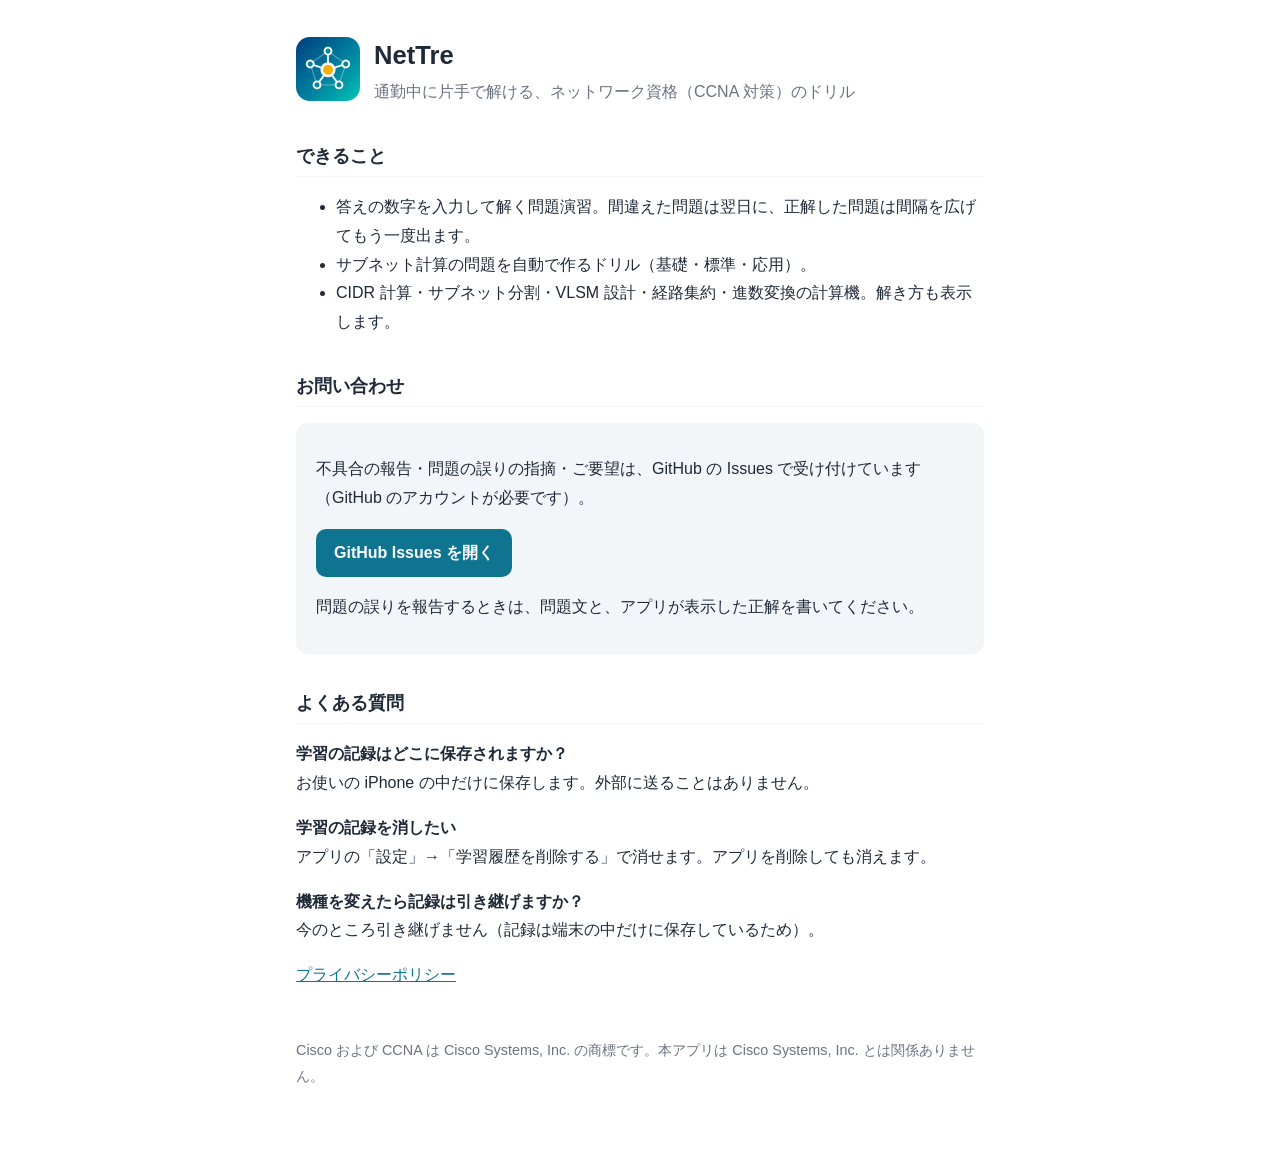
<file: index.html>
<!doctype html>
<html lang="ja">
<head>
<meta charset="utf-8">
<meta name="viewport" content="width=device-width, initial-scale=1">
<title>NetTre サポート</title>
<link rel="stylesheet" href="style.css">
</head>
<body>
<main>
  <header>
    <img src="icon.png" alt="">
    <div>
      <h1>NetTre</h1>
      <p class="lead">通勤中に片手で解ける、ネットワーク資格（CCNA 対策）のドリル</p>
    </div>
  </header>

  <h2>できること</h2>
  <ul>
    <li>答えの数字を入力して解く問題演習。間違えた問題は翌日に、正解した問題は間隔を広げてもう一度出ます。</li>
    <li>サブネット計算の問題を自動で作るドリル（基礎・標準・応用）。</li>
    <li>CIDR 計算・サブネット分割・VLSM 設計・経路集約・進数変換の計算機。解き方も表示します。</li>
  </ul>

  <h2>お問い合わせ</h2>
  <div class="card">
    <p>不具合の報告・問題の誤りの指摘・ご要望は、GitHub の Issues で受け付けています（GitHub のアカウントが必要です）。</p>
    <p><a class="button" href="https://github.com/vfgnp/NetTre/issues">GitHub Issues を開く</a></p>
    <p>問題の誤りを報告するときは、問題文と、アプリが表示した正解を書いてください。</p>
  </div>

  <h2>よくある質問</h2>
  <p><strong>学習の記録はどこに保存されますか？</strong><br>
  お使いの iPhone の中だけに保存します。外部に送ることはありません。</p>
  <p><strong>学習の記録を消したい</strong><br>
  アプリの「設定」→「学習履歴を削除する」で消せます。アプリを削除しても消えます。</p>
  <p><strong>機種を変えたら記録は引き継げますか？</strong><br>
  今のところ引き継げません（記録は端末の中だけに保存しているため）。</p>

  <p><a href="privacy.html">プライバシーポリシー</a></p>
  <footer>Cisco および CCNA は Cisco Systems, Inc. の商標です。本アプリは Cisco Systems, Inc. とは関係ありません。</footer>
</main>
</body>
</html>
</file>
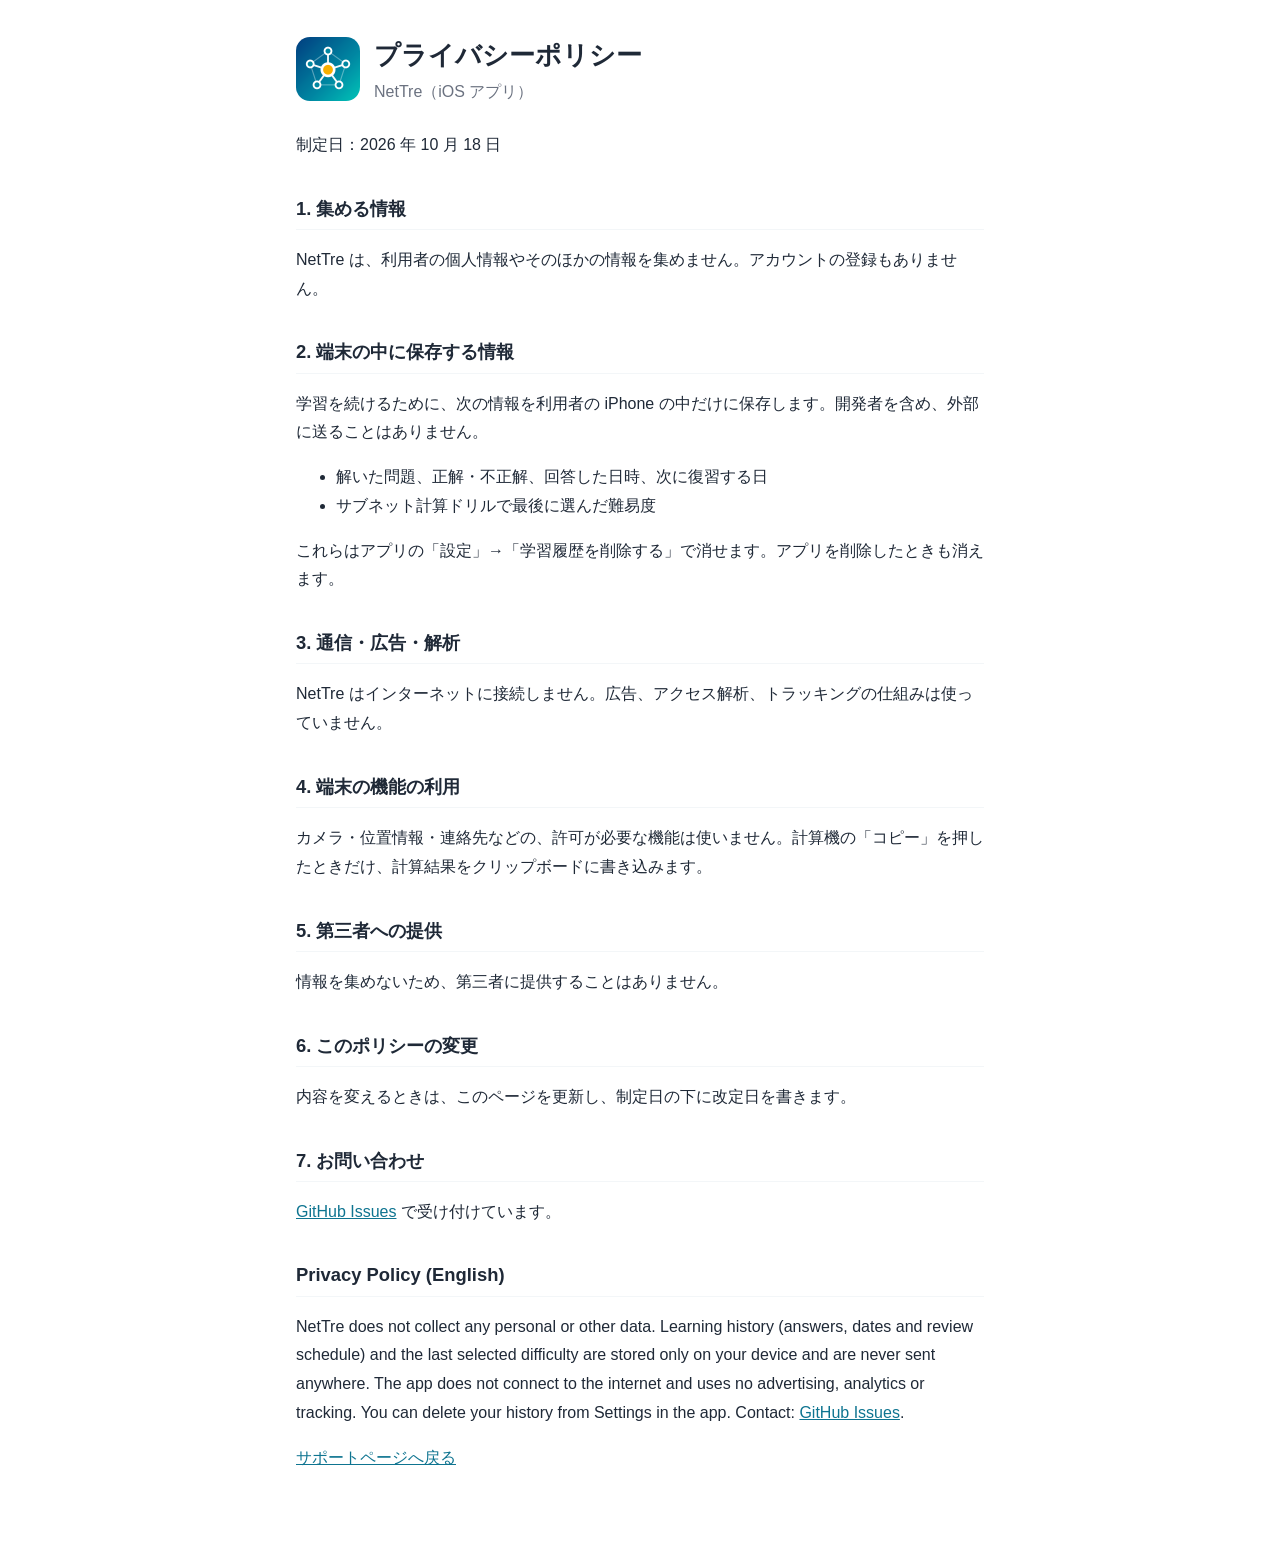
<file: privacy.html>
<!doctype html>
<html lang="ja">
<head>
<meta charset="utf-8">
<meta name="viewport" content="width=device-width, initial-scale=1">
<title>NetTre プライバシーポリシー</title>
<link rel="stylesheet" href="style.css">
</head>
<body>
<main>
  <header>
    <img src="icon.png" alt="">
    <div>
      <h1>プライバシーポリシー</h1>
      <p class="lead">NetTre（iOS アプリ）</p>
    </div>
  </header>

  <p>制定日：2026 年 10 月 18 日</p>

  <h2>1. 集める情報</h2>
  <p>NetTre は、利用者の個人情報やそのほかの情報を集めません。アカウントの登録もありません。</p>

  <h2>2. 端末の中に保存する情報</h2>
  <p>学習を続けるために、次の情報を利用者の iPhone の中だけに保存します。開発者を含め、外部に送ることはありません。</p>
  <ul>
    <li>解いた問題、正解・不正解、回答した日時、次に復習する日</li>
    <li>サブネット計算ドリルで最後に選んだ難易度</li>
  </ul>
  <p>これらはアプリの「設定」→「学習履歴を削除する」で消せます。アプリを削除したときも消えます。</p>

  <h2>3. 通信・広告・解析</h2>
  <p>NetTre はインターネットに接続しません。広告、アクセス解析、トラッキングの仕組みは使っていません。</p>

  <h2>4. 端末の機能の利用</h2>
  <p>カメラ・位置情報・連絡先などの、許可が必要な機能は使いません。計算機の「コピー」を押したときだけ、計算結果をクリップボードに書き込みます。</p>

  <h2>5. 第三者への提供</h2>
  <p>情報を集めないため、第三者に提供することはありません。</p>

  <h2>6. このポリシーの変更</h2>
  <p>内容を変えるときは、このページを更新し、制定日の下に改定日を書きます。</p>

  <h2>7. お問い合わせ</h2>
  <p><a href="https://github.com/vfgnp/NetTre/issues">GitHub Issues</a> で受け付けています。</p>

  <h2>Privacy Policy (English)</h2>
  <p>NetTre does not collect any personal or other data. Learning history (answers, dates and review schedule) and the last selected difficulty are stored only on your device and are never sent anywhere. The app does not connect to the internet and uses no advertising, analytics or tracking. You can delete your history from Settings in the app. Contact: <a href="https://github.com/vfgnp/NetTre/issues">GitHub Issues</a>.</p>

  <p><a href="index.html">サポートページへ戻る</a></p>
</main>
</body>
</html>
</file>
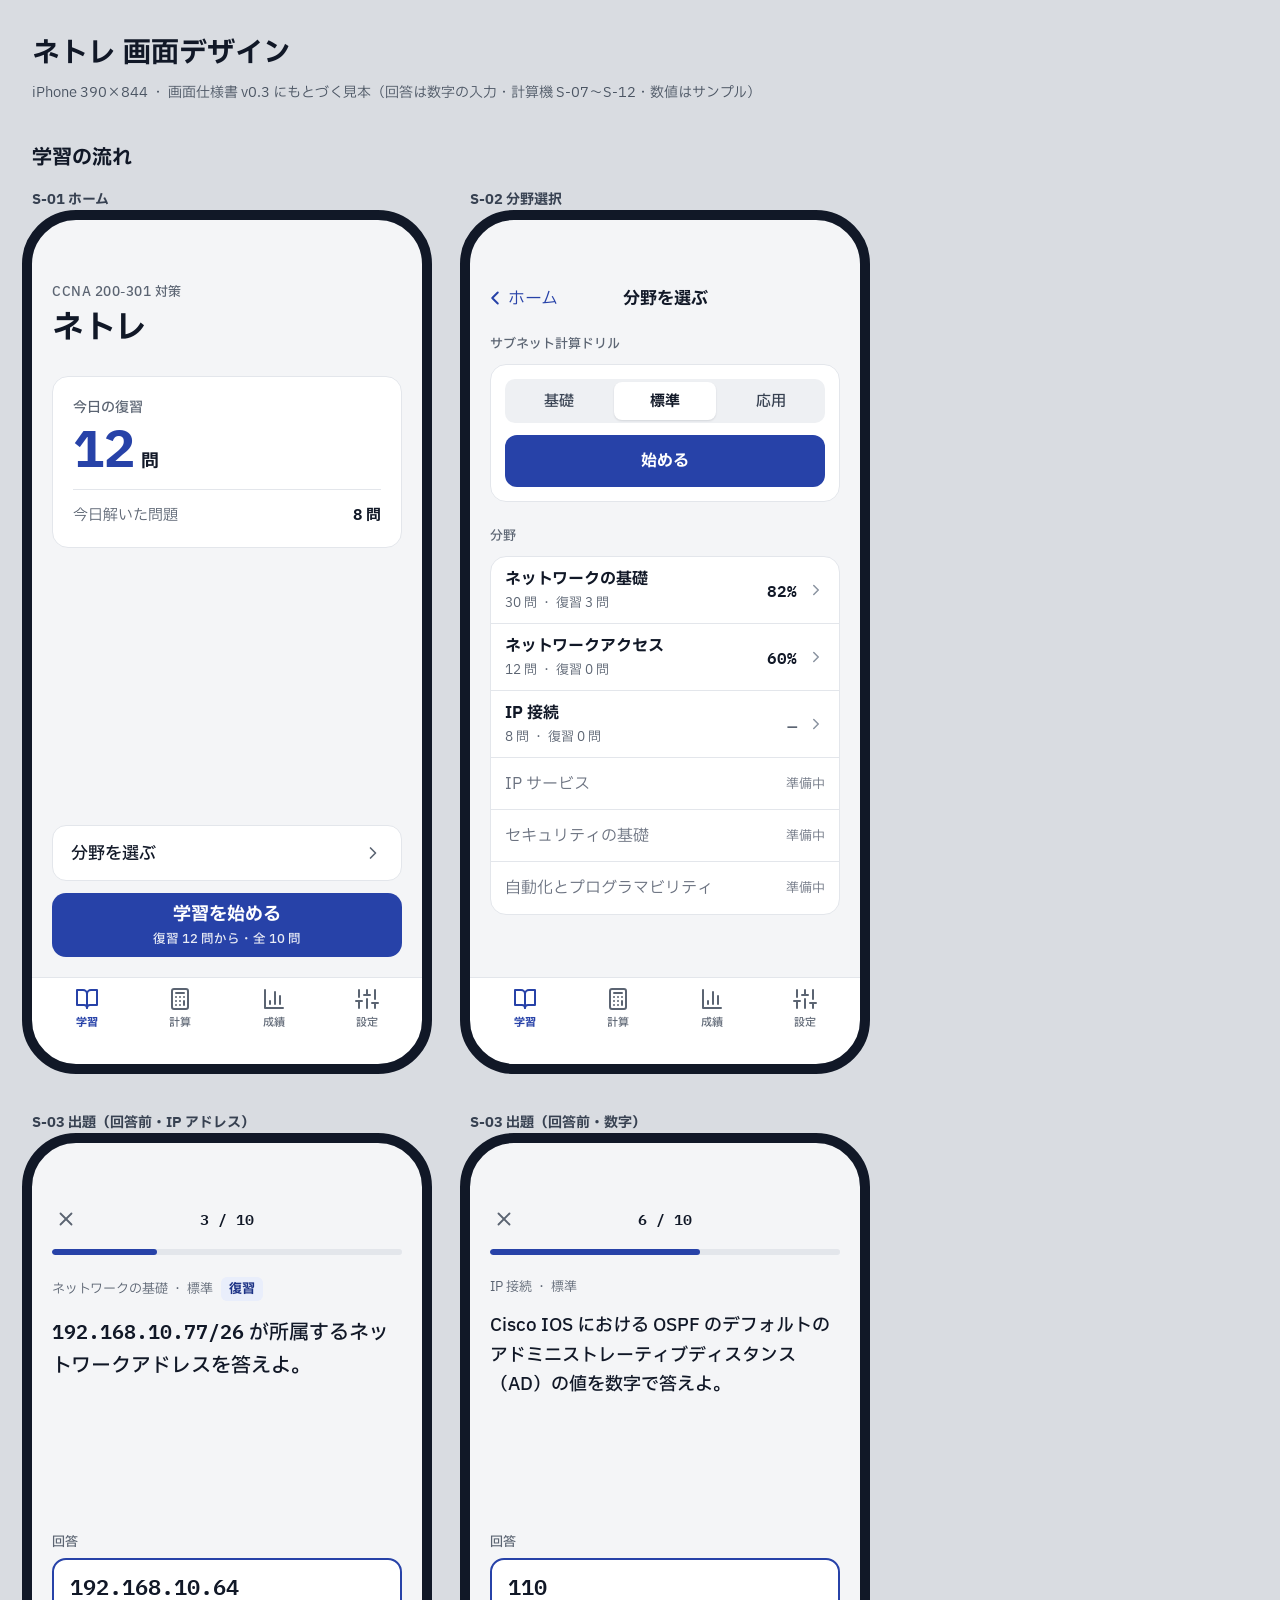
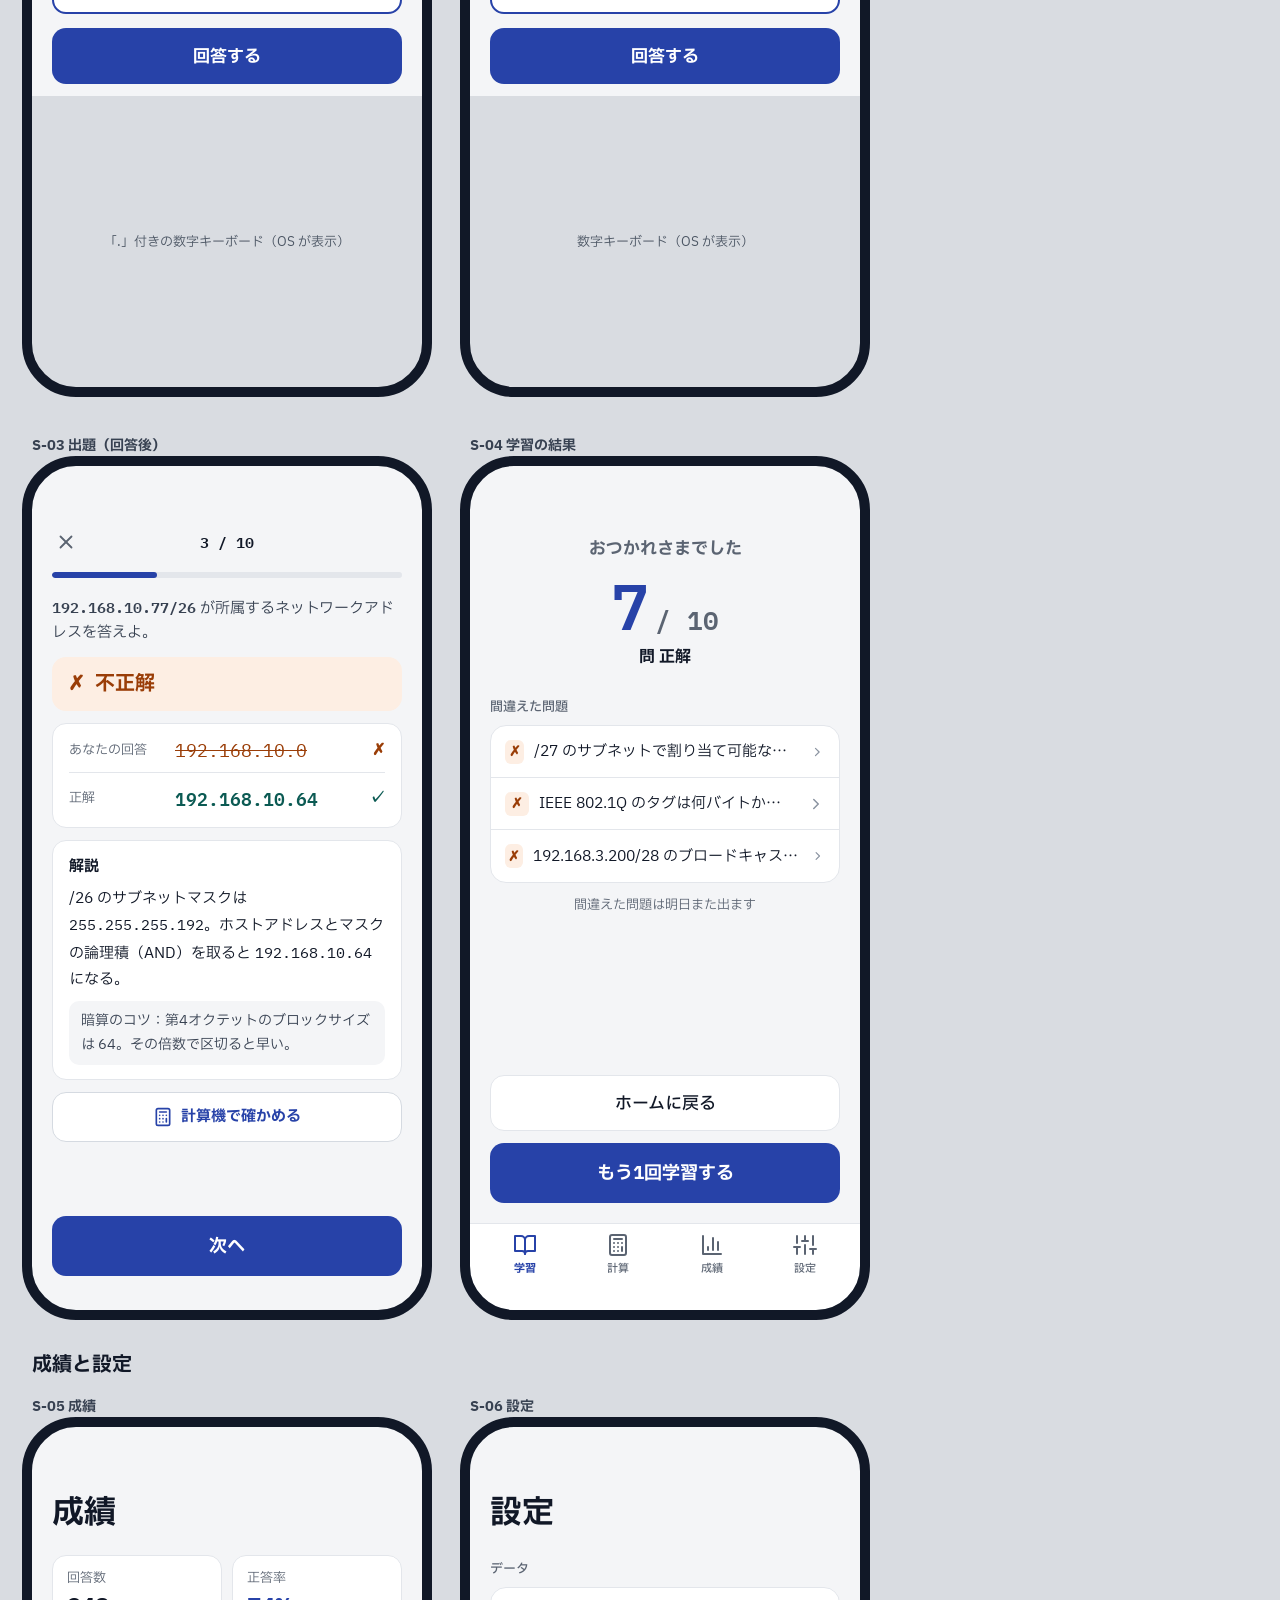
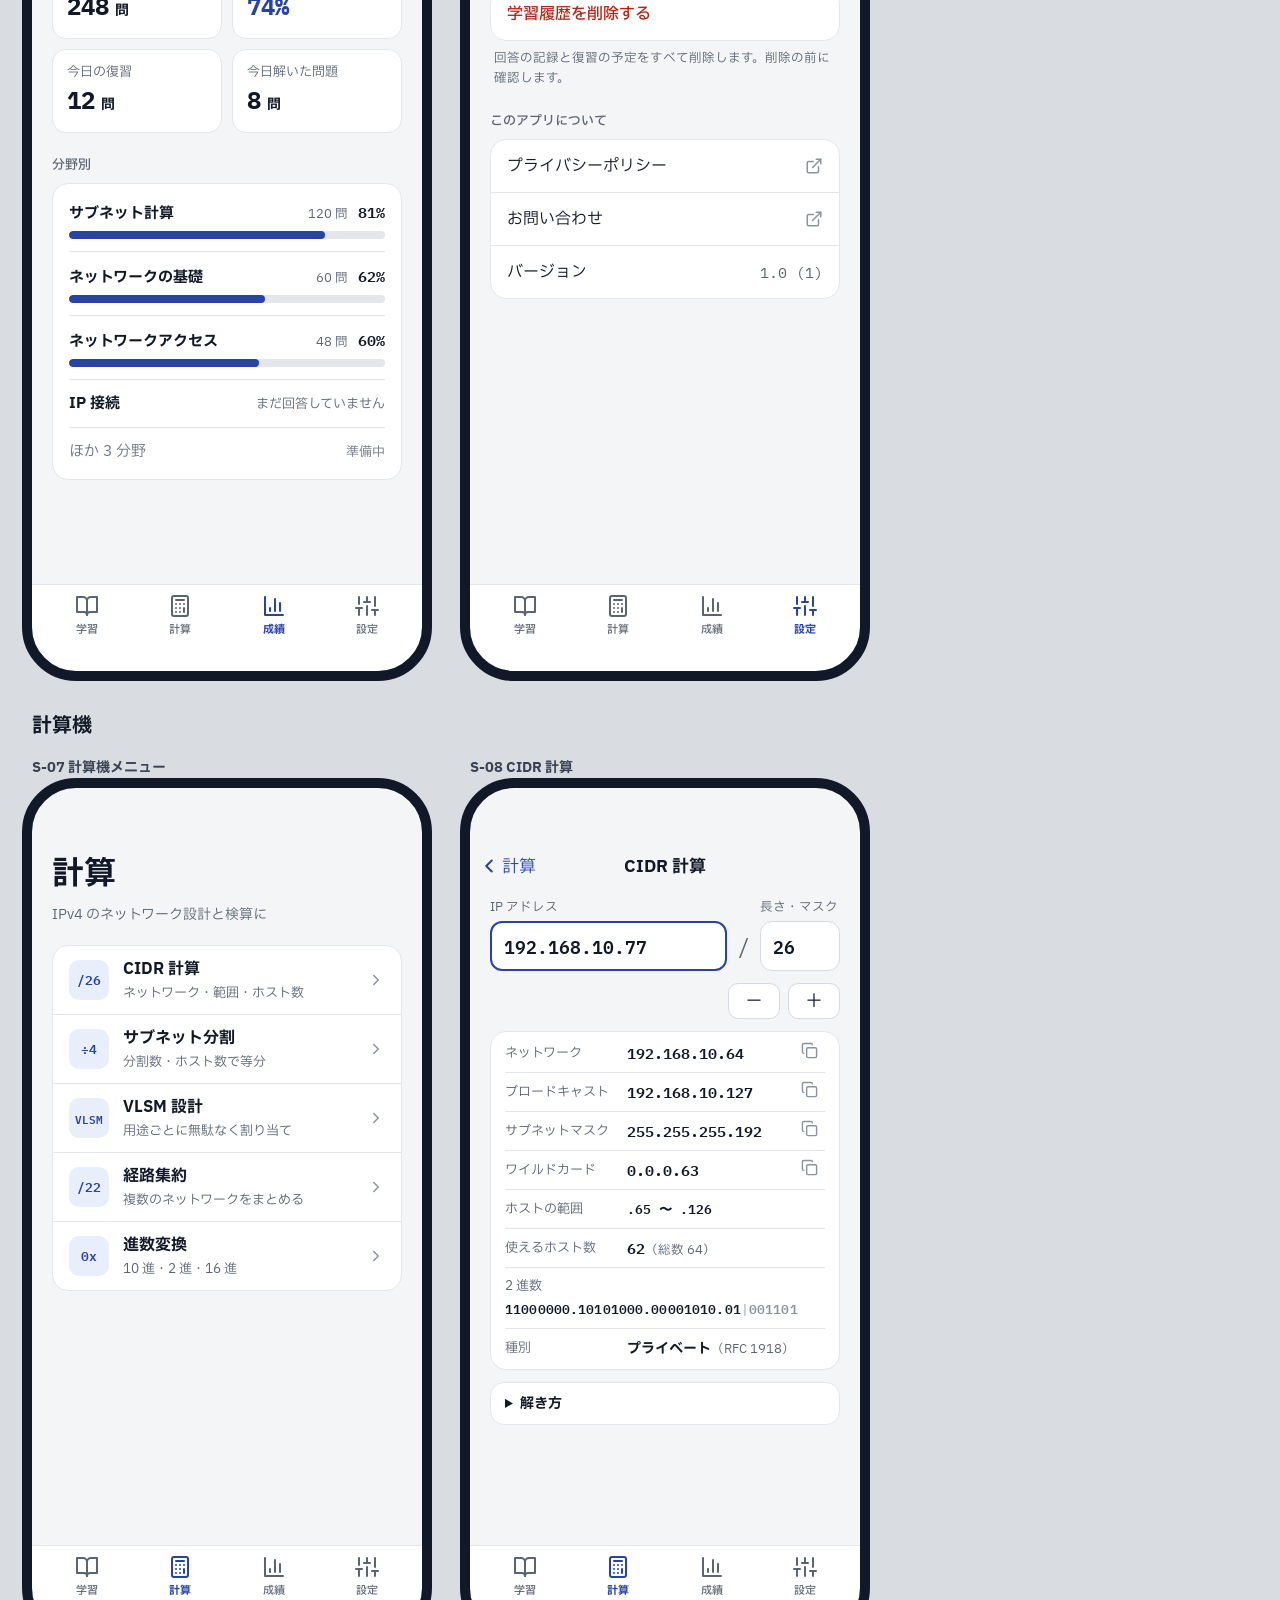
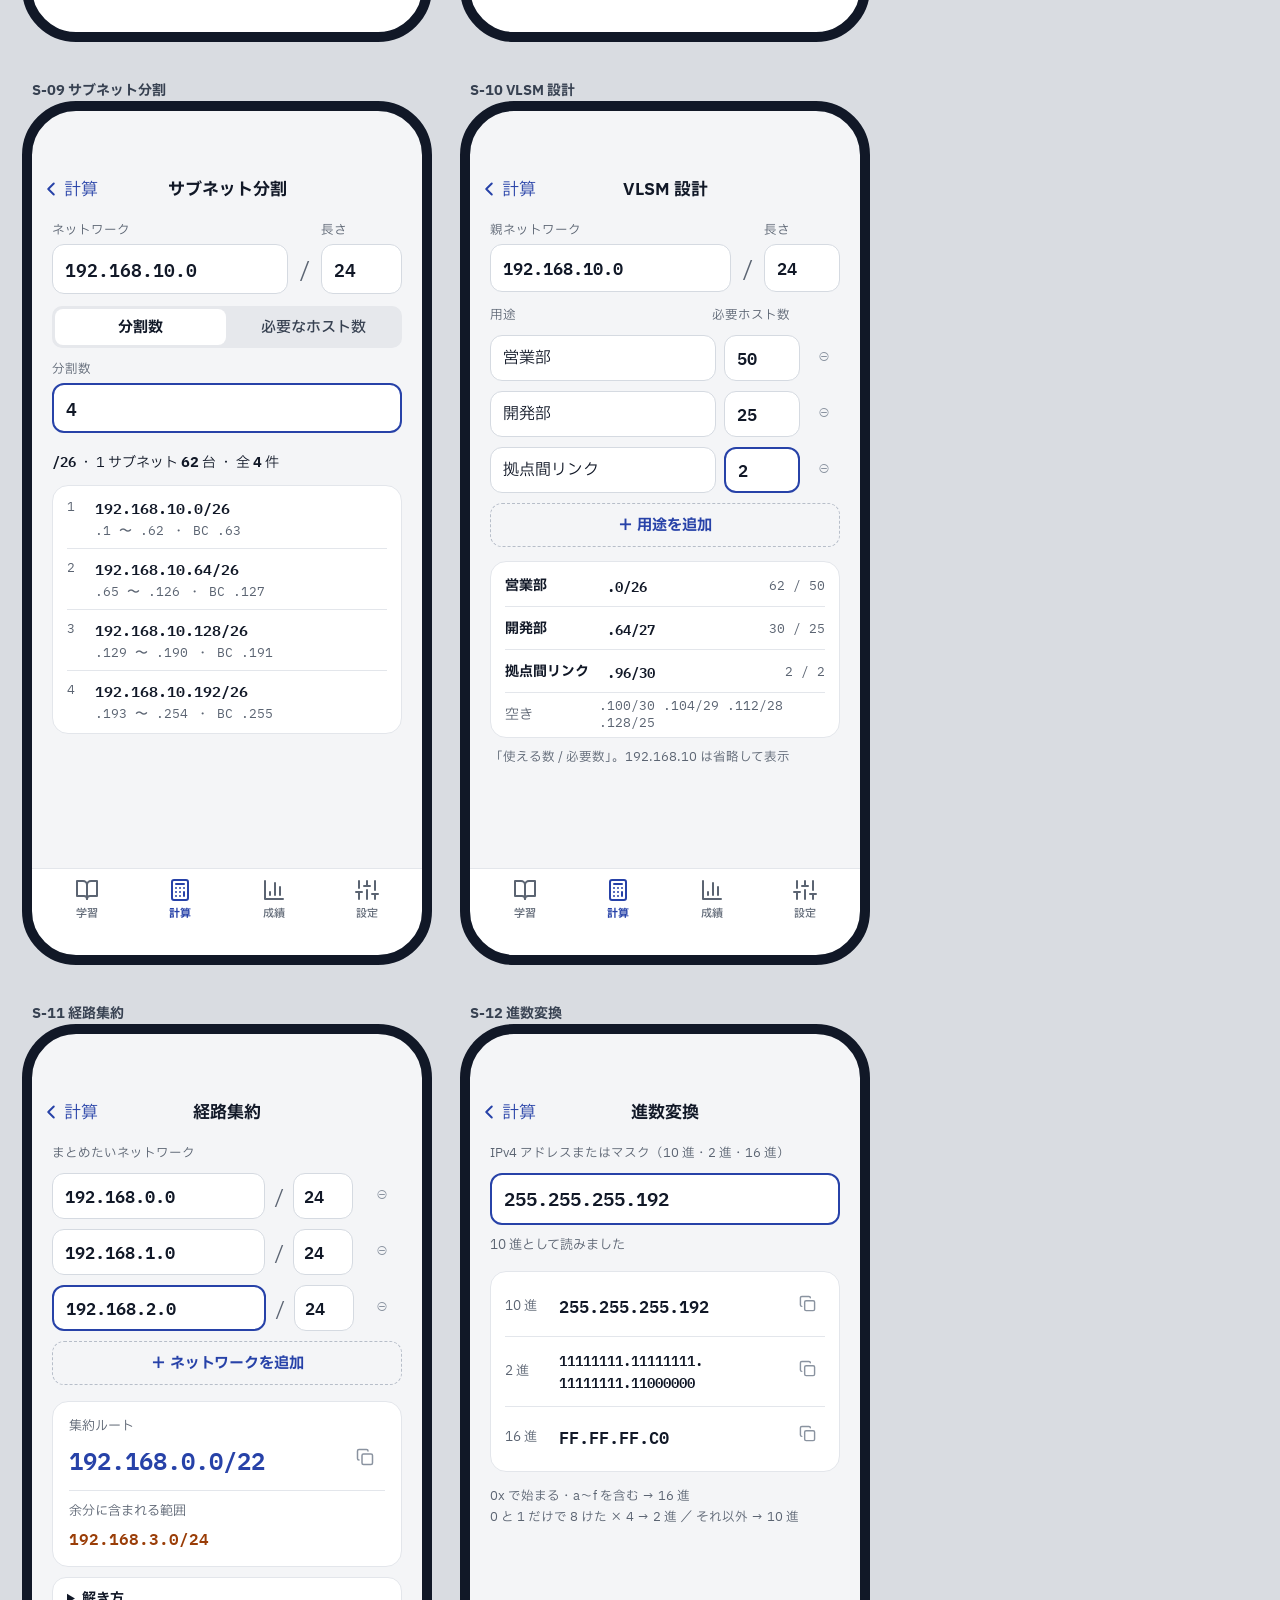
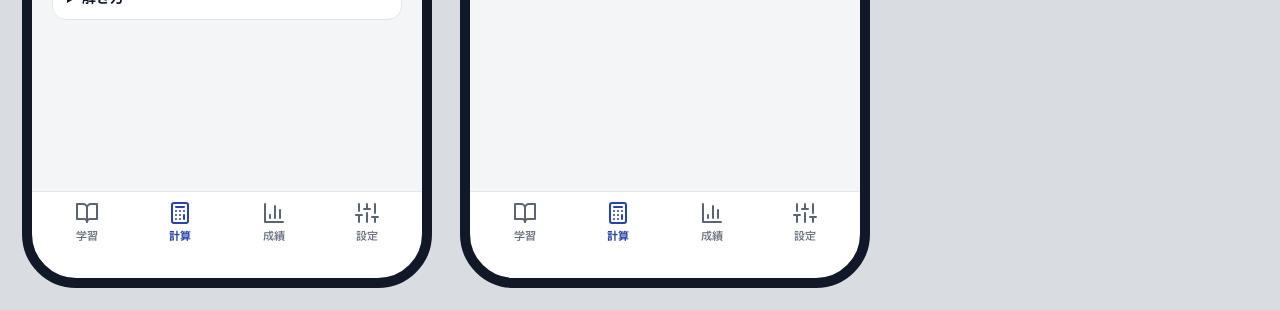
<file: design/nettre-screens.html>
<!doctype html>
<html lang="ja"><head><meta charset="utf-8"><title>ネトレ 画面デザイン</title>
<meta name="viewport" content="width=device-width, initial-scale=1">
<link rel="preconnect" href="https://fonts.googleapis.com">
<link href="https://fonts.googleapis.com/css2?family=IBM+Plex+Sans+JP:wght@400;500;700&family=IBM+Plex+Mono:wght@500;600&display=swap" rel="stylesheet">
<style>
body{margin:0;background:#D9DCE1;font-family:'IBM Plex Sans JP','Hiragino Sans',sans-serif;color:#111827;padding:32px}
h1{margin:0 0 8px;font-size:28px} h2{margin:40px 0 16px;font-size:20px}
.row{display:flex;gap:48px;flex-wrap:wrap}
figure{margin:0} figcaption{font-size:14px;font-weight:700;margin-bottom:10px;color:#374151}
.ph{width:390px;height:844px;border-radius:44px;overflow:hidden;background:#F4F5F7;outline:10px solid #111827}
button,input{font-family:inherit}
</style></head><body>
<h1>ネトレ 画面デザイン</h1>
<p style="margin:0;color:#4B5563;font-size:14px">iPhone 390×844 ・ 画面仕様書 v0.3 にもとづく見本（回答は数字の入力・計算機 S-07〜S-12・数値はサンプル）</p>
<h2>学習の流れ</h2><div class="row"><figure><figcaption>S-01 ホーム</figcaption><div class="ph">

<div style="width: 390px; height: 844px; box-sizing: border-box; background: #F4F5F7; color: #111827; font-family: 'IBM Plex Sans JP', 'Hiragino Sans', sans-serif; display: flex; flex-direction: column; padding-top: 62px">
  <header style="padding: 0 20px; display: flex; flex-direction: column; gap: 2px">
    <span style="font-size: 13px; font-weight: 500; color: #5B6472; letter-spacing: 0.04em">CCNA 200-301 対策</span>
    <h1 style="margin: 0; font-size: 32px; font-weight: 700; letter-spacing: -0.01em">ネトレ</h1>
  </header>
  <section aria-label="今日の学習" style="margin: 24px 20px 0; background: #FFFFFF; border: 1px solid #E3E6EB; border-radius: 16px; padding: 20px; display: flex; flex-direction: column; gap: 14px">
    <div style="display: flex; flex-direction: column; gap: 4px">
      <span style="font-size: 14px; font-weight: 500; color: #5B6472">今日の復習</span>
      <div style="display: flex; align-items: baseline; gap: 6px">
        <span style="font-size: 52px; font-weight: 700; line-height: 1; color: #2742A8; font-family: 'IBM Plex Mono', monospace">12</span>
        <span style="font-size: 18px; font-weight: 700">問</span>
      </div>
    </div>
    <div style="height: 1px; background: #E3E6EB"></div>
    <div style="display: flex; justify-content: space-between; align-items: center; font-size: 15px">
      <span style="color: #5B6472">今日解いた問題</span>
      <span style="font-weight: 700">8 問</span>
    </div>
  </section>
  <div style="flex-grow: 1"></div>
  <div style="padding: 0 20px 20px; display: flex; flex-direction: column; gap: 12px">
    <button type="button" style="height: 56px; border-radius: 14px; border: 1px solid #E3E6EB; background: #FFFFFF; color: #111827; font-size: 17px; font-weight: 500; display: flex; align-items: center; justify-content: space-between; padding: 0 18px; cursor: pointer">
      <span>分野を選ぶ</span>
      <svg aria-hidden="true" width="20" height="20" viewBox="0 0 24 24" fill="none" stroke="#5B6472" stroke-width="2" stroke-linecap="round" stroke-linejoin="round"><path d="m9 18 6-6-6-6"></path></svg>
    </button>
    <button type="button" style="height: 64px; border-radius: 14px; border: none; background: #2742A8; color: #FFFFFF; font-size: 18px; font-weight: 700; display: flex; flex-direction: column; align-items: center; justify-content: center; gap: 2px; cursor: pointer">
      <span>学習を始める</span>
      <span style="font-size: 12.5px; font-weight: 500; opacity: 0.9">復習 12 問から・全 10 問</span>
    </button>
  </div>
  <nav aria-label="タブ" style="background: #FFFFFF; border-top: 1px solid #E3E6EB; display: flex; padding: 6px 8px 30px">
    <button type="button" aria-current="page" style="flex: 1; min-height: 50px; border: none; background: none; display: flex; flex-direction: column; align-items: center; justify-content: center; gap: 3px; color: #2742A8; font-size: 11px; font-weight: 700; cursor: pointer">
      <svg aria-hidden="true" width="24" height="24" viewBox="0 0 24 24" fill="none" stroke="currentColor" stroke-width="2" stroke-linecap="round" stroke-linejoin="round"><path d="M2 3h6a4 4 0 0 1 4 4v14a3 3 0 0 0-3-3H2z"></path><path d="M22 3h-6a4 4 0 0 0-4 4v14a3 3 0 0 1 3-3h7z"></path></svg>
      <span>学習</span>
    </button>
    <button type="button" style="flex: 1; min-height: 50px; border: none; background: none; display: flex; flex-direction: column; align-items: center; justify-content: center; gap: 3px; color: #5B6472; font-size: 11px; font-weight: 500; cursor: pointer">
      <svg aria-hidden="true" width="24" height="24" viewBox="0 0 24 24" fill="none" stroke="currentColor" stroke-width="2" stroke-linecap="round" stroke-linejoin="round"><rect width="16" height="20" x="4" y="2" rx="2"></rect><path d="M8 6h8"></path><path d="M16 14v4"></path><path d="M16 10h.01"></path><path d="M12 10h.01"></path><path d="M8 10h.01"></path><path d="M12 14h.01"></path><path d="M8 14h.01"></path><path d="M12 18h.01"></path><path d="M8 18h.01"></path></svg>
      <span>計算</span>
    </button>
    <button type="button" style="flex: 1; min-height: 50px; border: none; background: none; display: flex; flex-direction: column; align-items: center; justify-content: center; gap: 3px; color: #5B6472; font-size: 11px; font-weight: 500; cursor: pointer">
      <svg aria-hidden="true" width="24" height="24" viewBox="0 0 24 24" fill="none" stroke="currentColor" stroke-width="2" stroke-linecap="round" stroke-linejoin="round"><path d="M3 3v18h18"></path><path d="M18 17V9"></path><path d="M13 17V5"></path><path d="M8 17v-3"></path></svg>
      <span>成績</span>
    </button>
    <button type="button" style="flex: 1; min-height: 50px; border: none; background: none; display: flex; flex-direction: column; align-items: center; justify-content: center; gap: 3px; color: #5B6472; font-size: 11px; font-weight: 500; cursor: pointer">
      <svg aria-hidden="true" width="24" height="24" viewBox="0 0 24 24" fill="none" stroke="currentColor" stroke-width="2" stroke-linecap="round" stroke-linejoin="round"><path d="M4 21v-7"></path><path d="M4 10V3"></path><path d="M12 21v-9"></path><path d="M12 8V3"></path><path d="M20 21v-5"></path><path d="M20 12V3"></path><path d="M1 14h6"></path><path d="M9 8h6"></path><path d="M17 16h6"></path></svg>
      <span>設定</span>
    </button>
  </nav>
</div>
</div></figure><figure><figcaption>S-02 分野選択</figcaption><div class="ph">

<div style="width: 390px; height: 844px; box-sizing: border-box; background: #F4F5F7; color: #111827; font-family: 'IBM Plex Sans JP', 'Hiragino Sans', sans-serif; display: flex; flex-direction: column; padding-top: 54px">
  <header style="height: 48px; padding: 0 8px; display: flex; align-items: center; position: relative">
    <button type="button" aria-label="ホームに戻る" style="min-width: 44px; height: 44px; border: none; background: none; color: #2742A8; display: flex; align-items: center; gap: 2px; font-size: 17px; cursor: pointer">
      <svg aria-hidden="true" width="22" height="22" viewBox="0 0 24 24" fill="none" stroke="currentColor" stroke-width="2.2" stroke-linecap="round" stroke-linejoin="round"><path d="m15 18-6-6 6-6"></path></svg>
      <span>ホーム</span>
    </button>
    <h1 style="position: absolute; left: 0; right: 0; text-align: center; margin: 0; font-size: 17px; font-weight: 700; pointer-events: none">分野を選ぶ</h1>
  </header>
  <div style="flex-grow: 1; overflow: hidden; padding: 12px 20px 0; display: flex; flex-direction: column; gap: 10px">
    <h2 style="margin: 0; font-size: 13px; font-weight: 500; color: #5B6472">サブネット計算ドリル</h2>
    <section style="background: #FFFFFF; border: 1px solid #E3E6EB; border-radius: 16px; padding: 14px; display: flex; flex-direction: column; gap: 12px">
      <div role="radiogroup" aria-label="難易度" style="display: flex; background: #EEF0F3; border-radius: 10px; padding: 3px; gap: 3px">
        <button type="button" role="radio" aria-checked="false" style="flex: 1; height: 38px; border: none; border-radius: 8px; background: transparent; color: #374151; font-size: 15px; font-weight: 500; cursor: pointer">基礎</button>
        <button type="button" role="radio" aria-checked="true" style="flex: 1; height: 38px; border: none; border-radius: 8px; background: #FFFFFF; color: #111827; font-size: 15px; font-weight: 700; box-shadow: 0 1px 2px rgba(17,24,39,0.12); cursor: pointer">標準</button>
        <button type="button" role="radio" aria-checked="false" style="flex: 1; height: 38px; border: none; border-radius: 8px; background: transparent; color: #374151; font-size: 15px; font-weight: 500; cursor: pointer">応用</button>
      </div>
      <button type="button" style="height: 52px; border: none; border-radius: 12px; background: #2742A8; color: #FFFFFF; font-size: 16px; font-weight: 700; cursor: pointer">始める</button>
    </section>
    <h2 style="margin: 14px 0 0; font-size: 13px; font-weight: 500; color: #5B6472">分野</h2>
    <section style="background: #FFFFFF; border: 1px solid #E3E6EB; border-radius: 16px; display: flex; flex-direction: column">
      <button type="button" style="min-height: 64px; border: none; border-bottom: 1px solid #E3E6EB; background: none; padding: 10px 14px; display: flex; align-items: center; gap: 10px; text-align: left; cursor: pointer; color: #111827">
        <span style="flex-grow: 1; display: flex; flex-direction: column; gap: 2px"><span style="font-size: 16px; font-weight: 700">ネットワークの基礎</span><span style="font-size: 13px; color: #5B6472">30 問 ・ 復習 3 問</span></span>
        <span style="font-family: 'IBM Plex Mono', monospace; font-size: 16px; font-weight: 600">82%</span>
        <svg aria-hidden="true" width="18" height="18" viewBox="0 0 24 24" fill="none" stroke="#8A93A0" stroke-width="2" stroke-linecap="round" stroke-linejoin="round"><path d="m9 18 6-6-6-6"></path></svg>
      </button>
      <button type="button" style="min-height: 64px; border: none; border-bottom: 1px solid #E3E6EB; background: none; padding: 10px 14px; display: flex; align-items: center; gap: 10px; text-align: left; cursor: pointer; color: #111827">
        <span style="flex-grow: 1; display: flex; flex-direction: column; gap: 2px"><span style="font-size: 16px; font-weight: 700">ネットワークアクセス</span><span style="font-size: 13px; color: #5B6472">12 問 ・ 復習 0 問</span></span>
        <span style="font-family: 'IBM Plex Mono', monospace; font-size: 16px; font-weight: 600">60%</span>
        <svg aria-hidden="true" width="18" height="18" viewBox="0 0 24 24" fill="none" stroke="#8A93A0" stroke-width="2" stroke-linecap="round" stroke-linejoin="round"><path d="m9 18 6-6-6-6"></path></svg>
      </button>
      <button type="button" style="min-height: 64px; border: none; border-bottom: 1px solid #E3E6EB; background: none; padding: 10px 14px; display: flex; align-items: center; gap: 10px; text-align: left; cursor: pointer; color: #111827">
        <span style="flex-grow: 1; display: flex; flex-direction: column; gap: 2px"><span style="font-size: 16px; font-weight: 700">IP 接続</span><span style="font-size: 13px; color: #5B6472">8 問 ・ 復習 0 問</span></span>
        <span style="font-family: 'IBM Plex Mono', monospace; font-size: 16px; font-weight: 600; color: #5B6472">―</span>
        <svg aria-hidden="true" width="18" height="18" viewBox="0 0 24 24" fill="none" stroke="#8A93A0" stroke-width="2" stroke-linecap="round" stroke-linejoin="round"><path d="m9 18 6-6-6-6"></path></svg>
      </button>
      <button type="button" disabled style="min-height: 52px; border: none; border-bottom: 1px solid #E3E6EB; background: none; padding: 10px 14px; display: flex; align-items: center; text-align: left; color: #6B7280">
        <span style="flex-grow: 1; font-size: 16px">IP サービス</span><span style="font-size: 13px">準備中</span>
      </button>
      <button type="button" disabled style="min-height: 52px; border: none; border-bottom: 1px solid #E3E6EB; background: none; padding: 10px 14px; display: flex; align-items: center; text-align: left; color: #6B7280">
        <span style="flex-grow: 1; font-size: 16px">セキュリティの基礎</span><span style="font-size: 13px">準備中</span>
      </button>
      <button type="button" disabled style="min-height: 52px; border: none; background: none; padding: 10px 14px; display: flex; align-items: center; text-align: left; color: #6B7280">
        <span style="flex-grow: 1; font-size: 16px">自動化とプログラマビリティ</span><span style="font-size: 13px">準備中</span>
      </button>
    </section>
  </div>
  <nav aria-label="タブ" style="background: #FFFFFF; border-top: 1px solid #E3E6EB; display: flex; padding: 6px 8px 30px">
    <button type="button" aria-current="page" style="flex: 1; min-height: 50px; border: none; background: none; display: flex; flex-direction: column; align-items: center; justify-content: center; gap: 3px; color: #2742A8; font-size: 11px; font-weight: 700; cursor: pointer">
      <svg aria-hidden="true" width="24" height="24" viewBox="0 0 24 24" fill="none" stroke="currentColor" stroke-width="2" stroke-linecap="round" stroke-linejoin="round"><path d="M2 3h6a4 4 0 0 1 4 4v14a3 3 0 0 0-3-3H2z"></path><path d="M22 3h-6a4 4 0 0 0-4 4v14a3 3 0 0 1 3-3h7z"></path></svg>
      <span>学習</span>
    </button>
    <button type="button" style="flex: 1; min-height: 50px; border: none; background: none; display: flex; flex-direction: column; align-items: center; justify-content: center; gap: 3px; color: #5B6472; font-size: 11px; font-weight: 500; cursor: pointer">
      <svg aria-hidden="true" width="24" height="24" viewBox="0 0 24 24" fill="none" stroke="currentColor" stroke-width="2" stroke-linecap="round" stroke-linejoin="round"><rect width="16" height="20" x="4" y="2" rx="2"></rect><path d="M8 6h8"></path><path d="M16 14v4"></path><path d="M16 10h.01"></path><path d="M12 10h.01"></path><path d="M8 10h.01"></path><path d="M12 14h.01"></path><path d="M8 14h.01"></path><path d="M12 18h.01"></path><path d="M8 18h.01"></path></svg>
      <span>計算</span>
    </button>
    <button type="button" style="flex: 1; min-height: 50px; border: none; background: none; display: flex; flex-direction: column; align-items: center; justify-content: center; gap: 3px; color: #5B6472; font-size: 11px; font-weight: 500; cursor: pointer">
      <svg aria-hidden="true" width="24" height="24" viewBox="0 0 24 24" fill="none" stroke="currentColor" stroke-width="2" stroke-linecap="round" stroke-linejoin="round"><path d="M3 3v18h18"></path><path d="M18 17V9"></path><path d="M13 17V5"></path><path d="M8 17v-3"></path></svg>
      <span>成績</span>
    </button>
    <button type="button" style="flex: 1; min-height: 50px; border: none; background: none; display: flex; flex-direction: column; align-items: center; justify-content: center; gap: 3px; color: #5B6472; font-size: 11px; font-weight: 500; cursor: pointer">
      <svg aria-hidden="true" width="24" height="24" viewBox="0 0 24 24" fill="none" stroke="currentColor" stroke-width="2" stroke-linecap="round" stroke-linejoin="round"><path d="M4 21v-7"></path><path d="M4 10V3"></path><path d="M12 21v-9"></path><path d="M12 8V3"></path><path d="M20 21v-5"></path><path d="M20 12V3"></path><path d="M1 14h6"></path><path d="M9 8h6"></path><path d="M17 16h6"></path></svg>
      <span>設定</span>
    </button>
  </nav>
</div>
</div></figure><figure><figcaption>S-03 出題（回答前・IP アドレス）</figcaption><div class="ph">

<div style="width: 390px; height: 844px; box-sizing: border-box; background: #F4F5F7; color: #111827; font-family: 'IBM Plex Sans JP', 'Hiragino Sans', sans-serif; display: flex; flex-direction: column; padding-top: 54px">
  <header style="padding: 0 12px; display: flex; flex-direction: column; gap: 8px">
    <div style="height: 44px; display: flex; align-items: center; position: relative">
      <button type="button" aria-label="学習を中断する" style="width: 44px; height: 44px; border: none; background: none; color: #5B6472; display: flex; align-items: center; justify-content: center; cursor: pointer">
        <svg aria-hidden="true" width="22" height="22" viewBox="0 0 24 24" fill="none" stroke="currentColor" stroke-width="2" stroke-linecap="round" stroke-linejoin="round"><path d="M18 6 6 18"></path><path d="m6 6 12 12"></path></svg>
      </button>
      <span style="position: absolute; left: 0; right: 0; text-align: center; font-family: 'IBM Plex Mono', monospace; font-size: 15px; font-weight: 600; pointer-events: none">3 / 10</span>
    </div>
    <div role="progressbar" aria-label="進み具合" aria-valuemin="0" aria-valuemax="10" aria-valuenow="3" style="margin: 0 8px; height: 6px; background: #E3E6EB; border-radius: 3px; overflow: hidden">
      <div style="width: 30%; height: 6px; background: #2742A8; border-radius: 3px"></div>
    </div>
  </header>
  <main style="flex-grow: 1; padding: 22px 20px 0; display: flex; flex-direction: column; gap: 14px">
    <div style="display: flex; gap: 8px; align-items: center; font-size: 13px">
      <span style="color: #5B6472">ネットワークの基礎 ・ 標準</span>
      <span style="background: #E9EEFB; color: #1C3285; font-weight: 700; padding: 2px 8px; border-radius: 6px">復習</span>
    </div>
    <p style="margin: 0; font-size: 20px; font-weight: 500; line-height: 1.65"><span style="font-family: 'IBM Plex Mono', monospace; font-weight: 600">192.168.10.77/26</span> が所属するネットワークアドレスを答えよ。</p>
    <div style="flex-grow: 1"></div>
    <div style="display: flex; flex-direction: column; gap: 6px">
      <label for="answer" style="font-size: 13px; font-weight: 500; color: #5B6472">回答</label>
      <input id="answer" type="text" inputmode="decimal" value="192.168.10.64" style="height: 56px; box-sizing: border-box; border-radius: 14px; border: 2px solid #2742A8; background: #FFFFFF; padding: 0 16px; font-family: 'IBM Plex Mono', monospace; font-size: 22px; font-weight: 600; color: #111827">
    </div>
    <button type="button" style="height: 56px; border-radius: 14px; border: none; background: #2742A8; color: #FFFFFF; font-size: 17px; font-weight: 700; cursor: pointer; margin-bottom: 12px">回答する</button>
  </main>
  <div aria-hidden="true" style="height: 291px; background: #D9DCE1; display: flex; align-items: center; justify-content: center; color: #4B5563; font-size: 13px">「.」付きの数字キーボード（OS が表示）</div>
</div>
</div></figure><figure><figcaption>S-03 出題（回答前・数字）</figcaption><div class="ph">

<div style="width: 390px; height: 844px; box-sizing: border-box; background: #F4F5F7; color: #111827; font-family: 'IBM Plex Sans JP', 'Hiragino Sans', sans-serif; display: flex; flex-direction: column; padding-top: 54px">
  <header style="padding: 0 12px; display: flex; flex-direction: column; gap: 8px">
    <div style="height: 44px; display: flex; align-items: center; position: relative">
      <button type="button" aria-label="学習を中断する" style="width: 44px; height: 44px; border: none; background: none; color: #5B6472; display: flex; align-items: center; justify-content: center; cursor: pointer">
        <svg aria-hidden="true" width="22" height="22" viewBox="0 0 24 24" fill="none" stroke="currentColor" stroke-width="2" stroke-linecap="round" stroke-linejoin="round"><path d="M18 6 6 18"></path><path d="m6 6 12 12"></path></svg>
      </button>
      <span style="position: absolute; left: 0; right: 0; text-align: center; font-family: 'IBM Plex Mono', monospace; font-size: 15px; font-weight: 600; pointer-events: none">6 / 10</span>
    </div>
    <div role="progressbar" aria-label="進み具合" aria-valuemin="0" aria-valuemax="10" aria-valuenow="6" style="margin: 0 8px; height: 6px; background: #E3E6EB; border-radius: 3px; overflow: hidden">
      <div style="width: 60%; height: 6px; background: #2742A8; border-radius: 3px"></div>
    </div>
  </header>
  <main style="flex-grow: 1; padding: 22px 20px 0; display: flex; flex-direction: column; gap: 14px">
    <span style="font-size: 13px; color: #5B6472">IP 接続 ・ 標準</span>
    <p style="margin: 0; font-size: 18px; font-weight: 500; line-height: 1.65">Cisco IOS における OSPF のデフォルトのアドミニストレーティブディスタンス（AD）の値を数字で答えよ。</p>
    <div style="flex-grow: 1"></div>
    <div style="display: flex; flex-direction: column; gap: 6px">
      <label for="answer" style="font-size: 13px; font-weight: 500; color: #5B6472">回答</label>
      <input id="answer" type="text" inputmode="numeric" value="110" style="height: 56px; box-sizing: border-box; border-radius: 14px; border: 2px solid #2742A8; background: #FFFFFF; padding: 0 16px; font-family: 'IBM Plex Mono', monospace; font-size: 22px; font-weight: 600; color: #111827">
    </div>
    <button type="button" style="height: 56px; border-radius: 14px; border: none; background: #2742A8; color: #FFFFFF; font-size: 17px; font-weight: 700; cursor: pointer; margin-bottom: 12px">回答する</button>
  </main>
  <div aria-hidden="true" style="height: 291px; background: #D9DCE1; display: flex; align-items: center; justify-content: center; color: #4B5563; font-size: 13px">数字キーボード（OS が表示）</div>
</div>
</div></figure><figure><figcaption>S-03 出題（回答後）</figcaption><div class="ph">

<div style="width: 390px; height: 844px; box-sizing: border-box; background: #F4F5F7; color: #111827; font-family: 'IBM Plex Sans JP', 'Hiragino Sans', sans-serif; display: flex; flex-direction: column; padding-top: 54px">
  <header style="padding: 0 12px; display: flex; flex-direction: column; gap: 8px">
    <div style="height: 44px; display: flex; align-items: center; position: relative">
      <button type="button" aria-label="学習を中断する" style="width: 44px; height: 44px; border: none; background: none; color: #5B6472; display: flex; align-items: center; justify-content: center; cursor: pointer">
        <svg aria-hidden="true" width="22" height="22" viewBox="0 0 24 24" fill="none" stroke="currentColor" stroke-width="2" stroke-linecap="round" stroke-linejoin="round"><path d="M18 6 6 18"></path><path d="m6 6 12 12"></path></svg>
      </button>
      <span style="position: absolute; left: 0; right: 0; text-align: center; font-family: 'IBM Plex Mono', monospace; font-size: 15px; font-weight: 600; pointer-events: none">3 / 10</span>
    </div>
    <div role="progressbar" aria-label="進み具合" aria-valuemin="0" aria-valuemax="10" aria-valuenow="3" style="margin: 0 8px; height: 6px; background: #E3E6EB; border-radius: 3px; overflow: hidden">
      <div style="width: 30%; height: 6px; background: #2742A8; border-radius: 3px"></div>
    </div>
  </header>
  <main style="flex-grow: 1; padding: 18px 20px 0; display: flex; flex-direction: column; gap: 12px; overflow: hidden">
    <p style="margin: 0; font-size: 15px; line-height: 1.6; color: #374151"><span style="font-family: 'IBM Plex Mono', monospace; font-weight: 600">192.168.10.77/26</span> が所属するネットワークアドレスを答えよ。</p>
    <div role="status" style="background: #FDEEE3; color: #9A3D07; border-radius: 14px; padding: 12px 16px; display: flex; align-items: center; gap: 10px">
      <span aria-hidden="true" style="font-size: 20px; font-weight: 700; line-height: 1">✗</span>
      <span style="font-size: 20px; font-weight: 700">不正解</span>
    </div>
    <dl aria-label="回答と正解" style="margin: 0; background: #FFFFFF; border: 1px solid #E3E6EB; border-radius: 14px; padding: 4px 16px">
      <div style="display: flex; align-items: center; gap: 10px; padding: 10px 0; border-bottom: 1px solid #E3E6EB">
        <dt style="width: 96px; font-size: 13px; color: #5B6472">あなたの回答</dt>
        <dd style="margin: 0; flex-grow: 1; font-family: 'IBM Plex Mono', monospace; font-size: 18px; color: #9A3D07; text-decoration: line-through">192.168.10.0</dd>
        <span aria-label="不正解" style="font-size: 16px; font-weight: 700; color: #9A3D07">✗</span>
      </div>
      <div style="display: flex; align-items: center; gap: 10px; padding: 10px 0">
        <dt style="width: 96px; font-size: 13px; color: #5B6472">正解</dt>
        <dd style="margin: 0; flex-grow: 1; font-family: 'IBM Plex Mono', monospace; font-size: 18px; font-weight: 600; color: #0B5A53">192.168.10.64</dd>
        <span aria-label="正解" style="font-size: 16px; font-weight: 700; color: #0B5A53">✓</span>
      </div>
    </dl>
    <section aria-label="解説" style="background: #FFFFFF; border: 1px solid #E3E6EB; border-radius: 14px; padding: 14px 16px; display: flex; flex-direction: column; gap: 8px">
      <h2 style="margin: 0; font-size: 15px; font-weight: 700">解説</h2>
      <p style="margin: 0; font-size: 15px; line-height: 1.75">/26 のサブネットマスクは <span style="font-family: 'IBM Plex Mono', monospace">255.255.255.192</span>。ホストアドレスとマスクの論理積（AND）を取ると <span style="font-family: 'IBM Plex Mono', monospace">192.168.10.64</span> になる。</p>
      <p style="margin: 0; font-size: 14px; line-height: 1.7; color: #374151; background: #F4F5F7; border-radius: 10px; padding: 8px 12px">暗算のコツ：第4オクテットのブロックサイズは 64。その倍数で区切ると早い。</p>
    </section>
    <a href="#" style="min-height: 48px; border-radius: 14px; border: 1px solid #D5DAE1; background: #FFFFFF; color: #2742A8; font-size: 15px; font-weight: 700; display: flex; align-items: center; justify-content: center; gap: 8px; text-decoration: none">
      <svg aria-hidden="true" width="20" height="20" viewBox="0 0 24 24" fill="none" stroke="currentColor" stroke-width="2" stroke-linecap="round" stroke-linejoin="round"><rect width="16" height="20" x="4" y="2" rx="2"></rect><path d="M8 6h8"></path><path d="M16 14v4"></path><path d="M16 10h.01"></path><path d="M12 10h.01"></path><path d="M8 10h.01"></path><path d="M12 14h.01"></path><path d="M8 14h.01"></path><path d="M12 18h.01"></path><path d="M8 18h.01"></path></svg>
      計算機で確かめる
    </a>
  </main>
  <div style="padding: 12px 20px 34px">
    <button type="button" style="width: 100%; height: 60px; border-radius: 14px; border: none; background: #2742A8; color: #FFFFFF; font-size: 18px; font-weight: 700; cursor: pointer">次へ</button>
  </div>
</div>
</div></figure><figure><figcaption>S-04 学習の結果</figcaption><div class="ph">

<div style="width: 390px; height: 844px; box-sizing: border-box; background: #F4F5F7; color: #111827; font-family: 'IBM Plex Sans JP', 'Hiragino Sans', sans-serif; display: flex; flex-direction: column; padding-top: 70px">
  <section aria-label="今回の成果" style="padding: 0 20px; display: flex; flex-direction: column; align-items: center; gap: 6px">
    <h1 style="margin: 0; font-size: 17px; font-weight: 700; color: #5B6472">おつかれさまでした</h1>
    <div style="display: flex; align-items: baseline; gap: 6px; margin-top: 6px">
      <span style="font-family: 'IBM Plex Mono', monospace; font-size: 64px; font-weight: 600; line-height: 1; color: #2742A8">7</span>
      <span style="font-family: 'IBM Plex Mono', monospace; font-size: 26px; font-weight: 600; color: #5B6472">/ 10</span>
    </div>
    <span style="font-size: 16px; font-weight: 700">問 正解</span>
  </section>
  <section aria-label="間違えた問題" style="margin: 28px 20px 0; display: flex; flex-direction: column; gap: 8px">
    <h2 style="margin: 0; font-size: 13px; font-weight: 500; color: #5B6472">間違えた問題</h2>
    <div style="background: #FFFFFF; border: 1px solid #E3E6EB; border-radius: 16px; display: flex; flex-direction: column">
      <button type="button" style="min-height: 52px; border: none; border-bottom: 1px solid #E3E6EB; background: none; padding: 0 14px; display: flex; align-items: center; gap: 10px; text-align: left; color: #111827; cursor: pointer">
        <span aria-label="不正解" style="width: 24px; height: 24px; border-radius: 6px; background: #FDEEE3; color: #9A3D07; display: flex; align-items: center; justify-content: center; font-size: 14px; font-weight: 700">✗</span>
        <span style="flex-grow: 1; font-size: 15px; white-space: nowrap; overflow: hidden; text-overflow: ellipsis">/27 のサブネットで割り当て可能なホスト数は…</span>
        <svg aria-hidden="true" width="18" height="18" viewBox="0 0 24 24" fill="none" stroke="#8A93A0" stroke-width="2" stroke-linecap="round" stroke-linejoin="round"><path d="m9 18 6-6-6-6"></path></svg>
      </button>
      <button type="button" style="min-height: 52px; border: none; border-bottom: 1px solid #E3E6EB; background: none; padding: 0 14px; display: flex; align-items: center; gap: 10px; text-align: left; color: #111827; cursor: pointer">
        <span aria-label="不正解" style="width: 24px; height: 24px; border-radius: 6px; background: #FDEEE3; color: #9A3D07; display: flex; align-items: center; justify-content: center; font-size: 14px; font-weight: 700">✗</span>
        <span style="flex-grow: 1; font-size: 15px; white-space: nowrap; overflow: hidden; text-overflow: ellipsis">IEEE 802.1Q のタグは何バイトか…</span>
        <svg aria-hidden="true" width="18" height="18" viewBox="0 0 24 24" fill="none" stroke="#8A93A0" stroke-width="2" stroke-linecap="round" stroke-linejoin="round"><path d="m9 18 6-6-6-6"></path></svg>
      </button>
      <button type="button" style="min-height: 52px; border: none; background: none; padding: 0 14px; display: flex; align-items: center; gap: 10px; text-align: left; color: #111827; cursor: pointer">
        <span aria-label="不正解" style="width: 24px; height: 24px; border-radius: 6px; background: #FDEEE3; color: #9A3D07; display: flex; align-items: center; justify-content: center; font-size: 14px; font-weight: 700">✗</span>
        <span style="flex-grow: 1; font-size: 15px; white-space: nowrap; overflow: hidden; text-overflow: ellipsis">192.168.3.200/28 のブロードキャストアドレスは…</span>
        <svg aria-hidden="true" width="18" height="18" viewBox="0 0 24 24" fill="none" stroke="#8A93A0" stroke-width="2" stroke-linecap="round" stroke-linejoin="round"><path d="m9 18 6-6-6-6"></path></svg>
      </button>
    </div>
    <p style="margin: 4px 0 0; font-size: 13px; color: #5B6472; text-align: center">間違えた問題は明日また出ます</p>
  </section>
  <div style="flex-grow: 1"></div>
  <div style="padding: 0 20px 20px; display: flex; flex-direction: column; gap: 12px">
    <button type="button" style="height: 56px; border-radius: 14px; border: 1px solid #E3E6EB; background: #FFFFFF; color: #111827; font-size: 17px; font-weight: 500; cursor: pointer">ホームに戻る</button>
    <button type="button" style="height: 60px; border-radius: 14px; border: none; background: #2742A8; color: #FFFFFF; font-size: 18px; font-weight: 700; cursor: pointer">もう1回学習する</button>
  </div>
  <nav aria-label="タブ" style="background: #FFFFFF; border-top: 1px solid #E3E6EB; display: flex; padding: 6px 8px 30px">
    <button type="button" aria-current="page" style="flex: 1; min-height: 50px; border: none; background: none; display: flex; flex-direction: column; align-items: center; justify-content: center; gap: 3px; color: #2742A8; font-size: 11px; font-weight: 700; cursor: pointer">
      <svg aria-hidden="true" width="24" height="24" viewBox="0 0 24 24" fill="none" stroke="currentColor" stroke-width="2" stroke-linecap="round" stroke-linejoin="round"><path d="M2 3h6a4 4 0 0 1 4 4v14a3 3 0 0 0-3-3H2z"></path><path d="M22 3h-6a4 4 0 0 0-4 4v14a3 3 0 0 1 3-3h7z"></path></svg>
      <span>学習</span>
    </button>
    <button type="button" style="flex: 1; min-height: 50px; border: none; background: none; display: flex; flex-direction: column; align-items: center; justify-content: center; gap: 3px; color: #5B6472; font-size: 11px; font-weight: 500; cursor: pointer">
      <svg aria-hidden="true" width="24" height="24" viewBox="0 0 24 24" fill="none" stroke="currentColor" stroke-width="2" stroke-linecap="round" stroke-linejoin="round"><rect width="16" height="20" x="4" y="2" rx="2"></rect><path d="M8 6h8"></path><path d="M16 14v4"></path><path d="M16 10h.01"></path><path d="M12 10h.01"></path><path d="M8 10h.01"></path><path d="M12 14h.01"></path><path d="M8 14h.01"></path><path d="M12 18h.01"></path><path d="M8 18h.01"></path></svg>
      <span>計算</span>
    </button>
    <button type="button" style="flex: 1; min-height: 50px; border: none; background: none; display: flex; flex-direction: column; align-items: center; justify-content: center; gap: 3px; color: #5B6472; font-size: 11px; font-weight: 500; cursor: pointer">
      <svg aria-hidden="true" width="24" height="24" viewBox="0 0 24 24" fill="none" stroke="currentColor" stroke-width="2" stroke-linecap="round" stroke-linejoin="round"><path d="M3 3v18h18"></path><path d="M18 17V9"></path><path d="M13 17V5"></path><path d="M8 17v-3"></path></svg>
      <span>成績</span>
    </button>
    <button type="button" style="flex: 1; min-height: 50px; border: none; background: none; display: flex; flex-direction: column; align-items: center; justify-content: center; gap: 3px; color: #5B6472; font-size: 11px; font-weight: 500; cursor: pointer">
      <svg aria-hidden="true" width="24" height="24" viewBox="0 0 24 24" fill="none" stroke="currentColor" stroke-width="2" stroke-linecap="round" stroke-linejoin="round"><path d="M4 21v-7"></path><path d="M4 10V3"></path><path d="M12 21v-9"></path><path d="M12 8V3"></path><path d="M20 21v-5"></path><path d="M20 12V3"></path><path d="M1 14h6"></path><path d="M9 8h6"></path><path d="M17 16h6"></path></svg>
      <span>設定</span>
    </button>
  </nav>
</div>
</div></figure></div><h2>成績と設定</h2><div class="row"><figure><figcaption>S-05 成績</figcaption><div class="ph">

<div style="width: 390px; height: 844px; box-sizing: border-box; background: #F4F5F7; color: #111827; font-family: 'IBM Plex Sans JP', 'Hiragino Sans', sans-serif; display: flex; flex-direction: column; padding-top: 62px">
  <h1 style="margin: 0; padding: 0 20px; font-size: 32px; font-weight: 700">成績</h1>
  <section aria-label="全体" style="margin: 18px 20px 0; display: grid; grid-template-columns: repeat(2, minmax(0, 1fr)); gap: 10px">
    <div style="background: #FFFFFF; border: 1px solid #E3E6EB; border-radius: 14px; padding: 12px 14px; display: flex; flex-direction: column; gap: 2px"><span style="font-size: 13px; color: #5B6472">回答数</span><span style="font-size: 24px; font-weight: 700"><span style="font-family: 'IBM Plex Mono', monospace">248</span> <span style="font-size: 14px">問</span></span></div>
    <div style="background: #FFFFFF; border: 1px solid #E3E6EB; border-radius: 14px; padding: 12px 14px; display: flex; flex-direction: column; gap: 2px"><span style="font-size: 13px; color: #5B6472">正答率</span><span style="font-size: 24px; font-weight: 700; font-family: 'IBM Plex Mono', monospace; color: #2742A8">74%</span></div>
    <div style="background: #FFFFFF; border: 1px solid #E3E6EB; border-radius: 14px; padding: 12px 14px; display: flex; flex-direction: column; gap: 2px"><span style="font-size: 13px; color: #5B6472">今日の復習</span><span style="font-size: 24px; font-weight: 700"><span style="font-family: 'IBM Plex Mono', monospace">12</span> <span style="font-size: 14px">問</span></span></div>
    <div style="background: #FFFFFF; border: 1px solid #E3E6EB; border-radius: 14px; padding: 12px 14px; display: flex; flex-direction: column; gap: 2px"><span style="font-size: 13px; color: #5B6472">今日解いた問題</span><span style="font-size: 24px; font-weight: 700"><span style="font-family: 'IBM Plex Mono', monospace">8</span> <span style="font-size: 14px">問</span></span></div>
  </section>
  <section aria-label="分野別" style="margin: 22px 20px 0; display: flex; flex-direction: column; gap: 8px">
    <h2 style="margin: 0; font-size: 13px; font-weight: 500; color: #5B6472">分野別</h2>
    <div style="background: #FFFFFF; border: 1px solid #E3E6EB; border-radius: 16px; padding: 4px 16px">
      <div style="padding: 12px 0; border-bottom: 1px solid #E3E6EB; display: flex; flex-direction: column; gap: 6px">
        <div style="display: flex; align-items: baseline"><span style="flex-grow: 1; font-size: 15px; font-weight: 700">サブネット計算</span><span style="font-size: 12.5px; color: #5B6472; margin-right: 10px">120 問</span><span style="font-family: 'IBM Plex Mono', monospace; font-size: 15px; font-weight: 600">81%</span></div>
        <div role="img" aria-label="正答率 81%" style="height: 8px; background: #E3E6EB; border-radius: 4px; overflow: hidden"><div style="width: 81%; height: 8px; background: #2742A8; border-radius: 4px"></div></div>
      </div>
      <div style="padding: 12px 0; border-bottom: 1px solid #E3E6EB; display: flex; flex-direction: column; gap: 6px">
        <div style="display: flex; align-items: baseline"><span style="flex-grow: 1; font-size: 15px; font-weight: 700">ネットワークの基礎</span><span style="font-size: 12.5px; color: #5B6472; margin-right: 10px">60 問</span><span style="font-family: 'IBM Plex Mono', monospace; font-size: 15px; font-weight: 600">62%</span></div>
        <div role="img" aria-label="正答率 62%" style="height: 8px; background: #E3E6EB; border-radius: 4px; overflow: hidden"><div style="width: 62%; height: 8px; background: #2742A8; border-radius: 4px"></div></div>
      </div>
      <div style="padding: 12px 0; border-bottom: 1px solid #E3E6EB; display: flex; flex-direction: column; gap: 6px">
        <div style="display: flex; align-items: baseline"><span style="flex-grow: 1; font-size: 15px; font-weight: 700">ネットワークアクセス</span><span style="font-size: 12.5px; color: #5B6472; margin-right: 10px">48 問</span><span style="font-family: 'IBM Plex Mono', monospace; font-size: 15px; font-weight: 600">60%</span></div>
        <div role="img" aria-label="正答率 60%" style="height: 8px; background: #E3E6EB; border-radius: 4px; overflow: hidden"><div style="width: 60%; height: 8px; background: #2742A8; border-radius: 4px"></div></div>
      </div>
      <div style="padding: 12px 0; border-bottom: 1px solid #E3E6EB; display: flex; align-items: baseline"><span style="flex-grow: 1; font-size: 15px; font-weight: 700">IP 接続</span><span style="font-size: 13px; color: #5B6472">まだ回答していません</span></div>
      <div style="padding: 12px 0; display: flex; align-items: baseline; color: #6B7280"><span style="flex-grow: 1; font-size: 15px">ほか 3 分野</span><span style="font-size: 13px">準備中</span></div>
    </div>
  </section>
  <div style="flex-grow: 1"></div>
  <nav aria-label="タブ" style="background: #FFFFFF; border-top: 1px solid #E3E6EB; display: flex; padding: 6px 8px 30px">
    <button type="button" style="flex: 1; min-height: 50px; border: none; background: none; display: flex; flex-direction: column; align-items: center; justify-content: center; gap: 3px; color: #5B6472; font-size: 11px; font-weight: 500; cursor: pointer">
      <svg aria-hidden="true" width="24" height="24" viewBox="0 0 24 24" fill="none" stroke="currentColor" stroke-width="2" stroke-linecap="round" stroke-linejoin="round"><path d="M2 3h6a4 4 0 0 1 4 4v14a3 3 0 0 0-3-3H2z"></path><path d="M22 3h-6a4 4 0 0 0-4 4v14a3 3 0 0 1 3-3h7z"></path></svg>
      <span>学習</span>
    </button>
    <button type="button" style="flex: 1; min-height: 50px; border: none; background: none; display: flex; flex-direction: column; align-items: center; justify-content: center; gap: 3px; color: #5B6472; font-size: 11px; font-weight: 500; cursor: pointer">
      <svg aria-hidden="true" width="24" height="24" viewBox="0 0 24 24" fill="none" stroke="currentColor" stroke-width="2" stroke-linecap="round" stroke-linejoin="round"><rect width="16" height="20" x="4" y="2" rx="2"></rect><path d="M8 6h8"></path><path d="M16 14v4"></path><path d="M16 10h.01"></path><path d="M12 10h.01"></path><path d="M8 10h.01"></path><path d="M12 14h.01"></path><path d="M8 14h.01"></path><path d="M12 18h.01"></path><path d="M8 18h.01"></path></svg>
      <span>計算</span>
    </button>
    <button type="button" aria-current="page" style="flex: 1; min-height: 50px; border: none; background: none; display: flex; flex-direction: column; align-items: center; justify-content: center; gap: 3px; color: #2742A8; font-size: 11px; font-weight: 700; cursor: pointer">
      <svg aria-hidden="true" width="24" height="24" viewBox="0 0 24 24" fill="none" stroke="currentColor" stroke-width="2" stroke-linecap="round" stroke-linejoin="round"><path d="M3 3v18h18"></path><path d="M18 17V9"></path><path d="M13 17V5"></path><path d="M8 17v-3"></path></svg>
      <span>成績</span>
    </button>
    <button type="button" style="flex: 1; min-height: 50px; border: none; background: none; display: flex; flex-direction: column; align-items: center; justify-content: center; gap: 3px; color: #5B6472; font-size: 11px; font-weight: 500; cursor: pointer">
      <svg aria-hidden="true" width="24" height="24" viewBox="0 0 24 24" fill="none" stroke="currentColor" stroke-width="2" stroke-linecap="round" stroke-linejoin="round"><path d="M4 21v-7"></path><path d="M4 10V3"></path><path d="M12 21v-9"></path><path d="M12 8V3"></path><path d="M20 21v-5"></path><path d="M20 12V3"></path><path d="M1 14h6"></path><path d="M9 8h6"></path><path d="M17 16h6"></path></svg>
      <span>設定</span>
    </button>
  </nav>
</div>
</div></figure><figure><figcaption>S-06 設定</figcaption><div class="ph">

<div style="width: 390px; height: 844px; box-sizing: border-box; background: #F4F5F7; color: #111827; font-family: 'IBM Plex Sans JP', 'Hiragino Sans', sans-serif; display: flex; flex-direction: column; padding-top: 62px">
  <h1 style="margin: 0; padding: 0 20px; font-size: 32px; font-weight: 700">設定</h1>
  <section aria-label="データ" style="margin: 22px 20px 0; display: flex; flex-direction: column; gap: 8px">
    <h2 style="margin: 0; font-size: 13px; font-weight: 500; color: #5B6472">データ</h2>
    <div style="background: #FFFFFF; border: 1px solid #E3E6EB; border-radius: 16px">
      <button type="button" style="width: 100%; min-height: 52px; border: none; background: none; padding: 0 16px; text-align: left; font-size: 16px; font-weight: 500; color: #B42318; cursor: pointer">学習履歴を削除する</button>
    </div>
    <p style="margin: 0; padding: 0 4px; font-size: 12.5px; line-height: 1.6; color: #5B6472">回答の記録と復習の予定をすべて削除します。削除の前に確認します。</p>
  </section>
  <section aria-label="このアプリについて" style="margin: 22px 20px 0; display: flex; flex-direction: column; gap: 8px">
    <h2 style="margin: 0; font-size: 13px; font-weight: 500; color: #5B6472">このアプリについて</h2>
    <div style="background: #FFFFFF; border: 1px solid #E3E6EB; border-radius: 16px; display: flex; flex-direction: column">
      <a href="https://example.com/privacy" style="min-height: 52px; border-bottom: 1px solid #E3E6EB; padding: 0 16px; display: flex; align-items: center; text-decoration: none; color: #111827; font-size: 16px">
        <span style="flex-grow: 1">プライバシーポリシー</span>
        <svg aria-hidden="true" width="18" height="18" viewBox="0 0 24 24" fill="none" stroke="#8A93A0" stroke-width="2" stroke-linecap="round" stroke-linejoin="round"><path d="M15 3h6v6"></path><path d="M10 14 21 3"></path><path d="M18 13v6a2 2 0 0 1-2 2H5a2 2 0 0 1-2-2V8a2 2 0 0 1 2-2h6"></path></svg>
      </a>
      <a href="mailto:support@example.com" style="min-height: 52px; border-bottom: 1px solid #E3E6EB; padding: 0 16px; display: flex; align-items: center; text-decoration: none; color: #111827; font-size: 16px">
        <span style="flex-grow: 1">お問い合わせ</span>
        <svg aria-hidden="true" width="18" height="18" viewBox="0 0 24 24" fill="none" stroke="#8A93A0" stroke-width="2" stroke-linecap="round" stroke-linejoin="round"><path d="M15 3h6v6"></path><path d="M10 14 21 3"></path><path d="M18 13v6a2 2 0 0 1-2 2H5a2 2 0 0 1-2-2V8a2 2 0 0 1 2-2h6"></path></svg>
      </a>
      <div style="min-height: 52px; padding: 0 16px; display: flex; align-items: center; font-size: 16px">
        <span style="flex-grow: 1">バージョン</span>
        <span style="font-family: 'IBM Plex Mono', monospace; font-size: 15px; color: #5B6472">1.0 (1)</span>
      </div>
    </div>
  </section>
  <div style="flex-grow: 1"></div>
  <nav aria-label="タブ" style="background: #FFFFFF; border-top: 1px solid #E3E6EB; display: flex; padding: 6px 8px 30px">
    <button type="button" style="flex: 1; min-height: 50px; border: none; background: none; display: flex; flex-direction: column; align-items: center; justify-content: center; gap: 3px; color: #5B6472; font-size: 11px; font-weight: 500; cursor: pointer">
      <svg aria-hidden="true" width="24" height="24" viewBox="0 0 24 24" fill="none" stroke="currentColor" stroke-width="2" stroke-linecap="round" stroke-linejoin="round"><path d="M2 3h6a4 4 0 0 1 4 4v14a3 3 0 0 0-3-3H2z"></path><path d="M22 3h-6a4 4 0 0 0-4 4v14a3 3 0 0 1 3-3h7z"></path></svg>
      <span>学習</span>
    </button>
    <button type="button" style="flex: 1; min-height: 50px; border: none; background: none; display: flex; flex-direction: column; align-items: center; justify-content: center; gap: 3px; color: #5B6472; font-size: 11px; font-weight: 500; cursor: pointer">
      <svg aria-hidden="true" width="24" height="24" viewBox="0 0 24 24" fill="none" stroke="currentColor" stroke-width="2" stroke-linecap="round" stroke-linejoin="round"><rect width="16" height="20" x="4" y="2" rx="2"></rect><path d="M8 6h8"></path><path d="M16 14v4"></path><path d="M16 10h.01"></path><path d="M12 10h.01"></path><path d="M8 10h.01"></path><path d="M12 14h.01"></path><path d="M8 14h.01"></path><path d="M12 18h.01"></path><path d="M8 18h.01"></path></svg>
      <span>計算</span>
    </button>
    <button type="button" style="flex: 1; min-height: 50px; border: none; background: none; display: flex; flex-direction: column; align-items: center; justify-content: center; gap: 3px; color: #5B6472; font-size: 11px; font-weight: 500; cursor: pointer">
      <svg aria-hidden="true" width="24" height="24" viewBox="0 0 24 24" fill="none" stroke="currentColor" stroke-width="2" stroke-linecap="round" stroke-linejoin="round"><path d="M3 3v18h18"></path><path d="M18 17V9"></path><path d="M13 17V5"></path><path d="M8 17v-3"></path></svg>
      <span>成績</span>
    </button>
    <button type="button" aria-current="page" style="flex: 1; min-height: 50px; border: none; background: none; display: flex; flex-direction: column; align-items: center; justify-content: center; gap: 3px; color: #2742A8; font-size: 11px; font-weight: 700; cursor: pointer">
      <svg aria-hidden="true" width="24" height="24" viewBox="0 0 24 24" fill="none" stroke="currentColor" stroke-width="2" stroke-linecap="round" stroke-linejoin="round"><path d="M4 21v-7"></path><path d="M4 10V3"></path><path d="M12 21v-9"></path><path d="M12 8V3"></path><path d="M20 21v-5"></path><path d="M20 12V3"></path><path d="M1 14h6"></path><path d="M9 8h6"></path><path d="M17 16h6"></path></svg>
      <span>設定</span>
    </button>
  </nav>
</div>
</div></figure></div><h2>計算機</h2><div class="row"><figure><figcaption>S-07 計算機メニュー</figcaption><div class="ph">

<div style="width: 390px; height: 844px; box-sizing: border-box; background: #F4F5F7; color: #111827; font-family: 'IBM Plex Sans JP', 'Hiragino Sans', sans-serif; display: flex; flex-direction: column; padding-top: 62px">
  <h1 style="margin: 0; padding: 0 20px; font-size: 32px; font-weight: 700">計算</h1>
  <p style="margin: 6px 20px 0; font-size: 14px; color: #5B6472">IPv4 のネットワーク設計と検算に</p>
  <nav aria-label="計算機" style="margin: 20px 20px 0; background: #FFFFFF; border: 1px solid #E3E6EB; border-radius: 16px; display: flex; flex-direction: column">
    <a href="#" style="min-height: 68px; border-bottom: 1px solid #E3E6EB; padding: 0 16px; display: flex; align-items: center; gap: 14px; text-decoration: none; color: #111827">
      <span style="width: 40px; height: 40px; border-radius: 10px; background: #E9EEFB; color: #2742A8; display: flex; align-items: center; justify-content: center; font-family: 'IBM Plex Mono', monospace; font-size: 13px; font-weight: 600">/26</span>
      <span style="flex-grow: 1; display: flex; flex-direction: column; gap: 2px"><span style="font-size: 16px; font-weight: 700">CIDR 計算</span><span style="font-size: 13px; color: #5B6472">ネットワーク・範囲・ホスト数</span></span>
      <svg aria-hidden="true" width="18" height="18" viewBox="0 0 24 24" fill="none" stroke="#8A93A0" stroke-width="2" stroke-linecap="round" stroke-linejoin="round"><path d="m9 18 6-6-6-6"></path></svg>
    </a>
    <a href="#" style="min-height: 68px; border-bottom: 1px solid #E3E6EB; padding: 0 16px; display: flex; align-items: center; gap: 14px; text-decoration: none; color: #111827">
      <span style="width: 40px; height: 40px; border-radius: 10px; background: #E9EEFB; color: #2742A8; display: flex; align-items: center; justify-content: center; font-family: 'IBM Plex Mono', monospace; font-size: 13px; font-weight: 600">÷4</span>
      <span style="flex-grow: 1; display: flex; flex-direction: column; gap: 2px"><span style="font-size: 16px; font-weight: 700">サブネット分割</span><span style="font-size: 13px; color: #5B6472">分割数・ホスト数で等分</span></span>
      <svg aria-hidden="true" width="18" height="18" viewBox="0 0 24 24" fill="none" stroke="#8A93A0" stroke-width="2" stroke-linecap="round" stroke-linejoin="round"><path d="m9 18 6-6-6-6"></path></svg>
    </a>
    <a href="#" style="min-height: 68px; border-bottom: 1px solid #E3E6EB; padding: 0 16px; display: flex; align-items: center; gap: 14px; text-decoration: none; color: #111827">
      <span style="width: 40px; height: 40px; border-radius: 10px; background: #E9EEFB; color: #2742A8; display: flex; align-items: center; justify-content: center; font-family: 'IBM Plex Mono', monospace; font-size: 11px; font-weight: 600">VLSM</span>
      <span style="flex-grow: 1; display: flex; flex-direction: column; gap: 2px"><span style="font-size: 16px; font-weight: 700">VLSM 設計</span><span style="font-size: 13px; color: #5B6472">用途ごとに無駄なく割り当て</span></span>
      <svg aria-hidden="true" width="18" height="18" viewBox="0 0 24 24" fill="none" stroke="#8A93A0" stroke-width="2" stroke-linecap="round" stroke-linejoin="round"><path d="m9 18 6-6-6-6"></path></svg>
    </a>
    <a href="#" style="min-height: 68px; border-bottom: 1px solid #E3E6EB; padding: 0 16px; display: flex; align-items: center; gap: 14px; text-decoration: none; color: #111827">
      <span style="width: 40px; height: 40px; border-radius: 10px; background: #E9EEFB; color: #2742A8; display: flex; align-items: center; justify-content: center; font-family: 'IBM Plex Mono', monospace; font-size: 13px; font-weight: 600">/22</span>
      <span style="flex-grow: 1; display: flex; flex-direction: column; gap: 2px"><span style="font-size: 16px; font-weight: 700">経路集約</span><span style="font-size: 13px; color: #5B6472">複数のネットワークをまとめる</span></span>
      <svg aria-hidden="true" width="18" height="18" viewBox="0 0 24 24" fill="none" stroke="#8A93A0" stroke-width="2" stroke-linecap="round" stroke-linejoin="round"><path d="m9 18 6-6-6-6"></path></svg>
    </a>
    <a href="#" style="min-height: 68px; padding: 0 16px; display: flex; align-items: center; gap: 14px; text-decoration: none; color: #111827">
      <span style="width: 40px; height: 40px; border-radius: 10px; background: #E9EEFB; color: #2742A8; display: flex; align-items: center; justify-content: center; font-family: 'IBM Plex Mono', monospace; font-size: 13px; font-weight: 600">0x</span>
      <span style="flex-grow: 1; display: flex; flex-direction: column; gap: 2px"><span style="font-size: 16px; font-weight: 700">進数変換</span><span style="font-size: 13px; color: #5B6472">10 進・2 進・16 進</span></span>
      <svg aria-hidden="true" width="18" height="18" viewBox="0 0 24 24" fill="none" stroke="#8A93A0" stroke-width="2" stroke-linecap="round" stroke-linejoin="round"><path d="m9 18 6-6-6-6"></path></svg>
    </a>
  </nav>
  <div style="flex-grow: 1"></div>
  <nav aria-label="タブ" style="background: #FFFFFF; border-top: 1px solid #E3E6EB; display: flex; padding: 6px 8px 30px">
    <button type="button" style="flex: 1; min-height: 50px; border: none; background: none; display: flex; flex-direction: column; align-items: center; justify-content: center; gap: 3px; color: #5B6472; font-size: 11px; font-weight: 500; cursor: pointer">
      <svg aria-hidden="true" width="24" height="24" viewBox="0 0 24 24" fill="none" stroke="currentColor" stroke-width="2" stroke-linecap="round" stroke-linejoin="round"><path d="M2 3h6a4 4 0 0 1 4 4v14a3 3 0 0 0-3-3H2z"></path><path d="M22 3h-6a4 4 0 0 0-4 4v14a3 3 0 0 1 3-3h7z"></path></svg>
      <span>学習</span>
    </button>
    <button type="button" aria-current="page" style="flex: 1; min-height: 50px; border: none; background: none; display: flex; flex-direction: column; align-items: center; justify-content: center; gap: 3px; color: #2742A8; font-size: 11px; font-weight: 700; cursor: pointer">
      <svg aria-hidden="true" width="24" height="24" viewBox="0 0 24 24" fill="none" stroke="currentColor" stroke-width="2" stroke-linecap="round" stroke-linejoin="round"><rect width="16" height="20" x="4" y="2" rx="2"></rect><path d="M8 6h8"></path><path d="M16 14v4"></path><path d="M16 10h.01"></path><path d="M12 10h.01"></path><path d="M8 10h.01"></path><path d="M12 14h.01"></path><path d="M8 14h.01"></path><path d="M12 18h.01"></path><path d="M8 18h.01"></path></svg>
      <span>計算</span>
    </button>
    <button type="button" style="flex: 1; min-height: 50px; border: none; background: none; display: flex; flex-direction: column; align-items: center; justify-content: center; gap: 3px; color: #5B6472; font-size: 11px; font-weight: 500; cursor: pointer">
      <svg aria-hidden="true" width="24" height="24" viewBox="0 0 24 24" fill="none" stroke="currentColor" stroke-width="2" stroke-linecap="round" stroke-linejoin="round"><path d="M3 3v18h18"></path><path d="M18 17V9"></path><path d="M13 17V5"></path><path d="M8 17v-3"></path></svg>
      <span>成績</span>
    </button>
    <button type="button" style="flex: 1; min-height: 50px; border: none; background: none; display: flex; flex-direction: column; align-items: center; justify-content: center; gap: 3px; color: #5B6472; font-size: 11px; font-weight: 500; cursor: pointer">
      <svg aria-hidden="true" width="24" height="24" viewBox="0 0 24 24" fill="none" stroke="currentColor" stroke-width="2" stroke-linecap="round" stroke-linejoin="round"><path d="M4 21v-7"></path><path d="M4 10V3"></path><path d="M12 21v-9"></path><path d="M12 8V3"></path><path d="M20 21v-5"></path><path d="M20 12V3"></path><path d="M1 14h6"></path><path d="M9 8h6"></path><path d="M17 16h6"></path></svg>
      <span>設定</span>
    </button>
  </nav>
</div>
</div></figure><figure><figcaption>S-08 CIDR 計算</figcaption><div class="ph">

<div style="width: 390px; height: 844px; box-sizing: border-box; background: #F4F5F7; color: #111827; font-family: 'IBM Plex Sans JP', 'Hiragino Sans', sans-serif; display: flex; flex-direction: column; padding-top: 54px">
  <header style="height: 48px; padding: 0 8px; display: flex; align-items: center; position: relative">
    <a href="#" style="min-width: 44px; height: 44px; color: #2742A8; display: flex; align-items: center; gap: 2px; font-size: 17px; text-decoration: none">
      <svg aria-hidden="true" width="22" height="22" viewBox="0 0 24 24" fill="none" stroke="currentColor" stroke-width="2.2" stroke-linecap="round" stroke-linejoin="round"><path d="m15 18-6-6 6-6"></path></svg>
      <span>計算</span>
    </a>
    <h1 style="position: absolute; left: 0; right: 0; text-align: center; margin: 0; font-size: 17px; font-weight: 700; pointer-events: none">CIDR 計算</h1>
  </header>
  <main style="flex-grow: 1; padding: 8px 20px 0; display: flex; flex-direction: column; gap: 12px">
    <div style="display: flex; gap: 10px; align-items: flex-end">
      <div style="flex-grow: 1; display: flex; flex-direction: column; gap: 4px">
        <label for="ip" style="font-size: 12.5px; color: #5B6472">IP アドレス</label>
        <input id="ip" type="text" inputmode="decimal" value="192.168.10.77" style="height: 50px; box-sizing: border-box; width: 100%; border-radius: 12px; border: 2px solid #2742A8; background: #FFFFFF; padding: 0 12px; font-family: 'IBM Plex Mono', monospace; font-size: 18px; font-weight: 600; color: #111827">
      </div>
      <span style="font-family: 'IBM Plex Mono', monospace; font-size: 22px; color: #5B6472; padding-bottom: 10px">/</span>
      <div style="width: 86px; display: flex; flex-direction: column; gap: 4px">
        <label for="pfx" style="font-size: 12.5px; color: #5B6472">長さ・マスク</label>
        <input id="pfx" type="text" inputmode="decimal" value="26" style="height: 50px; box-sizing: border-box; width: 100%; border-radius: 12px; border: 1px solid #D5DAE1; background: #FFFFFF; padding: 0 12px; font-family: 'IBM Plex Mono', monospace; font-size: 18px; font-weight: 600; color: #111827">
      </div>
    </div>
    <div style="display: flex; justify-content: flex-end; gap: 8px">
      <button type="button" aria-label="プレフィックス長を 1 減らす" style="width: 52px; height: 36px; border-radius: 10px; border: 1px solid #D5DAE1; background: #FFFFFF; font-size: 18px; color: #111827; cursor: pointer">−</button>
      <button type="button" aria-label="プレフィックス長を 1 増やす" style="width: 52px; height: 36px; border-radius: 10px; border: 1px solid #D5DAE1; background: #FFFFFF; font-size: 18px; color: #111827; cursor: pointer">＋</button>
    </div>
    <dl aria-label="計算結果" style="margin: 0; background: #FFFFFF; border: 1px solid #E3E6EB; border-radius: 16px; padding: 2px 14px">
      <div style="display: flex; align-items: center; gap: 10px; min-height: 38px; border-bottom: 1px solid #E3E6EB"><dt style="width: 112px; font-size: 13px; color: #5B6472">ネットワーク</dt><dd style="margin: 0; flex-grow: 1; font-family: 'IBM Plex Mono', monospace; font-size: 15px; font-weight: 600">192.168.10.64</dd><button type="button" aria-label="ネットワークアドレスをコピー" style="width: 32px; height: 32px; border: none; background: none; color: #8A93A0; cursor: pointer"><svg aria-hidden="true" width="17" height="17" viewBox="0 0 24 24" fill="none" stroke="currentColor" stroke-width="2" stroke-linecap="round" stroke-linejoin="round"><rect width="14" height="14" x="8" y="8" rx="2"></rect><path d="M4 16c-1.1 0-2-.9-2-2V4c0-1.1.9-2 2-2h10c1.1 0 2 .9 2 2"></path></svg></button></div>
      <div style="display: flex; align-items: center; gap: 10px; min-height: 38px; border-bottom: 1px solid #E3E6EB"><dt style="width: 112px; font-size: 13px; color: #5B6472">ブロードキャスト</dt><dd style="margin: 0; flex-grow: 1; font-family: 'IBM Plex Mono', monospace; font-size: 15px; font-weight: 600">192.168.10.127</dd><button type="button" aria-label="ブロードキャストアドレスをコピー" style="width: 32px; height: 32px; border: none; background: none; color: #8A93A0; cursor: pointer"><svg aria-hidden="true" width="17" height="17" viewBox="0 0 24 24" fill="none" stroke="currentColor" stroke-width="2" stroke-linecap="round" stroke-linejoin="round"><rect width="14" height="14" x="8" y="8" rx="2"></rect><path d="M4 16c-1.1 0-2-.9-2-2V4c0-1.1.9-2 2-2h10c1.1 0 2 .9 2 2"></path></svg></button></div>
      <div style="display: flex; align-items: center; gap: 10px; min-height: 38px; border-bottom: 1px solid #E3E6EB"><dt style="width: 112px; font-size: 13px; color: #5B6472">サブネットマスク</dt><dd style="margin: 0; flex-grow: 1; font-family: 'IBM Plex Mono', monospace; font-size: 15px; font-weight: 600">255.255.255.192</dd><button type="button" aria-label="サブネットマスクをコピー" style="width: 32px; height: 32px; border: none; background: none; color: #8A93A0; cursor: pointer"><svg aria-hidden="true" width="17" height="17" viewBox="0 0 24 24" fill="none" stroke="currentColor" stroke-width="2" stroke-linecap="round" stroke-linejoin="round"><rect width="14" height="14" x="8" y="8" rx="2"></rect><path d="M4 16c-1.1 0-2-.9-2-2V4c0-1.1.9-2 2-2h10c1.1 0 2 .9 2 2"></path></svg></button></div>
      <div style="display: flex; align-items: center; gap: 10px; min-height: 38px; border-bottom: 1px solid #E3E6EB"><dt style="width: 112px; font-size: 13px; color: #5B6472">ワイルドカード</dt><dd style="margin: 0; flex-grow: 1; font-family: 'IBM Plex Mono', monospace; font-size: 15px; font-weight: 600">0.0.0.63</dd><button type="button" aria-label="ワイルドカードマスクをコピー" style="width: 32px; height: 32px; border: none; background: none; color: #8A93A0; cursor: pointer"><svg aria-hidden="true" width="17" height="17" viewBox="0 0 24 24" fill="none" stroke="currentColor" stroke-width="2" stroke-linecap="round" stroke-linejoin="round"><rect width="14" height="14" x="8" y="8" rx="2"></rect><path d="M4 16c-1.1 0-2-.9-2-2V4c0-1.1.9-2 2-2h10c1.1 0 2 .9 2 2"></path></svg></button></div>
      <div style="display: flex; align-items: center; gap: 10px; min-height: 38px; border-bottom: 1px solid #E3E6EB"><dt style="width: 112px; font-size: 13px; color: #5B6472">ホストの範囲</dt><dd style="margin: 0; flex-grow: 1; font-family: 'IBM Plex Mono', monospace; font-size: 13px; font-weight: 600">.65 〜 .126</dd></div>
      <div style="display: flex; align-items: center; gap: 10px; min-height: 38px; border-bottom: 1px solid #E3E6EB"><dt style="width: 112px; font-size: 13px; color: #5B6472">使えるホスト数</dt><dd style="margin: 0; flex-grow: 1; font-size: 15px"><span style="font-family: 'IBM Plex Mono', monospace; font-weight: 600">62</span><span style="font-size: 12.5px; color: #5B6472">（総数 64）</span></dd></div>
      <div style="display: flex; flex-direction: column; gap: 2px; padding: 8px 0; border-bottom: 1px solid #E3E6EB"><dt style="font-size: 13px; color: #5B6472">2 進数</dt><dd style="margin: 0; font-family: 'IBM Plex Mono', monospace; font-size: 13px; font-weight: 600; letter-spacing: 0.01em">11000000.10101000.00001010.01<span style="color: #B7BEC9">|</span><span style="color: #8A93A0">001101</span></dd></div>
      <div style="display: flex; align-items: center; gap: 10px; min-height: 38px"><dt style="width: 112px; font-size: 13px; color: #5B6472">種別</dt><dd style="margin: 0; font-size: 14px; font-weight: 700">プライベート<span style="font-weight: 400; font-size: 12.5px; color: #5B6472">（RFC 1918）</span></dd></div>
    </dl>
    <details style="background: #FFFFFF; border: 1px solid #E3E6EB; border-radius: 14px; padding: 10px 14px">
      <summary style="font-size: 14px; font-weight: 700; cursor: pointer">解き方</summary>
      <p style="margin: 8px 0 0; font-size: 13.5px; line-height: 1.7">区切りは第 4 オクテット。ブロックサイズは 64。77 は 64 の 1 倍〜2 倍の間なので、ネットワークは .64</p>
    </details>
  </main>
  <nav aria-label="タブ" style="background: #FFFFFF; border-top: 1px solid #E3E6EB; display: flex; padding: 6px 8px 30px">
    <button type="button" style="flex: 1; min-height: 50px; border: none; background: none; display: flex; flex-direction: column; align-items: center; justify-content: center; gap: 3px; color: #5B6472; font-size: 11px; font-weight: 500; cursor: pointer">
      <svg aria-hidden="true" width="24" height="24" viewBox="0 0 24 24" fill="none" stroke="currentColor" stroke-width="2" stroke-linecap="round" stroke-linejoin="round"><path d="M2 3h6a4 4 0 0 1 4 4v14a3 3 0 0 0-3-3H2z"></path><path d="M22 3h-6a4 4 0 0 0-4 4v14a3 3 0 0 1 3-3h7z"></path></svg>
      <span>学習</span>
    </button>
    <button type="button" aria-current="page" style="flex: 1; min-height: 50px; border: none; background: none; display: flex; flex-direction: column; align-items: center; justify-content: center; gap: 3px; color: #2742A8; font-size: 11px; font-weight: 700; cursor: pointer">
      <svg aria-hidden="true" width="24" height="24" viewBox="0 0 24 24" fill="none" stroke="currentColor" stroke-width="2" stroke-linecap="round" stroke-linejoin="round"><rect width="16" height="20" x="4" y="2" rx="2"></rect><path d="M8 6h8"></path><path d="M16 14v4"></path><path d="M16 10h.01"></path><path d="M12 10h.01"></path><path d="M8 10h.01"></path><path d="M12 14h.01"></path><path d="M8 14h.01"></path><path d="M12 18h.01"></path><path d="M8 18h.01"></path></svg>
      <span>計算</span>
    </button>
    <button type="button" style="flex: 1; min-height: 50px; border: none; background: none; display: flex; flex-direction: column; align-items: center; justify-content: center; gap: 3px; color: #5B6472; font-size: 11px; font-weight: 500; cursor: pointer">
      <svg aria-hidden="true" width="24" height="24" viewBox="0 0 24 24" fill="none" stroke="currentColor" stroke-width="2" stroke-linecap="round" stroke-linejoin="round"><path d="M3 3v18h18"></path><path d="M18 17V9"></path><path d="M13 17V5"></path><path d="M8 17v-3"></path></svg>
      <span>成績</span>
    </button>
    <button type="button" style="flex: 1; min-height: 50px; border: none; background: none; display: flex; flex-direction: column; align-items: center; justify-content: center; gap: 3px; color: #5B6472; font-size: 11px; font-weight: 500; cursor: pointer">
      <svg aria-hidden="true" width="24" height="24" viewBox="0 0 24 24" fill="none" stroke="currentColor" stroke-width="2" stroke-linecap="round" stroke-linejoin="round"><path d="M4 21v-7"></path><path d="M4 10V3"></path><path d="M12 21v-9"></path><path d="M12 8V3"></path><path d="M20 21v-5"></path><path d="M20 12V3"></path><path d="M1 14h6"></path><path d="M9 8h6"></path><path d="M17 16h6"></path></svg>
      <span>設定</span>
    </button>
  </nav>
</div>
</div></figure><figure><figcaption>S-09 サブネット分割</figcaption><div class="ph">

<div style="width: 390px; height: 844px; box-sizing: border-box; background: #F4F5F7; color: #111827; font-family: 'IBM Plex Sans JP', 'Hiragino Sans', sans-serif; display: flex; flex-direction: column; padding-top: 54px">
  <header style="height: 48px; padding: 0 8px; display: flex; align-items: center; position: relative">
    <a href="#" style="min-width: 44px; height: 44px; color: #2742A8; display: flex; align-items: center; gap: 2px; font-size: 17px; text-decoration: none">
      <svg aria-hidden="true" width="22" height="22" viewBox="0 0 24 24" fill="none" stroke="currentColor" stroke-width="2.2" stroke-linecap="round" stroke-linejoin="round"><path d="m15 18-6-6 6-6"></path></svg>
      <span>計算</span>
    </a>
    <h1 style="position: absolute; left: 0; right: 0; text-align: center; margin: 0; font-size: 17px; font-weight: 700; pointer-events: none">サブネット分割</h1>
  </header>
  <main style="flex-grow: 1; padding: 8px 20px 0; display: flex; flex-direction: column; gap: 12px">
    <div style="display: flex; gap: 10px; align-items: flex-end">
      <div style="flex-grow: 1; display: flex; flex-direction: column; gap: 4px">
        <label for="net" style="font-size: 12.5px; color: #5B6472">ネットワーク</label>
        <input id="net" type="text" inputmode="decimal" value="192.168.10.0" style="height: 50px; box-sizing: border-box; width: 100%; border-radius: 12px; border: 1px solid #D5DAE1; background: #FFFFFF; padding: 0 12px; font-family: 'IBM Plex Mono', monospace; font-size: 18px; font-weight: 600; color: #111827">
      </div>
      <span style="font-family: 'IBM Plex Mono', monospace; font-size: 22px; color: #5B6472; padding-bottom: 10px">/</span>
      <div style="width: 86px; display: flex; flex-direction: column; gap: 4px">
        <label for="pfx" style="font-size: 12.5px; color: #5B6472">長さ</label>
        <input id="pfx" type="text" inputmode="decimal" value="24" style="height: 50px; box-sizing: border-box; width: 100%; border-radius: 12px; border: 1px solid #D5DAE1; background: #FFFFFF; padding: 0 12px; font-family: 'IBM Plex Mono', monospace; font-size: 18px; font-weight: 600; color: #111827">
      </div>
    </div>
    <div role="radiogroup" aria-label="分け方" style="display: flex; background: #E6E8EC; border-radius: 10px; padding: 3px; gap: 3px">
      <button type="button" role="radio" aria-checked="true" style="flex: 1; height: 36px; border: none; border-radius: 8px; background: #FFFFFF; color: #111827; font-size: 15px; font-weight: 700; cursor: pointer">分割数</button>
      <button type="button" role="radio" aria-checked="false" style="flex: 1; height: 36px; border: none; border-radius: 8px; background: transparent; color: #374151; font-size: 15px; font-weight: 500; cursor: pointer">必要なホスト数</button>
    </div>
    <div style="display: flex; flex-direction: column; gap: 4px">
      <label for="n" style="font-size: 12.5px; color: #5B6472">分割数</label>
      <input id="n" type="text" inputmode="numeric" value="4" style="height: 50px; box-sizing: border-box; width: 100%; border-radius: 12px; border: 2px solid #2742A8; background: #FFFFFF; padding: 0 12px; font-family: 'IBM Plex Mono', monospace; font-size: 18px; font-weight: 600; color: #111827">
    </div>
    <p style="margin: 4px 0 0; font-size: 14px"><span style="font-family: 'IBM Plex Mono', monospace; font-weight: 600">/26</span> ・ 1 サブネット <b>62</b> 台 ・ 全 <b>4</b> 件</p>
    <ol aria-label="サブネットの一覧" style="list-style: none; margin: 0; padding: 2px 14px; background: #FFFFFF; border: 1px solid #E3E6EB; border-radius: 16px">
      <li style="display: flex; gap: 12px; padding: 8px 0; border-bottom: 1px solid #E3E6EB"><span style="width: 16px; font-size: 12.5px; color: #5B6472; padding-top: 2px">1</span><span style="display: flex; flex-direction: column; gap: 1px"><span style="font-family: 'IBM Plex Mono', monospace; font-size: 15px; font-weight: 600">192.168.10.0/26</span><span style="font-family: 'IBM Plex Mono', monospace; font-size: 12.5px; color: #5B6472">.1 〜 .62 ・ BC .63</span></span></li>
      <li style="display: flex; gap: 12px; padding: 8px 0; border-bottom: 1px solid #E3E6EB"><span style="width: 16px; font-size: 12.5px; color: #5B6472; padding-top: 2px">2</span><span style="display: flex; flex-direction: column; gap: 1px"><span style="font-family: 'IBM Plex Mono', monospace; font-size: 15px; font-weight: 600">192.168.10.64/26</span><span style="font-family: 'IBM Plex Mono', monospace; font-size: 12.5px; color: #5B6472">.65 〜 .126 ・ BC .127</span></span></li>
      <li style="display: flex; gap: 12px; padding: 8px 0; border-bottom: 1px solid #E3E6EB"><span style="width: 16px; font-size: 12.5px; color: #5B6472; padding-top: 2px">3</span><span style="display: flex; flex-direction: column; gap: 1px"><span style="font-family: 'IBM Plex Mono', monospace; font-size: 15px; font-weight: 600">192.168.10.128/26</span><span style="font-family: 'IBM Plex Mono', monospace; font-size: 12.5px; color: #5B6472">.129 〜 .190 ・ BC .191</span></span></li>
      <li style="display: flex; gap: 12px; padding: 8px 0"><span style="width: 16px; font-size: 12.5px; color: #5B6472; padding-top: 2px">4</span><span style="display: flex; flex-direction: column; gap: 1px"><span style="font-family: 'IBM Plex Mono', monospace; font-size: 15px; font-weight: 600">192.168.10.192/26</span><span style="font-family: 'IBM Plex Mono', monospace; font-size: 12.5px; color: #5B6472">.193 〜 .254 ・ BC .255</span></span></li>
    </ol>
  </main>
  <nav aria-label="タブ" style="background: #FFFFFF; border-top: 1px solid #E3E6EB; display: flex; padding: 6px 8px 30px">
    <button type="button" style="flex: 1; min-height: 50px; border: none; background: none; display: flex; flex-direction: column; align-items: center; justify-content: center; gap: 3px; color: #5B6472; font-size: 11px; font-weight: 500; cursor: pointer">
      <svg aria-hidden="true" width="24" height="24" viewBox="0 0 24 24" fill="none" stroke="currentColor" stroke-width="2" stroke-linecap="round" stroke-linejoin="round"><path d="M2 3h6a4 4 0 0 1 4 4v14a3 3 0 0 0-3-3H2z"></path><path d="M22 3h-6a4 4 0 0 0-4 4v14a3 3 0 0 1 3-3h7z"></path></svg>
      <span>学習</span>
    </button>
    <button type="button" aria-current="page" style="flex: 1; min-height: 50px; border: none; background: none; display: flex; flex-direction: column; align-items: center; justify-content: center; gap: 3px; color: #2742A8; font-size: 11px; font-weight: 700; cursor: pointer">
      <svg aria-hidden="true" width="24" height="24" viewBox="0 0 24 24" fill="none" stroke="currentColor" stroke-width="2" stroke-linecap="round" stroke-linejoin="round"><rect width="16" height="20" x="4" y="2" rx="2"></rect><path d="M8 6h8"></path><path d="M16 14v4"></path><path d="M16 10h.01"></path><path d="M12 10h.01"></path><path d="M8 10h.01"></path><path d="M12 14h.01"></path><path d="M8 14h.01"></path><path d="M12 18h.01"></path><path d="M8 18h.01"></path></svg>
      <span>計算</span>
    </button>
    <button type="button" style="flex: 1; min-height: 50px; border: none; background: none; display: flex; flex-direction: column; align-items: center; justify-content: center; gap: 3px; color: #5B6472; font-size: 11px; font-weight: 500; cursor: pointer">
      <svg aria-hidden="true" width="24" height="24" viewBox="0 0 24 24" fill="none" stroke="currentColor" stroke-width="2" stroke-linecap="round" stroke-linejoin="round"><path d="M3 3v18h18"></path><path d="M18 17V9"></path><path d="M13 17V5"></path><path d="M8 17v-3"></path></svg>
      <span>成績</span>
    </button>
    <button type="button" style="flex: 1; min-height: 50px; border: none; background: none; display: flex; flex-direction: column; align-items: center; justify-content: center; gap: 3px; color: #5B6472; font-size: 11px; font-weight: 500; cursor: pointer">
      <svg aria-hidden="true" width="24" height="24" viewBox="0 0 24 24" fill="none" stroke="currentColor" stroke-width="2" stroke-linecap="round" stroke-linejoin="round"><path d="M4 21v-7"></path><path d="M4 10V3"></path><path d="M12 21v-9"></path><path d="M12 8V3"></path><path d="M20 21v-5"></path><path d="M20 12V3"></path><path d="M1 14h6"></path><path d="M9 8h6"></path><path d="M17 16h6"></path></svg>
      <span>設定</span>
    </button>
  </nav>
</div>
</div></figure><figure><figcaption>S-10 VLSM 設計</figcaption><div class="ph">

<div style="width: 390px; height: 844px; box-sizing: border-box; background: #F4F5F7; color: #111827; font-family: 'IBM Plex Sans JP', 'Hiragino Sans', sans-serif; display: flex; flex-direction: column; padding-top: 54px">
  <header style="height: 48px; padding: 0 8px; display: flex; align-items: center; position: relative">
    <a href="#" style="min-width: 44px; height: 44px; color: #2742A8; display: flex; align-items: center; gap: 2px; font-size: 17px; text-decoration: none">
      <svg aria-hidden="true" width="22" height="22" viewBox="0 0 24 24" fill="none" stroke="currentColor" stroke-width="2.2" stroke-linecap="round" stroke-linejoin="round"><path d="m15 18-6-6 6-6"></path></svg>
      <span>計算</span>
    </a>
    <h1 style="position: absolute; left: 0; right: 0; text-align: center; margin: 0; font-size: 17px; font-weight: 700; pointer-events: none">VLSM 設計</h1>
  </header>
  <main style="flex-grow: 1; padding: 8px 20px 0; display: flex; flex-direction: column; gap: 10px">
    <div style="display: flex; gap: 10px; align-items: flex-end">
      <div style="flex-grow: 1; display: flex; flex-direction: column; gap: 4px">
        <label for="net" style="font-size: 12.5px; color: #5B6472">親ネットワーク</label>
        <input id="net" type="text" inputmode="decimal" value="192.168.10.0" style="height: 48px; box-sizing: border-box; width: 100%; border-radius: 12px; border: 1px solid #D5DAE1; background: #FFFFFF; padding: 0 12px; font-family: 'IBM Plex Mono', monospace; font-size: 17px; font-weight: 600; color: #111827">
      </div>
      <span style="font-family: 'IBM Plex Mono', monospace; font-size: 22px; color: #5B6472; padding-bottom: 9px">/</span>
      <div style="width: 76px; display: flex; flex-direction: column; gap: 4px">
        <label for="pfx" style="font-size: 12.5px; color: #5B6472">長さ</label>
        <input id="pfx" type="text" inputmode="decimal" value="24" style="height: 48px; box-sizing: border-box; width: 100%; border-radius: 12px; border: 1px solid #D5DAE1; background: #FFFFFF; padding: 0 12px; font-family: 'IBM Plex Mono', monospace; font-size: 17px; font-weight: 600; color: #111827">
      </div>
    </div>
    <div style="display: flex; font-size: 12.5px; color: #5B6472; margin-top: 4px"><span style="flex-grow: 1">用途</span><span style="width: 128px">必要ホスト数</span></div>
    <div style="display: flex; gap: 8px; align-items: center">
      <input aria-label="用途名 1" type="text" value="営業部" style="flex-grow: 1; min-width: 0; height: 46px; box-sizing: border-box; border-radius: 12px; border: 1px solid #D5DAE1; background: #FFFFFF; padding: 0 12px; font-size: 16px; color: #111827">
      <input aria-label="必要ホスト数 1" type="text" inputmode="numeric" value="50" style="width: 76px; height: 46px; box-sizing: border-box; border-radius: 12px; border: 1px solid #D5DAE1; background: #FFFFFF; padding: 0 12px; font-family: 'IBM Plex Mono', monospace; font-size: 17px; font-weight: 600; color: #111827">
      <button type="button" aria-label="営業部の行を消す" style="width: 44px; height: 44px; border: none; background: none; color: #8A93A0; font-size: 20px; cursor: pointer">⊖</button>
    </div>
    <div style="display: flex; gap: 8px; align-items: center">
      <input aria-label="用途名 2" type="text" value="開発部" style="flex-grow: 1; min-width: 0; height: 46px; box-sizing: border-box; border-radius: 12px; border: 1px solid #D5DAE1; background: #FFFFFF; padding: 0 12px; font-size: 16px; color: #111827">
      <input aria-label="必要ホスト数 2" type="text" inputmode="numeric" value="25" style="width: 76px; height: 46px; box-sizing: border-box; border-radius: 12px; border: 1px solid #D5DAE1; background: #FFFFFF; padding: 0 12px; font-family: 'IBM Plex Mono', monospace; font-size: 17px; font-weight: 600; color: #111827">
      <button type="button" aria-label="開発部の行を消す" style="width: 44px; height: 44px; border: none; background: none; color: #8A93A0; font-size: 20px; cursor: pointer">⊖</button>
    </div>
    <div style="display: flex; gap: 8px; align-items: center">
      <input aria-label="用途名 3" type="text" value="拠点間リンク" style="flex-grow: 1; min-width: 0; height: 46px; box-sizing: border-box; border-radius: 12px; border: 1px solid #D5DAE1; background: #FFFFFF; padding: 0 12px; font-size: 16px; color: #111827">
      <input aria-label="必要ホスト数 3" type="text" inputmode="numeric" value="2" style="width: 76px; height: 46px; box-sizing: border-box; border-radius: 12px; border: 2px solid #2742A8; background: #FFFFFF; padding: 0 12px; font-family: 'IBM Plex Mono', monospace; font-size: 17px; font-weight: 600; color: #111827">
      <button type="button" aria-label="拠点間リンクの行を消す" style="width: 44px; height: 44px; border: none; background: none; color: #8A93A0; font-size: 20px; cursor: pointer">⊖</button>
    </div>
    <button type="button" style="height: 44px; border-radius: 12px; border: 1px dashed #B7BEC9; background: none; color: #2742A8; font-size: 15px; font-weight: 700; cursor: pointer">＋ 用途を追加</button>
    <ul aria-label="割り当て結果" style="list-style: none; margin: 4px 0 0; padding: 2px 14px; background: #FFFFFF; border: 1px solid #E3E6EB; border-radius: 16px">
      <li style="display: flex; align-items: center; gap: 10px; min-height: 42px; border-bottom: 1px solid #E3E6EB"><span style="width: 92px; font-size: 14px; font-weight: 700">営業部</span><span style="flex-grow: 1; font-family: 'IBM Plex Mono', monospace; font-size: 14px; font-weight: 600">.0/26</span><span style="font-family: 'IBM Plex Mono', monospace; font-size: 13px; color: #5B6472">62 / 50</span></li>
      <li style="display: flex; align-items: center; gap: 10px; min-height: 42px; border-bottom: 1px solid #E3E6EB"><span style="width: 92px; font-size: 14px; font-weight: 700">開発部</span><span style="flex-grow: 1; font-family: 'IBM Plex Mono', monospace; font-size: 14px; font-weight: 600">.64/27</span><span style="font-family: 'IBM Plex Mono', monospace; font-size: 13px; color: #5B6472">30 / 25</span></li>
      <li style="display: flex; align-items: center; gap: 10px; min-height: 42px; border-bottom: 1px solid #E3E6EB"><span style="width: 92px; font-size: 14px; font-weight: 700">拠点間リンク</span><span style="flex-grow: 1; font-family: 'IBM Plex Mono', monospace; font-size: 14px; font-weight: 600">.96/30</span><span style="font-family: 'IBM Plex Mono', monospace; font-size: 13px; color: #5B6472">2 / 2</span></li>
      <li style="display: flex; align-items: center; gap: 10px; min-height: 42px; color: #5B6472"><span style="width: 92px; font-size: 14px">空き</span><span style="flex-grow: 1; font-family: 'IBM Plex Mono', monospace; font-size: 13px">.100/30 .104/29 .112/28 .128/25</span></li>
    </ul>
    <p style="margin: 0; font-size: 12.5px; color: #5B6472">「使える数 / 必要数」。192.168.10 は省略して表示</p>
  </main>
  <nav aria-label="タブ" style="background: #FFFFFF; border-top: 1px solid #E3E6EB; display: flex; padding: 6px 8px 30px">
    <button type="button" style="flex: 1; min-height: 50px; border: none; background: none; display: flex; flex-direction: column; align-items: center; justify-content: center; gap: 3px; color: #5B6472; font-size: 11px; font-weight: 500; cursor: pointer">
      <svg aria-hidden="true" width="24" height="24" viewBox="0 0 24 24" fill="none" stroke="currentColor" stroke-width="2" stroke-linecap="round" stroke-linejoin="round"><path d="M2 3h6a4 4 0 0 1 4 4v14a3 3 0 0 0-3-3H2z"></path><path d="M22 3h-6a4 4 0 0 0-4 4v14a3 3 0 0 1 3-3h7z"></path></svg>
      <span>学習</span>
    </button>
    <button type="button" aria-current="page" style="flex: 1; min-height: 50px; border: none; background: none; display: flex; flex-direction: column; align-items: center; justify-content: center; gap: 3px; color: #2742A8; font-size: 11px; font-weight: 700; cursor: pointer">
      <svg aria-hidden="true" width="24" height="24" viewBox="0 0 24 24" fill="none" stroke="currentColor" stroke-width="2" stroke-linecap="round" stroke-linejoin="round"><rect width="16" height="20" x="4" y="2" rx="2"></rect><path d="M8 6h8"></path><path d="M16 14v4"></path><path d="M16 10h.01"></path><path d="M12 10h.01"></path><path d="M8 10h.01"></path><path d="M12 14h.01"></path><path d="M8 14h.01"></path><path d="M12 18h.01"></path><path d="M8 18h.01"></path></svg>
      <span>計算</span>
    </button>
    <button type="button" style="flex: 1; min-height: 50px; border: none; background: none; display: flex; flex-direction: column; align-items: center; justify-content: center; gap: 3px; color: #5B6472; font-size: 11px; font-weight: 500; cursor: pointer">
      <svg aria-hidden="true" width="24" height="24" viewBox="0 0 24 24" fill="none" stroke="currentColor" stroke-width="2" stroke-linecap="round" stroke-linejoin="round"><path d="M3 3v18h18"></path><path d="M18 17V9"></path><path d="M13 17V5"></path><path d="M8 17v-3"></path></svg>
      <span>成績</span>
    </button>
    <button type="button" style="flex: 1; min-height: 50px; border: none; background: none; display: flex; flex-direction: column; align-items: center; justify-content: center; gap: 3px; color: #5B6472; font-size: 11px; font-weight: 500; cursor: pointer">
      <svg aria-hidden="true" width="24" height="24" viewBox="0 0 24 24" fill="none" stroke="currentColor" stroke-width="2" stroke-linecap="round" stroke-linejoin="round"><path d="M4 21v-7"></path><path d="M4 10V3"></path><path d="M12 21v-9"></path><path d="M12 8V3"></path><path d="M20 21v-5"></path><path d="M20 12V3"></path><path d="M1 14h6"></path><path d="M9 8h6"></path><path d="M17 16h6"></path></svg>
      <span>設定</span>
    </button>
  </nav>
</div>
</div></figure><figure><figcaption>S-11 経路集約</figcaption><div class="ph">

<div style="width: 390px; height: 844px; box-sizing: border-box; background: #F4F5F7; color: #111827; font-family: 'IBM Plex Sans JP', 'Hiragino Sans', sans-serif; display: flex; flex-direction: column; padding-top: 54px">
  <header style="height: 48px; padding: 0 8px; display: flex; align-items: center; position: relative">
    <a href="#" style="min-width: 44px; height: 44px; color: #2742A8; display: flex; align-items: center; gap: 2px; font-size: 17px; text-decoration: none">
      <svg aria-hidden="true" width="22" height="22" viewBox="0 0 24 24" fill="none" stroke="currentColor" stroke-width="2.2" stroke-linecap="round" stroke-linejoin="round"><path d="m15 18-6-6 6-6"></path></svg>
      <span>計算</span>
    </a>
    <h1 style="position: absolute; left: 0; right: 0; text-align: center; margin: 0; font-size: 17px; font-weight: 700; pointer-events: none">経路集約</h1>
  </header>
  <main style="flex-grow: 1; padding: 8px 20px 0; display: flex; flex-direction: column; gap: 10px">
    <span style="font-size: 12.5px; color: #5B6472">まとめたいネットワーク</span>
    <div style="display: flex; gap: 8px; align-items: center">
      <input aria-label="ネットワーク 1" type="text" inputmode="decimal" value="192.168.0.0" style="flex-grow: 1; min-width: 0; height: 46px; box-sizing: border-box; border-radius: 12px; border: 1px solid #D5DAE1; background: #FFFFFF; padding: 0 12px; font-family: 'IBM Plex Mono', monospace; font-size: 17px; font-weight: 600; color: #111827">
      <span style="font-family: 'IBM Plex Mono', monospace; font-size: 20px; color: #5B6472">/</span>
      <input aria-label="長さ 1" type="text" inputmode="decimal" value="24" style="width: 60px; height: 46px; box-sizing: border-box; border-radius: 12px; border: 1px solid #D5DAE1; background: #FFFFFF; padding: 0 10px; font-family: 'IBM Plex Mono', monospace; font-size: 17px; font-weight: 600; color: #111827">
      <button type="button" aria-label="1 行目を消す" style="width: 44px; height: 44px; border: none; background: none; color: #8A93A0; font-size: 20px; cursor: pointer">⊖</button>
    </div>
    <div style="display: flex; gap: 8px; align-items: center">
      <input aria-label="ネットワーク 2" type="text" inputmode="decimal" value="192.168.1.0" style="flex-grow: 1; min-width: 0; height: 46px; box-sizing: border-box; border-radius: 12px; border: 1px solid #D5DAE1; background: #FFFFFF; padding: 0 12px; font-family: 'IBM Plex Mono', monospace; font-size: 17px; font-weight: 600; color: #111827">
      <span style="font-family: 'IBM Plex Mono', monospace; font-size: 20px; color: #5B6472">/</span>
      <input aria-label="長さ 2" type="text" inputmode="decimal" value="24" style="width: 60px; height: 46px; box-sizing: border-box; border-radius: 12px; border: 1px solid #D5DAE1; background: #FFFFFF; padding: 0 10px; font-family: 'IBM Plex Mono', monospace; font-size: 17px; font-weight: 600; color: #111827">
      <button type="button" aria-label="2 行目を消す" style="width: 44px; height: 44px; border: none; background: none; color: #8A93A0; font-size: 20px; cursor: pointer">⊖</button>
    </div>
    <div style="display: flex; gap: 8px; align-items: center">
      <input aria-label="ネットワーク 3" type="text" inputmode="decimal" value="192.168.2.0" style="flex-grow: 1; min-width: 0; height: 46px; box-sizing: border-box; border-radius: 12px; border: 2px solid #2742A8; background: #FFFFFF; padding: 0 12px; font-family: 'IBM Plex Mono', monospace; font-size: 17px; font-weight: 600; color: #111827">
      <span style="font-family: 'IBM Plex Mono', monospace; font-size: 20px; color: #5B6472">/</span>
      <input aria-label="長さ 3" type="text" inputmode="decimal" value="24" style="width: 60px; height: 46px; box-sizing: border-box; border-radius: 12px; border: 1px solid #D5DAE1; background: #FFFFFF; padding: 0 10px; font-family: 'IBM Plex Mono', monospace; font-size: 17px; font-weight: 600; color: #111827">
      <button type="button" aria-label="3 行目を消す" style="width: 44px; height: 44px; border: none; background: none; color: #8A93A0; font-size: 20px; cursor: pointer">⊖</button>
    </div>
    <button type="button" style="height: 44px; border-radius: 12px; border: 1px dashed #B7BEC9; background: none; color: #2742A8; font-size: 15px; font-weight: 700; cursor: pointer">＋ ネットワークを追加</button>
    <section aria-label="集約ルート" style="margin-top: 6px; background: #FFFFFF; border: 1px solid #E3E6EB; border-radius: 16px; padding: 14px 16px; display: flex; flex-direction: column; gap: 4px">
      <span style="font-size: 13px; color: #5B6472">集約ルート</span>
      <div style="display: flex; align-items: center"><span style="flex-grow: 1; font-family: 'IBM Plex Mono', monospace; font-size: 24px; font-weight: 600; color: #2742A8">192.168.0.0/22</span>
      <button type="button" aria-label="集約ルートをコピー" style="width: 40px; height: 40px; border: none; background: none; color: #8A93A0; cursor: pointer"><svg aria-hidden="true" width="18" height="18" viewBox="0 0 24 24" fill="none" stroke="currentColor" stroke-width="2" stroke-linecap="round" stroke-linejoin="round"><rect width="14" height="14" x="8" y="8" rx="2"></rect><path d="M4 16c-1.1 0-2-.9-2-2V4c0-1.1.9-2 2-2h10c1.1 0 2 .9 2 2"></path></svg></button></div>
      <div style="height: 1px; background: #E3E6EB; margin: 6px 0"></div>
      <span style="font-size: 13px; color: #5B6472">余分に含まれる範囲</span>
      <span style="font-family: 'IBM Plex Mono', monospace; font-size: 16px; font-weight: 600; color: #9A3D07">192.168.3.0/24</span>
    </section>
    <details style="background: #FFFFFF; border: 1px solid #E3E6EB; border-radius: 14px; padding: 10px 14px">
      <summary style="font-size: 14px; font-weight: 700; cursor: pointer">解き方</summary>
      <p style="margin: 8px 0 0; font-size: 13.5px; line-height: 1.7">第 3 オクテットの 0〜2 は 2 進で 000000|00〜000000|10。先頭 22 ビットが共通なので /22</p>
    </details>
  </main>
  <nav aria-label="タブ" style="background: #FFFFFF; border-top: 1px solid #E3E6EB; display: flex; padding: 6px 8px 30px">
    <button type="button" style="flex: 1; min-height: 50px; border: none; background: none; display: flex; flex-direction: column; align-items: center; justify-content: center; gap: 3px; color: #5B6472; font-size: 11px; font-weight: 500; cursor: pointer">
      <svg aria-hidden="true" width="24" height="24" viewBox="0 0 24 24" fill="none" stroke="currentColor" stroke-width="2" stroke-linecap="round" stroke-linejoin="round"><path d="M2 3h6a4 4 0 0 1 4 4v14a3 3 0 0 0-3-3H2z"></path><path d="M22 3h-6a4 4 0 0 0-4 4v14a3 3 0 0 1 3-3h7z"></path></svg>
      <span>学習</span>
    </button>
    <button type="button" aria-current="page" style="flex: 1; min-height: 50px; border: none; background: none; display: flex; flex-direction: column; align-items: center; justify-content: center; gap: 3px; color: #2742A8; font-size: 11px; font-weight: 700; cursor: pointer">
      <svg aria-hidden="true" width="24" height="24" viewBox="0 0 24 24" fill="none" stroke="currentColor" stroke-width="2" stroke-linecap="round" stroke-linejoin="round"><rect width="16" height="20" x="4" y="2" rx="2"></rect><path d="M8 6h8"></path><path d="M16 14v4"></path><path d="M16 10h.01"></path><path d="M12 10h.01"></path><path d="M8 10h.01"></path><path d="M12 14h.01"></path><path d="M8 14h.01"></path><path d="M12 18h.01"></path><path d="M8 18h.01"></path></svg>
      <span>計算</span>
    </button>
    <button type="button" style="flex: 1; min-height: 50px; border: none; background: none; display: flex; flex-direction: column; align-items: center; justify-content: center; gap: 3px; color: #5B6472; font-size: 11px; font-weight: 500; cursor: pointer">
      <svg aria-hidden="true" width="24" height="24" viewBox="0 0 24 24" fill="none" stroke="currentColor" stroke-width="2" stroke-linecap="round" stroke-linejoin="round"><path d="M3 3v18h18"></path><path d="M18 17V9"></path><path d="M13 17V5"></path><path d="M8 17v-3"></path></svg>
      <span>成績</span>
    </button>
    <button type="button" style="flex: 1; min-height: 50px; border: none; background: none; display: flex; flex-direction: column; align-items: center; justify-content: center; gap: 3px; color: #5B6472; font-size: 11px; font-weight: 500; cursor: pointer">
      <svg aria-hidden="true" width="24" height="24" viewBox="0 0 24 24" fill="none" stroke="currentColor" stroke-width="2" stroke-linecap="round" stroke-linejoin="round"><path d="M4 21v-7"></path><path d="M4 10V3"></path><path d="M12 21v-9"></path><path d="M12 8V3"></path><path d="M20 21v-5"></path><path d="M20 12V3"></path><path d="M1 14h6"></path><path d="M9 8h6"></path><path d="M17 16h6"></path></svg>
      <span>設定</span>
    </button>
  </nav>
</div>
</div></figure><figure><figcaption>S-12 進数変換</figcaption><div class="ph">

<div style="width: 390px; height: 844px; box-sizing: border-box; background: #F4F5F7; color: #111827; font-family: 'IBM Plex Sans JP', 'Hiragino Sans', sans-serif; display: flex; flex-direction: column; padding-top: 54px">
  <header style="height: 48px; padding: 0 8px; display: flex; align-items: center; position: relative">
    <a href="#" style="min-width: 44px; height: 44px; color: #2742A8; display: flex; align-items: center; gap: 2px; font-size: 17px; text-decoration: none">
      <svg aria-hidden="true" width="22" height="22" viewBox="0 0 24 24" fill="none" stroke="currentColor" stroke-width="2.2" stroke-linecap="round" stroke-linejoin="round"><path d="m15 18-6-6 6-6"></path></svg>
      <span>計算</span>
    </a>
    <h1 style="position: absolute; left: 0; right: 0; text-align: center; margin: 0; font-size: 17px; font-weight: 700; pointer-events: none">進数変換</h1>
  </header>
  <main style="flex-grow: 1; padding: 8px 20px 0; display: flex; flex-direction: column; gap: 10px">
    <label for="v" style="font-size: 12.5px; color: #5B6472">IPv4 アドレスまたはマスク（10 進・2 進・16 進）</label>
    <input id="v" type="text" value="255.255.255.192" style="height: 52px; box-sizing: border-box; width: 100%; border-radius: 12px; border: 2px solid #2742A8; background: #FFFFFF; padding: 0 12px; font-family: 'IBM Plex Mono', monospace; font-size: 19px; font-weight: 600; color: #111827">
    <p role="status" style="margin: 0; font-size: 13px; color: #5B6472">10 進として読みました</p>
    <dl aria-label="変換結果" style="margin: 6px 0 0; background: #FFFFFF; border: 1px solid #E3E6EB; border-radius: 16px; padding: 4px 14px">
      <div style="display: flex; align-items: center; gap: 10px; padding: 12px 0; border-bottom: 1px solid #E3E6EB"><dt style="width: 44px; font-size: 13px; color: #5B6472">10 進</dt><dd style="margin: 0; flex-grow: 1; font-family: 'IBM Plex Mono', monospace; font-size: 17px; font-weight: 600">255.255.255.192</dd><button type="button" aria-label="10 進をコピー" style="width: 36px; height: 36px; border: none; background: none; color: #8A93A0; cursor: pointer"><svg aria-hidden="true" width="17" height="17" viewBox="0 0 24 24" fill="none" stroke="currentColor" stroke-width="2" stroke-linecap="round" stroke-linejoin="round"><rect width="14" height="14" x="8" y="8" rx="2"></rect><path d="M4 16c-1.1 0-2-.9-2-2V4c0-1.1.9-2 2-2h10c1.1 0 2 .9 2 2"></path></svg></button></div>
      <div style="display: flex; align-items: center; gap: 10px; padding: 12px 0; border-bottom: 1px solid #E3E6EB"><dt style="width: 44px; font-size: 13px; color: #5B6472">2 進</dt><dd style="margin: 0; flex-grow: 1; font-family: 'IBM Plex Mono', monospace; font-size: 14px; font-weight: 600; line-height: 1.6">11111111.11111111.<br>11111111.11000000</dd><button type="button" aria-label="2 進をコピー" style="width: 36px; height: 36px; border: none; background: none; color: #8A93A0; cursor: pointer"><svg aria-hidden="true" width="17" height="17" viewBox="0 0 24 24" fill="none" stroke="currentColor" stroke-width="2" stroke-linecap="round" stroke-linejoin="round"><rect width="14" height="14" x="8" y="8" rx="2"></rect><path d="M4 16c-1.1 0-2-.9-2-2V4c0-1.1.9-2 2-2h10c1.1 0 2 .9 2 2"></path></svg></button></div>
      <div style="display: flex; align-items: center; gap: 10px; padding: 12px 0"><dt style="width: 44px; font-size: 13px; color: #5B6472">16 進</dt><dd style="margin: 0; flex-grow: 1; font-family: 'IBM Plex Mono', monospace; font-size: 17px; font-weight: 600">FF.FF.FF.C0</dd><button type="button" aria-label="16 進をコピー" style="width: 36px; height: 36px; border: none; background: none; color: #8A93A0; cursor: pointer"><svg aria-hidden="true" width="17" height="17" viewBox="0 0 24 24" fill="none" stroke="currentColor" stroke-width="2" stroke-linecap="round" stroke-linejoin="round"><rect width="14" height="14" x="8" y="8" rx="2"></rect><path d="M4 16c-1.1 0-2-.9-2-2V4c0-1.1.9-2 2-2h10c1.1 0 2 .9 2 2"></path></svg></button></div>
    </dl>
    <p style="margin: 4px 0 0; font-size: 12.5px; line-height: 1.7; color: #5B6472">0x で始まる・a〜f を含む → 16 進<br>0 と 1 だけで 8 けた × 4 → 2 進 ／ それ以外 → 10 進</p>
  </main>
  <nav aria-label="タブ" style="background: #FFFFFF; border-top: 1px solid #E3E6EB; display: flex; padding: 6px 8px 30px">
    <button type="button" style="flex: 1; min-height: 50px; border: none; background: none; display: flex; flex-direction: column; align-items: center; justify-content: center; gap: 3px; color: #5B6472; font-size: 11px; font-weight: 500; cursor: pointer">
      <svg aria-hidden="true" width="24" height="24" viewBox="0 0 24 24" fill="none" stroke="currentColor" stroke-width="2" stroke-linecap="round" stroke-linejoin="round"><path d="M2 3h6a4 4 0 0 1 4 4v14a3 3 0 0 0-3-3H2z"></path><path d="M22 3h-6a4 4 0 0 0-4 4v14a3 3 0 0 1 3-3h7z"></path></svg>
      <span>学習</span>
    </button>
    <button type="button" aria-current="page" style="flex: 1; min-height: 50px; border: none; background: none; display: flex; flex-direction: column; align-items: center; justify-content: center; gap: 3px; color: #2742A8; font-size: 11px; font-weight: 700; cursor: pointer">
      <svg aria-hidden="true" width="24" height="24" viewBox="0 0 24 24" fill="none" stroke="currentColor" stroke-width="2" stroke-linecap="round" stroke-linejoin="round"><rect width="16" height="20" x="4" y="2" rx="2"></rect><path d="M8 6h8"></path><path d="M16 14v4"></path><path d="M16 10h.01"></path><path d="M12 10h.01"></path><path d="M8 10h.01"></path><path d="M12 14h.01"></path><path d="M8 14h.01"></path><path d="M12 18h.01"></path><path d="M8 18h.01"></path></svg>
      <span>計算</span>
    </button>
    <button type="button" style="flex: 1; min-height: 50px; border: none; background: none; display: flex; flex-direction: column; align-items: center; justify-content: center; gap: 3px; color: #5B6472; font-size: 11px; font-weight: 500; cursor: pointer">
      <svg aria-hidden="true" width="24" height="24" viewBox="0 0 24 24" fill="none" stroke="currentColor" stroke-width="2" stroke-linecap="round" stroke-linejoin="round"><path d="M3 3v18h18"></path><path d="M18 17V9"></path><path d="M13 17V5"></path><path d="M8 17v-3"></path></svg>
      <span>成績</span>
    </button>
    <button type="button" style="flex: 1; min-height: 50px; border: none; background: none; display: flex; flex-direction: column; align-items: center; justify-content: center; gap: 3px; color: #5B6472; font-size: 11px; font-weight: 500; cursor: pointer">
      <svg aria-hidden="true" width="24" height="24" viewBox="0 0 24 24" fill="none" stroke="currentColor" stroke-width="2" stroke-linecap="round" stroke-linejoin="round"><path d="M4 21v-7"></path><path d="M4 10V3"></path><path d="M12 21v-9"></path><path d="M12 8V3"></path><path d="M20 21v-5"></path><path d="M20 12V3"></path><path d="M1 14h6"></path><path d="M9 8h6"></path><path d="M17 16h6"></path></svg>
      <span>設定</span>
    </button>
  </nav>
</div>
</div></figure></div>
</body></html>
</file>
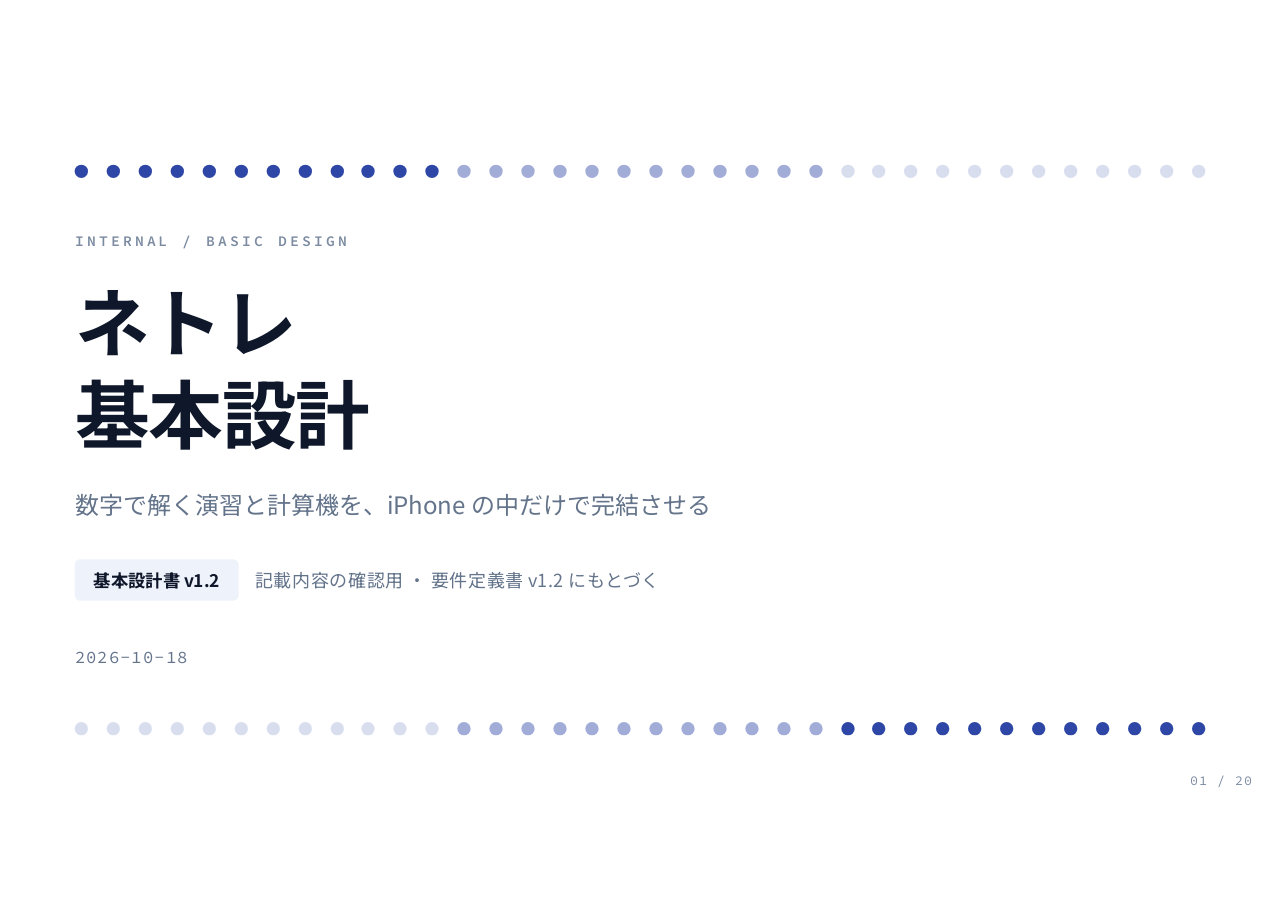
<file: slides/basic-design-review.html>
<!doctype html>
<html lang="ja">
<head>
<meta charset="utf-8">
<title>ネトレ 基本設計レビュー</title>
<link rel="preconnect" href="https://fonts.googleapis.com">
<link rel="preconnect" href="https://fonts.gstatic.com" crossorigin>
<link href="https://fonts.googleapis.com/css2?family=Noto+Sans+JP:wght@400;500;700&family=Source+Code+Pro:wght@500;600;700&display=swap" rel="stylesheet">
<style>
:root{
  --bg:#ffffff; --surface:#f6f8fd; --ink:#0f172a; --sub:#64748b; --dim:#7c8ba1; --line:#e2e8f0;
  --accent:#3d5dc6; --accent-deep:#2e47a6; --accent-tint:#eef2fb;
  --ink-surface:#324c9e; --on-dark:#ffffff; --accent-on-dark:#aec2f2; --line-on-dark:#5570b8;
  --radius:4px;
  --ff:"Noto Sans JP","Hiragino Sans","Yu Gothic","Meiryo",sans-serif;
  --ff-en:"Source Code Pro","SFMono-Regular",Menlo,monospace;
}
*{box-sizing:border-box}
html,body{margin:0;padding:0;background:var(--bg);overflow:hidden}
.s{
  position:absolute;top:50%;left:50%;width:960px;height:540px;
  transform:translate(-50%,-50%) scale(var(--k,1));transform-origin:center center;
  background:var(--bg);color:var(--ink);font-family:var(--ff);
  visibility:hidden;opacity:0;display:flex;flex-direction:column;
  padding:44px 56px 38px;
}
.s.active{visibility:visible;opacity:1}
h1{font-size:56px;font-weight:700;line-height:1.22;letter-spacing:-.015em;margin:0}
h2{font-size:28px;font-weight:700;line-height:1.35;letter-spacing:-.01em;margin:0}
p{margin:0}
code,.mono{font-family:var(--ff-en)}
.ki{font-family:var(--ff-en);font-size:11px;font-weight:600;letter-spacing:.18em;color:var(--dim);margin-bottom:10px}
.hr{height:1px;background:var(--line);margin:13px 0 18px}
.pn{position:absolute;bottom:16px;right:20px;font-family:var(--ff-en);font-size:10px;color:var(--dim);letter-spacing:.08em}
.body{flex:1;display:flex;flex-direction:column;gap:16px;min-height:0}
.lead{font-size:15px;line-height:1.8;color:var(--sub)}
.note{font-size:12px;line-height:1.7;color:var(--dim);padding-left:1.1em;text-indent:-1.1em}
.pill{background:var(--accent-tint);color:var(--ink);padding:10px 16px;border-radius:var(--radius);font-weight:700;font-size:14.5px;white-space:nowrap;text-align:center}
.arw{color:var(--accent-deep);font-size:18px;font-weight:700;line-height:1}
.id{font-family:var(--ff-en);font-weight:600;font-size:12.5px;color:var(--accent-deep);letter-spacing:.02em;white-space:nowrap}
.tag{display:inline-block;font-family:var(--ff-en);font-size:12px;font-weight:700;color:#fff;background:var(--accent-deep);border-radius:var(--radius);padding:0 6px;line-height:1.7;white-space:nowrap}
.ok{display:inline-block;font-size:12px;font-weight:700;color:var(--accent-deep);border:1px solid var(--accent-deep);border-radius:var(--radius);padding:0 6px;line-height:1.6;white-space:nowrap}
.new{display:inline-block;font-family:var(--ff-en);font-size:11px;font-weight:700;color:#fff;background:var(--accent-deep);border-radius:var(--radius);padding:0 5px;line-height:1.6;margin-left:6px;vertical-align:1px}
.tbl{width:100%;border-collapse:collapse;font-size:13.5px}
.tbl th{text-align:left;font-size:11px;font-family:var(--ff-en);letter-spacing:.14em;color:var(--dim);font-weight:600;padding:0 0 7px;border-bottom:1px solid var(--line)}
.tbl td{padding:6px 12px 6px 0;border-bottom:1px solid var(--line);vertical-align:top;line-height:1.55}
.tbl tr:last-child td{border-bottom:none}
.tbl.tight td{padding:5px 12px 5px 0}
.tbl td.b{font-weight:700;white-space:nowrap}
.colh{font-size:15px;font-weight:700;margin-bottom:6px}
.box{border:1px solid var(--accent-deep);border-radius:var(--radius);padding:12px 16px}
.box .bh{font-size:14.5px;font-weight:700;color:var(--accent-deep);margin-bottom:4px;display:flex;gap:8px;align-items:center}
.box p{font-size:13.5px;line-height:1.65}
.dots{display:flex;justify-content:space-between}
.dt{width:10px;height:10px;border-radius:50%;background:var(--accent-deep)}
.layer{border:1px solid var(--line);border-radius:var(--radius);padding:7px 14px;display:flex;gap:14px;align-items:baseline}
.layer .ln{width:78px;flex:none;font-family:var(--ff-en);font-weight:700;font-size:14px;color:var(--accent-deep)}
.layer .lt{font-size:13.5px;line-height:1.5}
.layer .ty{font-family:var(--ff-en);font-size:12px;color:var(--sub);margin-top:2px;line-height:1.5}
.down{text-align:center;color:var(--accent-deep);font-size:14px;line-height:1;padding:2px 0}
.tree{font-family:var(--ff-en);font-size:13px;line-height:1.8;white-space:pre;color:var(--ink)}
.tree span{color:var(--sub);font-family:var(--ff)}
.flow{display:flex;align-items:center;gap:10px}
.cap{font-size:12.5px;color:var(--sub);line-height:1.5;margin-top:6px;text-align:center}
.er{display:flex;align-items:stretch;gap:0;border-bottom:1px solid var(--line);padding:8px 0}
.er:last-child{border-bottom:none}
.er .q{width:330px;flex:none;font-size:14px;font-weight:700;line-height:1.55;padding-right:12px}
.er .a{flex:1;font-size:13.5px;line-height:1.6}
.er .arw{padding:2px 16px 0}
.rl{font-size:13.5px;line-height:1.65;padding:6px 0;border-bottom:1px solid var(--line)}
.rl:last-child{border-bottom:none}
</style>
</head>
<body>
<!-- kit:slide-zukai-kit v1.1 theme:A use:internal style:standard viz:mid -->

<!-- 1 表紙（型 H） -->
<div class="s active" style="padding:0">
  <div class="dots" style="position:absolute;top:56px;left:56px;right:56px"><span class="dt"></span><span class="dt"></span><span class="dt"></span><span class="dt"></span><span class="dt"></span><span class="dt"></span><span class="dt"></span><span class="dt"></span><span class="dt"></span><span class="dt"></span><span class="dt"></span><span class="dt"></span><span class="dt" style="opacity:0.45"></span><span class="dt" style="opacity:0.45"></span><span class="dt" style="opacity:0.45"></span><span class="dt" style="opacity:0.45"></span><span class="dt" style="opacity:0.45"></span><span class="dt" style="opacity:0.45"></span><span class="dt" style="opacity:0.45"></span><span class="dt" style="opacity:0.45"></span><span class="dt" style="opacity:0.45"></span><span class="dt" style="opacity:0.45"></span><span class="dt" style="opacity:0.45"></span><span class="dt" style="opacity:0.45"></span><span class="dt" style="opacity:0.18"></span><span class="dt" style="opacity:0.18"></span><span class="dt" style="opacity:0.18"></span><span class="dt" style="opacity:0.18"></span><span class="dt" style="opacity:0.18"></span><span class="dt" style="opacity:0.18"></span><span class="dt" style="opacity:0.18"></span><span class="dt" style="opacity:0.18"></span><span class="dt" style="opacity:0.18"></span><span class="dt" style="opacity:0.18"></span><span class="dt" style="opacity:0.18"></span><span class="dt" style="opacity:0.18"></span></div>
  <div style="flex:1;display:flex;flex-direction:column;justify-content:center;padding:0 56px">
    <div class="ki" style="margin-bottom:18px">INTERNAL / BASIC DESIGN</div>
    <h1>ネトレ<br>基本設計</h1>
    <p style="font-size:18px;line-height:1.7;color:var(--sub);margin-top:20px">数字で解く演習と計算機を、iPhone の中だけで完結させる</p>
    <div style="display:flex;gap:12px;align-items:center;margin-top:26px">
      <span class="pill" style="font-size:13px;padding:6px 14px">基本設計書 v1.2</span>
      <span style="font-size:13.5px;color:var(--sub)">記載内容の確認用 ・ 要件定義書 v1.2 にもとづく</span>
    </div>
    <div style="font-family:var(--ff-en);font-size:13px;color:var(--sub);letter-spacing:.04em;margin-top:34px">2026-10-18</div>
  </div>
  <div class="dots" style="position:absolute;bottom:56px;left:56px;right:56px"><span class="dt" style="opacity:0.18"></span><span class="dt" style="opacity:0.18"></span><span class="dt" style="opacity:0.18"></span><span class="dt" style="opacity:0.18"></span><span class="dt" style="opacity:0.18"></span><span class="dt" style="opacity:0.18"></span><span class="dt" style="opacity:0.18"></span><span class="dt" style="opacity:0.18"></span><span class="dt" style="opacity:0.18"></span><span class="dt" style="opacity:0.18"></span><span class="dt" style="opacity:0.18"></span><span class="dt" style="opacity:0.18"></span><span class="dt" style="opacity:0.45"></span><span class="dt" style="opacity:0.45"></span><span class="dt" style="opacity:0.45"></span><span class="dt" style="opacity:0.45"></span><span class="dt" style="opacity:0.45"></span><span class="dt" style="opacity:0.45"></span><span class="dt" style="opacity:0.45"></span><span class="dt" style="opacity:0.45"></span><span class="dt" style="opacity:0.45"></span><span class="dt" style="opacity:0.45"></span><span class="dt" style="opacity:0.45"></span><span class="dt" style="opacity:0.45"></span><span class="dt"></span><span class="dt"></span><span class="dt"></span><span class="dt"></span><span class="dt"></span><span class="dt"></span><span class="dt"></span><span class="dt"></span><span class="dt"></span><span class="dt"></span><span class="dt"></span><span class="dt"></span></div>
  <div class="pn">01 / 20</div>
</div>

<!-- 2 結論 -->
<div class="s">
  <div class="ki">CONCLUSION</div>
  <h2>結論 — v1.0 の作り方</h2>
  <div class="hr"></div>
  <div class="body" style="gap:22px">
    <div style="background:var(--ink-surface);color:var(--on-dark);border-radius:var(--radius);padding:28px 34px">
      <div class="ki" style="color:var(--accent-on-dark);margin-bottom:12px">ONE LINE</div>
      <div style="font-size:23px;font-weight:700;line-height:1.6">SwiftUI と SwiftData で、iPhone の中だけで完結させる<br>計算機は、入力から結果を返すだけの関数で作る</div>
      <p style="font-size:14px;line-height:1.8;margin-top:12px">サーバー・解析 SDK・広告 SDK・外部ライブラリは使わない。端末に保存するのは学習履歴だけ</p>
    </div>
    <div style="display:flex;align-items:stretch">
      <div style="flex:1;padding:4px 24px 4px 0;border-right:1px solid var(--line)">
        <div class="ki" style="margin-bottom:8px">LAYERS</div>
        <div><span class="id" style="font-size:40px;font-weight:700">4</span><span style="font-size:14px;margin-left:6px">層</span></div>
        <p style="font-size:13.5px;color:var(--sub);margin-top:4px">View・ViewModel・<br>Domain・Data</p>
      </div>
      <div style="flex:1;padding:4px 24px;border-right:1px solid var(--line)">
        <div class="ki" style="margin-bottom:8px">SCREENS</div>
        <div><span class="id" style="font-size:40px;font-weight:700">12</span><span style="font-size:14px;margin-left:6px">画面</span></div>
        <p style="font-size:13.5px;color:var(--sub);margin-top:4px">タブは学習・計算・<br>成績・設定の 4 つ</p>
      </div>
      <div style="flex:1;padding:4px 24px;border-right:1px solid var(--line)">
        <div class="ki" style="margin-bottom:8px">CALCULATORS</div>
        <div><span class="id" style="font-size:40px;font-weight:700">5</span><span style="font-size:14px;margin-left:6px">種</span></div>
        <p style="font-size:13.5px;color:var(--sub);margin-top:4px">保存するデータはない</p>
      </div>
      <div style="flex:1;padding:4px 0 4px 24px">
        <div class="ki" style="margin-bottom:8px">PROPOSALS</div>
        <div><span class="id" style="font-size:40px;font-weight:700">5</span><span style="font-size:14px;margin-left:6px">件</span></div>
        <p style="font-size:13.5px;color:var(--sub);margin-top:4px">新しい設計提案<br>D6〜D10</p>
      </div>
    </div>
  </div>
  <div class="pn">02 / 20</div>
</div>

<!-- 3 変更点 -->
<div class="s">
  <div class="ki">CHANGES</div>
  <h2>v1.1・v1.2 での変更点</h2>
  <div class="hr"></div>
  <div class="body">
    <p class="lead">要件定義の 2 回の改訂に合わせて設計を直した。D1〜D5 は前回の承認で採用済み</p>
    <div style="display:flex;gap:0;align-items:stretch;flex:1">
      <div style="flex:1;border:1px solid var(--line);border-right:none;border-radius:var(--radius) 0 0 var(--radius);padding:18px 24px;display:flex;flex-direction:column;gap:8px">
        <div class="ki" style="margin-bottom:0">V1.1</div>
        <div style="font-size:18px;font-weight:700;line-height:1.5">回答を入力式だけにする</div>
        <div class="rl">選択式の型と誤答づくりを取り除く</div>
        <div class="rl">キーボードは正解の文字で選ぶ（数字のみ／「.」付き）</div>
        <div class="rl">数字キーボードには改行キーがないので<br>「回答する」をキーボードのすぐ上に置く</div>
        <p style="font-size:13px;color:var(--sub);margin-top:auto">§5.1・§6.3・§6.4・§8</p>
      </div>
      <div style="flex:1;border:1px solid var(--line);border-radius:0 var(--radius) var(--radius) 0;background:var(--surface);padding:18px 24px;display:flex;flex-direction:column;gap:8px">
        <div class="ki" style="margin-bottom:0">V1.2</div>
        <div style="font-size:18px;font-weight:700;line-height:1.5">計算機を加える</div>
        <div class="rl">計算ロジックを <code>Calculators/</code> にまとめる</div>
        <div class="rl">タブ「計算」と、6 つの画面（S-07〜S-12）</div>
        <div class="rl">計算のきまり（§6.5）と照合テスト<br>新しい設計提案 D6〜D10</div>
        <p style="font-size:13px;color:var(--sub);margin-top:auto">§2・§3・§4・§6.5・§7・§8</p>
      </div>
    </div>
  </div>
  <div class="pn">03 / 20</div>
</div>

<!-- 4 システム構成と採用技術 -->
<div class="s">
  <div class="ki">SYSTEM</div>
  <h2>システム構成と採用技術</h2>
  <div class="hr"></div>
  <div class="body">
    <div style="display:flex;gap:28px;align-items:flex-start">
      <div style="width:262px;flex:none">
        <div style="border:1px solid var(--ink);border-radius:var(--radius);padding:14px 16px">
          <div style="font-size:12.5px;color:var(--sub)">iPhone（iOS 17+）</div>
          <div class="mono" style="font-size:15px;font-weight:700;margin:2px 0 10px">NetTre.app</div>
          <div style="display:flex;flex-direction:column;gap:7px">
            <div style="background:var(--surface);border:1px solid var(--line);border-radius:var(--radius);padding:7px 12px"><div style="font-size:13.5px;font-weight:700">同梱データ</div><div style="font-size:12.5px;color:var(--sub)">questions.json（手書き問題）</div></div>
            <div style="background:var(--surface);border:1px solid var(--line);border-radius:var(--radius);padding:7px 12px"><div style="font-size:13.5px;font-weight:700">問題の自動生成・計算機</div><div style="font-size:12.5px;color:var(--sub)">その場で計算する</div></div>
            <div style="background:var(--surface);border:1px solid var(--line);border-radius:var(--radius);padding:7px 12px"><div style="font-size:13.5px;font-weight:700">学習履歴</div><div style="font-size:12.5px;color:var(--sub)">SwiftData（端末内のファイル）</div></div>
          </div>
        </div>
        <p style="font-size:13px;line-height:1.6;color:var(--sub);margin-top:10px;text-align:center">外部との通信なし<br>サーバー・解析 SDK・広告 SDK なし</p>
      </div>
      <table class="tbl" style="flex:1">
        <tr><th style="width:96px">項目</th><th style="width:128px">採用</th><th>理由</th></tr>
        <tr><td class="b">UI</td><td>SwiftUI</td><td>要件（iOS 17+）<br>片手向けのレイアウトを組みやすい</td></tr>
        <tr><td class="b">状態管理</td><td>Observation<br><span class="mono" style="font-size:12.5px">@Observable</span></td><td>iOS 17 の標準</td></tr>
        <tr><td class="b">永続化</td><td>SwiftData</td><td>iOS 17 の標準。成績の集計をクエリで書ける<br>JSON 保存案より、件数が増えても扱いやすい</td></tr>
        <tr><td class="b">テスト</td><td>Swift Testing</td><td>引き継ぎ時からの方針</td></tr>
        <tr><td class="b">プロジェクト</td><td>XcodeGen<br><span class="mono" style="font-size:12.5px">project.yml</span></td><td>.xcodeproj を Git で管理せずに済み<br>差分が読みやすい</td></tr>
        <tr><td class="b">外部ライブラリ</td><td>使わない</td><td>オフライン・プライバシーの要件<br>（NFR-04, 05）と保守の手間</td></tr>
      </table>
    </div>
  </div>
  <div class="pn">04 / 20</div>
</div>

<!-- 5 アーキテクチャ -->
<div class="s">
  <div class="ki">ARCHITECTURE</div>
  <h2>アーキテクチャ</h2>
  <div class="hr"></div>
  <div class="body">
    <div style="display:flex;gap:28px;align-items:flex-start">
      <div style="flex:1">
        <div class="colh">4 つの層　<span style="font-weight:400;font-size:13.5px;color:var(--sub)">上の層から下の層だけを使う</span></div>
        <div class="layer"><div class="ln">View</div><div><div class="lt">表示と操作の受け付けだけ。判定や計算はしない</div><div class="ty">HomeView, QuizView, StatsView, SettingsView ほか<br>CalculatorMenuView と各計算機の View<span class="new">V1.2</span></div></div></div>
        <div class="down">↓</div>
        <div class="layer"><div class="ln">ViewModel</div><div><div class="lt">画面の状態（回答前／回答後、入力と結果）を持ち、Domain を呼ぶ</div><div class="ty">QuizSessionViewModel ほか、計算機ごとの ViewModel</div></div></div>
        <div class="down">↓</div>
        <div class="layer" style="background:var(--accent-tint);border-color:var(--accent-tint)"><div class="ln">Domain</div><div><div class="lt">業務ロジック。テストの中心。SwiftUI に依存しない</div><div class="ty">Question, ReviewState, SubnetQuestionGenerator,<br>AnswerNormalizer, SessionBuilder<br>計算機：IPv4・Subnet（拡張）, IPv4InputParser ほか<span class="new">V1.2</span></div></div></div>
        <div class="down">↓</div>
        <div class="layer"><div class="ln">Data</div><div><div class="lt">同梱 JSON の読み込み、自動生成問題の再生成、SwiftData への保存</div><div class="ty">QuestionRepository, ReviewStore</div></div></div>
      </div>
      <div style="width:250px;flex:none">
        <div class="colh">フォルダ構成</div>
<div class="tree">NetTre/
├ App/         <span>入口・TabView</span>
├ Views/
├ ViewModels/
├ Models/      <span>Question ほか</span>
├ Generators/  <span>既存の生成器</span>
├ Calculators/ <span>計算機</span>
├ Services/    <span>Repository 等</span>
└ Resources/   <span>questions.json</span>
NetTreTests/   <span>Swift Testing</span></div>
      </div>
    </div>
  </div>
  <div class="pn">05 / 20</div>
</div>

<!-- 6 対応（学習） -->
<div class="s">
  <div class="ki">TRACEABILITY 1 / 2</div>
  <h2>要件と構成要素の対応（学習）</h2>
  <div class="hr"></div>
  <div class="body">
    <table class="tbl" style="font-size:14px">
      <tr><th style="width:170px">要件 ID</th><th>担当する構成要素</th></tr>
      <tr><td><span class="id">FR-01, 02, 04</span></td><td><code>QuizView</code>、<code>QuizSessionViewModel</code></td></tr>
      <tr><td><span class="id">FR-03</span></td><td><code>Question.isCorrect</code>（既存）、<code>AnswerNormalizer</code></td></tr>
      <tr><td><span class="id">FR-05, 06, 07</span></td><td><code>SubnetQuestionGenerator</code>（既存）、<code>QuestionRepository</code></td></tr>
      <tr><td><span class="id">FR-08</span></td><td><code>QuestionRepository</code></td></tr>
      <tr><td><span class="id">FR-09, 15</span></td><td><code>ReviewStore</code>（回答のたびにすぐ保存する）</td></tr>
      <tr><td><span class="id">FR-10</span></td><td><code>ReviewState.record</code>（既存）</td></tr>
      <tr><td><span class="id">FR-11, 12</span></td><td><code>SessionBuilder</code></td></tr>
      <tr><td><span class="id">FR-13</span></td><td><code>StatsView</code>、<code>StatsViewModel</code>、<code>ReviewStore</code> の集計</td></tr>
      <tr><td><span class="id">FR-14</span></td><td><code>SettingsView</code>、<code>ReviewStore.deleteAll</code></td></tr>
    </table>
  </div>
  <div class="pn">06 / 20</div>
</div>

<!-- 7 対応（計算機） -->
<div class="s">
  <div class="ki">TRACEABILITY 2 / 2</div>
  <h2>要件と構成要素の対応（計算機）<span class="new" style="font-size:12px;vertical-align:6px">V1.2</span></h2>
  <div class="hr"></div>
  <div class="body">
    <table class="tbl tight" style="font-size:13.5px">
      <tr><th style="width:130px">要件 ID</th><th>担当する構成要素</th></tr>
      <tr><td><span class="id">FR-16</span></td><td><code>CalculatorMenuView</code>（タブ「計算」）</td></tr>
      <tr><td><span class="id">FR-17</span></td><td><code>CIDRCalculator</code>、<code>CIDRCalculatorView</code>・ViewModel</td></tr>
      <tr><td><span class="id">FR-18</span></td><td><code>SubnetSplitter</code>、<code>SubnetSplitView</code>・ViewModel</td></tr>
      <tr><td><span class="id">FR-19</span></td><td><code>VLSMPlanner</code>、<code>VLSMPlanView</code>・ViewModel</td></tr>
      <tr><td><span class="id">FR-20</span></td><td><code>RouteSummarizer</code>、<code>RouteSummaryView</code>・ViewModel</td></tr>
      <tr><td><span class="id">FR-21</span></td><td><code>RadixConverter</code>、<code>RadixConvertView</code>・ViewModel</td></tr>
      <tr><td><span class="id">FR-22</span></td><td><code>CalculationSteps</code>（各計算機の結果から解き方の文を作る）</td></tr>
      <tr><td><span class="id">FR-23</span></td><td><code>QuizView</code> の解説から <code>CIDRCalculatorView</code> をシートで開く（問題の値を渡す）</td></tr>
      <tr><td><span class="id">FR-24</span></td><td>各計算機の View（値の長押し・コピーボタンでクリップボードに書く）</td></tr>
      <tr><td><span class="id">NFR-13</span></td><td><code>IPv4InputParser</code>（入力を整えて読み、誤りの場所を返す）</td></tr>
    </table>
  </div>
  <div class="pn">07 / 20</div>
</div>

<!-- 8 画面一覧と遷移 -->
<div class="s">
  <div class="ki">SCREENS</div>
  <h2>画面一覧と遷移</h2>
  <div class="hr"></div>
  <div class="body" style="gap:14px">
    <div>
      <div class="colh">タブ「学習」</div>
      <div class="flow" style="align-items:flex-start">
        <div style="flex:1"><div class="pill">S-01 ホーム</div><div class="cap">「学習を始める」で<br>そのまま S-03 へ</div></div>
        <div class="arw" style="padding-top:11px">→</div>
        <div style="flex:1"><div class="pill" style="background:var(--bg);border:1px solid var(--line)">S-02 分野選択</div><div class="cap">「分野を選ぶ」のとき<br>だけ通る</div></div>
        <div class="arw" style="padding-top:11px">→</div>
        <div style="flex:1.2"><div class="pill">S-03 出題 ⇄ 次の問題</div><div class="cap">回答前と回答後の 2 状態<br>タブバーを隠した全画面</div></div>
        <div class="arw" style="padding-top:11px">→</div>
        <div style="flex:1"><div class="pill">S-04 学習の結果</div><div class="cap">最後の問題、または中断で<br>終わったら S-01 に戻る</div></div>
      </div>
    </div>
    <div style="border-top:1px solid var(--line);padding-top:12px">
      <div class="colh">タブ「計算」<span class="new">V1.2</span></div>
      <div style="display:flex;gap:10px;align-items:center">
        <div class="pill">S-07 計算機メニュー</div>
        <div class="arw">→</div>
        <div style="flex:1;display:flex;gap:6px">
          <span class="pill" style="flex:1;padding:10px 4px;font-size:13px">S-08 CIDR</span>
          <span class="pill" style="flex:1;padding:10px 4px;font-size:13px">S-09 分割</span>
          <span class="pill" style="flex:1;padding:10px 4px;font-size:13px">S-10 VLSM</span>
          <span class="pill" style="flex:1;padding:10px 4px;font-size:13px">S-11 集約</span>
          <span class="pill" style="flex:1;padding:10px 4px;font-size:13px">S-12 進数</span>
        </div>
      </div>
      <p style="font-size:13px;color:var(--sub);margin-top:8px">S-03 回答後の解説から、S-08 CIDR 計算をシートで開ける（D10）</p>
    </div>
    <div style="display:flex;gap:28px;border-top:1px solid var(--line);padding-top:12px;margin-right:100px">
      <div style="flex:1;display:flex;gap:12px;align-items:center"><span style="font-size:14px;font-weight:700">タブ「成績」</span><span class="pill">S-05 成績</span></div>
      <div style="flex:1;display:flex;gap:12px;align-items:center"><span style="font-size:14px;font-weight:700">タブ「設定」</span><span class="pill">S-06 設定</span></div>
    </div>
  </div>
  <div class="pn">08 / 20</div>
</div>

<!-- 9 問題データと問題ID -->
<div class="s">
  <div class="ki">DATA 1 / 2</div>
  <h2>問題データと問題 ID</h2>
  <div class="hr"></div>
  <div class="body" style="gap:14px">
    <div style="display:flex;gap:0;border:1px solid var(--line);border-radius:var(--radius)">
      <div style="flex:1;padding:10px 16px;border-right:1px solid var(--line)"><div style="font-size:14px;font-weight:700">手書き問題</div><p style="font-size:13.5px;line-height:1.6;color:var(--sub)"><code>questions.json</code> に<br><code>Question</code> の配列で持つ<br>読み取り専用</p></div>
      <div style="flex:1;padding:10px 16px;border-right:1px solid var(--line)"><div style="font-size:14px;font-weight:700">自動生成問題</div><p style="font-size:13.5px;line-height:1.6;color:var(--sub)">保存しない<br>ID から毎回作り直す</p></div>
      <div style="flex:1.2;padding:10px 16px"><div style="font-size:14px;font-weight:700">回答の形<span class="new">V1.1</span></div><p style="font-size:13.5px;line-height:1.6;color:var(--sub)">入力式だけ。<code>answer</code> は正解の文字列 1 つ<br>例：<code>"192.168.10.64"</code>、<code>"62"</code></p></div>
    </div>
    <table class="tbl">
      <tr><th style="width:110px">種類</th><th style="width:330px">ID の形式</th><th>例</th></tr>
      <tr><td class="b">手書き</td><td><code>&lt;分野の略称&gt;-&lt;4桁の連番&gt;</code></td><td><code>net-fund-0001</code></td></tr>
      <tr><td class="b">自動生成</td><td><code>gen-subnet-&lt;type&gt;-&lt;difficulty&gt;-&lt;seed&gt;</code></td><td><code>gen-subnet-hostCount-2-918273</code></td></tr>
    </table>
    <p style="font-size:13px;color:var(--sub)">分野の略称　<code>net-fund</code> ／ <code>net-access</code> ／ <code>ip-conn</code> ／ <code>ip-svc</code> ／ <code>sec-fund</code> ／ <code>auto-prog</code></p>
    <p style="font-size:13.5px;line-height:1.7"><span class="ok">D1 採用</span>　自動生成問題の ID に難易度（1〜3）を入れた。ID だけで問題を再生成できる（FR-06）</p>
  </div>
  <div class="pn">09 / 20</div>
</div>

<!-- 10 学習履歴のデータ -->
<div class="s">
  <div class="ki">DATA 2 / 2</div>
  <h2>学習履歴のデータ（SwiftData）</h2>
  <div class="hr"></div>
  <div class="body" style="gap:12px">
    <div style="display:flex;gap:28px;align-items:flex-start">
      <div style="flex:1.15">
        <div class="colh"><code>ReviewRecord</code>　<span style="font-weight:400;font-size:13px;color:var(--sub)">問題ごとに 1 件</span></div>
        <table class="tbl" style="font-size:13px">
          <tr><td><code>questionId</code></td><td style="color:var(--sub)">String</td><td>問題 ID（一意）</td></tr>
          <tr><td><code>questionVersion</code></td><td style="color:var(--sub)">Int</td><td>最後に回答したときの version</td></tr>
          <tr><td><code>domain</code></td><td style="color:var(--sub)">String</td><td>集計用に分野を持つ</td></tr>
          <tr><td><code>interval</code></td><td style="color:var(--sub)">Int</td><td>次の出題までの日数</td></tr>
          <tr><td><code>ease</code></td><td style="color:var(--sub)">Double</td><td>易しさ係数（初期 2.5、1.3〜3.0）</td></tr>
          <tr><td><code>streak</code></td><td style="color:var(--sub)">Int</td><td>連続正解数</td></tr>
          <tr><td><code>dueDate</code></td><td style="color:var(--sub)">Date</td><td>次に出す日（その日の 0:00）</td></tr>
        </table>
      </div>
      <div style="flex:1">
        <div class="colh"><code>AnswerLog</code>　<span style="font-weight:400;font-size:13px;color:var(--sub)">回答ごとに 1 件</span></div>
        <table class="tbl" style="font-size:13px">
          <tr><td><code>questionId</code></td><td style="color:var(--sub)">String</td><td>問題 ID</td></tr>
          <tr><td><code>domain</code></td><td style="color:var(--sub)">String</td><td>分野</td></tr>
          <tr><td><code>isCorrect</code></td><td style="color:var(--sub)">Bool</td><td>正解したか</td></tr>
          <tr><td><code>answeredAt</code></td><td style="color:var(--sub)">Date</td><td>回答した日時</td></tr>
        </table>
        <p style="font-size:13px;line-height:1.65;color:var(--sub);margin-top:12px">成績画面（FR-13）は <code>AnswerLog</code> を集計する<br>計算機は何も保存しない（U-09）</p>
      </div>
    </div>
    <p class="note">※ 間隔の計算は既存の <code>ReviewState.record</code> に任せ、結果を <code>ReviewRecord</code> に書き戻す</p>
  </div>
  <div class="pn">10 / 20</div>
</div>

<!-- 11 学習の組み立て -->
<div class="s">
  <div class="ki">SESSION BUILDER</div>
  <h2>学習の組み立て</h2>
  <div class="hr"></div>
  <div class="body">
    <div style="display:flex;gap:28px;align-items:flex-start">
      <div style="width:330px;flex:none">
        <div class="colh">1 回 10 問を、この順で集める</div>
        <div class="layer" style="background:var(--accent-tint);border-color:var(--accent-tint)"><div class="ln" style="width:24px">1</div><div><div class="lt" style="font-weight:700">復習</div><div class="lt" style="color:var(--sub)">出題範囲の中で、次に出す日が今日以前の問題を古い順に（最大 10 問）</div></div></div>
        <div class="down">↓</div>
        <div class="layer"><div class="ln" style="width:24px">2</div><div><div class="lt" style="font-weight:700">新しい問題で埋める</div><div class="lt" style="color:var(--sub)">手書き：未回答のものを並び順で<br>自動生成：新しい seed で<br>種類はランダム</div></div></div>
      </div>
      <div style="flex:1">
        <div class="colh">出題範囲ごとの集め方</div>
        <table class="tbl">
          <tr><th style="width:130px">出題範囲</th><th>集める問題</th></tr>
          <tr><td class="b">おまかせ</td><td>すべての分野の手書き問題＋自動生成問題（新しい問題の半分程度を自動生成にする）</td></tr>
          <tr><td class="b">各分野</td><td>その分野の手書き問題のみ</td></tr>
          <tr><td class="b">サブネット<br>計算ドリル</td><td>自動生成問題のみ。難易度を選べる</td></tr>
        </table>
        <p class="note" style="margin-top:10px">※ 手書き問題が足りず 10 問に届かないときは、届いた数だけ出す。0 問なら「この分野の問題はまだありません」</p>
      </div>
    </div>
  </div>
  <div class="pn">11 / 20</div>
</div>

<!-- 12 間隔反復 -->
<div class="s">
  <div class="ki">SPACED REPETITION</div>
  <h2>間隔反復</h2>
  <div class="hr"></div>
  <div class="body" style="gap:14px">
    <div style="display:flex;gap:14px;align-items:center">
      <span style="width:64px;flex:none;font-size:14px;font-weight:700">正解</span>
      <span class="pill">1 回目　1 日後</span><span class="arw">→</span>
      <span class="pill">2 回目　3 日後</span><span class="arw">→</span>
      <span class="pill">3 回目から　前回 × 易しさ係数</span>
      <span style="font-size:13px;color:var(--sub)">係数 +0.1（最大 3.0）</span>
    </div>
    <div style="display:flex;gap:14px;align-items:center">
      <span style="width:64px;flex:none;font-size:14px;font-weight:700">不正解</span>
      <span class="pill" style="background:var(--bg);border:1px solid var(--line)">連続正解を 0 に戻して　1 日後</span>
      <span style="font-size:13px;color:var(--sub)">係数 −0.2（最小 1.3）</span>
    </div>
    <p class="note">※ 計算は既存の <code>ReviewState.record</code>（SM-2 の簡略版）をそのまま使う</p>
    <div style="display:flex;gap:0;border-top:1px solid var(--line)">
      <div style="flex:1;padding:14px 22px 0 0;border-right:1px solid var(--line)">
        <p style="font-size:14px;font-weight:700;margin-bottom:6px"><span class="ok">D2 採用</span>　次に出す日を日付単位で決める</p>
        <p style="font-size:13.5px;line-height:1.7;color:var(--sub)">「今日の 0:00 ＋ interval 日」を次に出す日にする<br>朝に解いた問題が、翌朝の通勤時に出る</p>
      </div>
      <div style="flex:1;padding:14px 0 0 22px">
        <p style="font-size:14px;font-weight:700;margin-bottom:6px"><span class="ok">D3 採用</span>　正解した自動生成問題は復習に入れない</p>
        <p style="font-size:13.5px;line-height:1.7;color:var(--sub)">間違えたものだけ記録し、復習で 2 回続けて<br>正解したら記録を消す（回答ログには残す）</p>
      </div>
    </div>
  </div>
  <div class="pn">12 / 20</div>
</div>

<!-- 13 回答の判定と問題の修正 -->
<div class="s">
  <div class="ki">JUDGING AND VERSIONS</div>
  <h2>回答の判定と問題の修正</h2>
  <div class="hr"></div>
  <div class="body">
    <div style="display:flex;gap:28px;align-items:stretch">
      <div style="flex:1.25;display:flex;flex-direction:column;gap:12px">
        <div class="colh" style="margin-bottom:0">回答の判定<span class="new">V1.1</span></div>
        <p style="font-size:14px;line-height:1.7">回答はすべて入力式。整えてから正解の文字列と比べる<span class="ok" style="margin-left:8px">D5 採用</span></p>
        <div style="display:flex;gap:8px;align-items:center">
          <span class="pill" style="font-size:13.5px;padding:8px 10px">全角を半角に</span><span class="arw">→</span>
          <span class="pill" style="font-size:13.5px;padding:8px 10px">空白を除く</span><span class="arw">→</span>
          <span class="pill" style="font-size:13.5px;padding:8px 10px">大文字小文字を区別しない</span>
        </div>
        <div style="border-top:1px solid var(--line);padding-top:10px">
          <p style="font-size:14px;font-weight:700;margin-bottom:4px">キーボードの種類</p>
          <p style="font-size:13.5px;line-height:1.7">正解が数字だけ → 数字のキーボード（<code>.numberPad</code>）<br>数字と「.」だけ → 「.」付き（<code>.decimalPad</code>）</p>
        </div>
      </div>
      <div style="width:1px;background:var(--line)"></div>
      <div style="flex:1;display:flex;flex-direction:column;gap:12px">
        <div class="colh" style="margin-bottom:0">問題を修正したとき</div>
        <p style="font-size:14px;line-height:1.7">問題を直したら <code>version</code> を上げる</p>
        <p style="font-size:14px;line-height:1.7"><span class="ok">D4 採用</span>　学習履歴はそのまま引き継ぎ<br><code>questionVersion</code> だけ更新する</p>
        <p style="font-size:13.5px;line-height:1.7;color:var(--sub)">修正の多くは誤字や解説の補足で<br>進み具合をやり直すほどではないため</p>
      </div>
    </div>
  </div>
  <div class="pn">13 / 20</div>
</div>

<!-- 14 計算機：入力とCIDR -->
<div class="s">
  <div class="ki">CALCULATORS 1 / 3</div>
  <h2>計算機 — 入力の読み取りと CIDR 計算</h2>
  <div class="hr"></div>
  <div class="body">
    <p class="lead">IPv4 のみ。計算はすべて <code>UInt32</code> の整数演算で行う。入力は画面ごとに、アプリを閉じるまで残す</p>
    <div style="display:flex;gap:28px;align-items:flex-start">
      <div style="flex:1">
        <div class="colh">入力の読み取り（IPv4InputParser）</div>
        <div class="rl">全角を半角にし、前後の空白を除く</div>
        <div class="rl">書き方は 3 通り<br><code>192.168.10.77/26</code>　<code>192.168.10.77 255.255.255.192</code><br><code>192.168.10.77</code> ＋ 別の欄にプレフィックス長</div>
        <div class="rl">誤りは場所と理由を返す<br><span style="color:var(--sub)">「第3オクテットが 256 です（0〜255）」<br>「マスクの 1 が連続していません」</span></div>
        <div class="rl">入力が変わるたびに計算し直す</div>
      </div>
      <div style="flex:1">
        <div class="colh">CIDR 計算（CIDRCalculator）</div>
        <div class="rl">既存の <code>Subnet</code> を /0〜/32 に広げる<br><span style="color:var(--sub)">自動生成問題は今までどおり /8〜/30</span></div>
        <div class="rl">使えるホスト数<br>/0〜/30：2^(32−p) − 2 ／ /31：2（RFC 3021）／ /32：1</div>
        <div class="rl">アドレスの種別<br><span style="color:var(--sub)">プライベート・ループバック・リンクローカル<br>共有アドレス・マルチキャスト・予約<br>それ以外はグローバル</span></div>
      </div>
    </div>
  </div>
  <div class="pn">14 / 20</div>
</div>

<!-- 15 計算機：ほかの4つ -->
<div class="s">
  <div class="ki">CALCULATORS 2 / 3</div>
  <h2>計算機 — 分割・VLSM・集約・進数変換</h2>
  <div class="hr"></div>
  <div class="body">
    <table class="tbl" style="font-size:13.5px">
      <tr><th style="width:120px">計算機</th><th>計算のきまり</th><th style="width:220px">設計提案</th></tr>
      <tr><td class="b">サブネット分割</td><td>分割数 n：プレフィックス長 ＋ ⌈log2 n⌉（5 分割 → 8 分割と示す）<br>必要ホスト数 h：h ＋ 2 以上の最小の 2 の累乗のブロック</td><td><span class="tag">D6</span> 一覧は先頭 256 件まで<br>超えたら総数を示す</td></tr>
      <tr><td class="b">VLSM 設計</td><td>必要ホスト数の多い順に、親ネットワークの先頭から割り当てる<br>足りないときは割り当てず「◯ アドレス足りません」</td><td><span class="tag">D7</span> 用途は 50 件まで</td></tr>
      <tr><td class="b">経路集約</td><td>入力はホスト部を 0 にそろえる<br>最小のアドレスと最大のブロードキャストの共通の先頭ビット長を使う</td><td><span class="tag">D8</span> ネットワークは<br>32 件まで</td></tr>
      <tr><td class="b">進数変換</td><td>出力はオクテットごとに区切る（2 進は 8 けた、16 進は 2 けた）</td><td><span class="tag">D9</span> 入力の進数を自動で<br>見分ける（次の順）</td></tr>
    </table>
    <div style="background:var(--surface);border:1px solid var(--line);border-radius:var(--radius);padding:10px 16px;font-size:13.5px;line-height:1.7">
      <b>D9 の見分け方</b>　① <code>0x</code> で始まる・a〜f を含む → 16 進　② 0 と 1 だけで 8 けた × 4（または 32 けた）→ 2 進　③ それ以外 → 10 進
    </div>
  </div>
  <div class="pn">15 / 20</div>
</div>

<!-- 16 解き方・移動・照合 -->
<div class="s">
  <div class="ki">CALCULATORS 3 / 3</div>
  <h2>解き方・計算機への移動・照合テスト</h2>
  <div class="hr"></div>
  <div class="body">
    <div style="display:flex;gap:28px;align-items:flex-start">
      <div style="flex:1;display:flex;flex-direction:column;gap:10px">
        <div class="colh" style="margin-bottom:0">解き方（FR-22）</div>
        <p style="font-size:13.5px;line-height:1.7">CIDR 計算は、区切りが入るオクテット<br>→ ブロックサイズ → 何番目の倍数か、の順に文で示す</p>
        <div style="background:var(--surface);border:1px solid var(--line);border-radius:var(--radius);padding:10px 14px;font-size:13.5px;line-height:1.75">
          <span style="color:var(--sub)">例：192.168.10.77/26</span><br>区切りは第 4 オクテット。ブロックサイズは 64<br>77 は 64 の 1 倍〜2 倍の間 → ネットワークは .64
        </div>
        <p style="font-size:13px;line-height:1.7;color:var(--sub)">自動生成問題の解説（<code>blockSizeHint</code>）と同じ考え方にそろえる</p>
      </div>
      <div style="flex:1;display:flex;flex-direction:column;gap:12px">
        <div class="box">
          <div class="bh"><span class="tag">D10</span>解説から CIDR 計算をシートで開く</div>
          <p>S-03 回答後に「計算機で確かめる」を置き<br>問題の値を渡して S-08 を<b>シート</b>で開く<br>閉じると解説に戻り、学習が途切れない（FR-23）</p>
        </div>
        <p style="font-size:13.5px;line-height:1.7"><b>コピー（FR-24）</b>　クリップボードへの書き込みだけ行う<br>読み取りはしないので OS の確認は出ない</p>
        <p style="font-size:13.5px;line-height:1.7"><b>照合テスト（NFR-10）</b>　Python の <code>ipaddress</code> で作った<br>数万件の照合用データで、計算機の結果を突き合わせる</p>
      </div>
    </div>
  </div>
  <div class="pn">16 / 20</div>
</div>

<!-- 17 自動生成問題の品質 -->
<div class="s">
  <div class="ki">GENERATOR QUALITY</div>
  <h2>自動生成問題の品質</h2>
  <div class="hr"></div>
  <div class="body">
    <p class="lead">NFR-10（正確性）を満たすため、引き継ぎ時の既知の問題を実装工程で直す</p>
    <table class="tbl" style="font-size:14px">
      <tr><th style="width:80px">No</th><th style="width:330px">引き継ぎ時の問題</th><th>方針</th></tr>
      <tr><td><span class="id">T-1〜T-3</span></td><td>誤答づくり（<code>makeDistractors</code>）の不具合と<br>正解の選択肢を探す強制アンラップ</td><td>回答を入力式にしたため不要<br>誤答づくりと選択肢の組み立てごと取り除く<span class="new">V1.1</span></td></tr>
      <tr><td><span class="id">T-4</span></td><td>テストがない</td><td>計算式と、生成した問題の正解が計算結果と<br>一致すること・同じ seed で同じ問題になることをテストする</td></tr>
    </table>
  </div>
  <div class="pn">17 / 20</div>
</div>

<!-- 18 エラー処理 -->
<div class="s">
  <div class="ki">ERROR HANDLING</div>
  <h2>エラー処理</h2>
  <div class="hr"></div>
  <div class="body" style="gap:0">
    <div class="er"><div class="q">同梱の問題データが読めない</div><div class="arw">→</div><div class="a">手書き問題なしで続ける（自動生成問題は出せる）<br>デバッグビルドではログに出す。リリース前のテストで必ず見つける</div></div>
    <div class="er"><div class="q">学習履歴に保存できない</div><div class="arw">→</div><div class="a">学習は続ける<br>画面の下に「学習記録を保存できませんでした」と短く表示する</div></div>
    <div class="er"><div class="q">学習履歴のデータベースが開けない</div><div class="arw">→</div><div class="a">履歴なしで起動する。設定画面から履歴を消して作り直せるようにする</div></div>
    <div class="er"><div class="q">履歴の問題 ID に対応する問題がない</div><div class="arw">→</div><div class="a">その履歴は出題に使わず、無視する</div></div>
    <div class="er"><div class="q">計算機の入力が誤っている・途中まで<span class="new">V1.2</span></div><div class="arw">→</div><div class="a">結果欄を空にし、入力欄の下に誤りの場所と理由を出す<br>アプリは止めない</div></div>
    <div class="er"><div class="q">計算の結果が大きすぎる<span class="new">V1.2</span></div><div class="arw">→</div><div class="a">件数の上限で打ち切り、総数を示す（D6〜D8）</div></div>
  </div>
  <div class="pn">18 / 20</div>
</div>

<!-- 19 非機能要件への対応 -->
<div class="s">
  <div class="ki">NON-FUNCTIONAL</div>
  <h2>非機能要件への対応</h2>
  <div class="hr"></div>
  <div class="body">
    <table class="tbl">
      <tr><th style="width:130px">要件 ID</th><th>設計での対応</th></tr>
      <tr><td><span class="id">NFR-01, 02</span></td><td>入力欄・「回答する」・「次へ」を画面下半分（キーボードのすぐ上）に置く。ボタンは 56pt 以上</td></tr>
      <tr><td><span class="id">NFR-03</span></td><td>問題データの読み込みは起動時に 1 回だけ。自動生成と計算機はその場で計算する</td></tr>
      <tr><td><span class="id">NFR-04, 05, 06</span></td><td>通信するコードと外部 SDK を入れない。権限の利用目的（<code>NS*UsageDescription</code>）を書かない</td></tr>
      <tr><td><span class="id">NFR-07</span></td><td>iPhone 専用（縦向きのみ）。iPad 互換モードでの動作確認を、要件定義テストの項目にする</td></tr>
      <tr><td><span class="id">NFR-08</span></td><td>標準の文字スタイルとシステムカラーを使う。入力欄に VoiceOver 用のラベル（「回答」）を付ける</td></tr>
      <tr><td><span class="id">NFR-09</span></td><td>回答のたびにすぐ保存する（学習の最後にまとめて保存しない）</td></tr>
      <tr><td><span class="id">NFR-10</span></td><td>計算機の結果を、<code>ipaddress</code> で作った照合用データ（数万件）とテストで突き合わせる</td></tr>
      <tr><td><span class="id">NFR-11</span></td><td>手書き問題は JSON の追加だけで増やせる。<code>id</code> の重複はテストで見つける</td></tr>
      <tr><td><span class="id">NFR-13</span></td><td><code>IPv4InputParser</code> に入力の整え方と誤りの伝え方をまとめる</td></tr>
    </table>
  </div>
  <div class="pn">19 / 20</div>
</div>

<!-- 20 決めていただきたいこと -->
<div class="s">
  <div class="ki">DECISIONS</div>
  <h2>決めていただきたいこと</h2>
  <div class="hr"></div>
  <div class="body" style="gap:14px">
    <div style="background:var(--ink-surface);color:var(--on-dark);border-radius:var(--radius);padding:16px 26px">
      <div style="font-size:15px;font-weight:700;margin-bottom:4px">計算機の設計提案 5 件を、このレビューで採るかどうか</div>
      <div style="display:flex;gap:16px;align-items:baseline;padding:7px 0;border-bottom:1px solid var(--line-on-dark)"><span class="mono" style="font-size:12.5px;font-weight:700;width:34px;flex:none">D6</span><span style="flex:1;font-size:14.5px">サブネット分割の一覧は先頭 256 件まで</span><span style="font-size:13px;color:var(--accent-on-dark);width:250px;flex:none">/8→/30 は約 400 万件になるため</span></div>
      <div style="display:flex;gap:16px;align-items:baseline;padding:7px 0;border-bottom:1px solid var(--line-on-dark)"><span class="mono" style="font-size:12.5px;font-weight:700;width:34px;flex:none">D7</span><span style="flex:1;font-size:14.5px">VLSM 設計の用途は 50 件まで</span><span style="font-size:13px;color:var(--accent-on-dark);width:250px;flex:none">画面と計算を軽く保つため</span></div>
      <div style="display:flex;gap:16px;align-items:baseline;padding:7px 0;border-bottom:1px solid var(--line-on-dark)"><span class="mono" style="font-size:12.5px;font-weight:700;width:34px;flex:none">D8</span><span style="flex:1;font-size:14.5px">経路集約のネットワークは 32 件まで</span><span style="font-size:13px;color:var(--accent-on-dark);width:250px;flex:none">同上</span></div>
      <div style="display:flex;gap:16px;align-items:baseline;padding:7px 0;border-bottom:1px solid var(--line-on-dark)"><span class="mono" style="font-size:12.5px;font-weight:700;width:34px;flex:none">D9</span><span style="flex:1;font-size:14.5px">進数変換は入力の進数を自動で見分ける</span><span style="font-size:13px;color:var(--accent-on-dark);width:250px;flex:none">進数を選ぶ手間をなくすため</span></div>
      <div style="display:flex;gap:16px;align-items:baseline;padding:7px 0"><span class="mono" style="font-size:12.5px;font-weight:700;width:34px;flex:none">D10</span><span style="flex:1;font-size:14.5px">解説から CIDR 計算をシートで開く</span><span style="font-size:13px;color:var(--accent-on-dark);width:250px;flex:none">学習の流れを途切れさせないため</span></div>
    </div>
    <p style="font-size:14px;line-height:1.75">あわせて、v1.1 の変更（入力式のみ）と、全体の記載に誤りや抜けがないかをご確認ください</p>
    <p class="note" style="margin-right:100px">※ 採否が決まったら基本設計書を確定し、画面仕様書とデザインに計算機の画面（S-07〜S-12）を加えます</p>
  </div>
  <div class="pn">20 / 20</div>
</div>

<script>
function fit(){document.documentElement.style.setProperty('--k',Math.min(innerWidth/960,innerHeight/540))}
addEventListener('resize',fit);fit();
let i=0;const slides=document.querySelectorAll('.s');
function show(n){i=Math.max(0,Math.min(slides.length-1,n));slides.forEach((el,j)=>el.classList.toggle('active',j===i))}
addEventListener('keydown',e=>{if(e.key==='ArrowRight'||e.key===' ')show(i+1);if(e.key==='ArrowLeft')show(i-1)});
show(0);
</script>
</body>
</html>
</file>
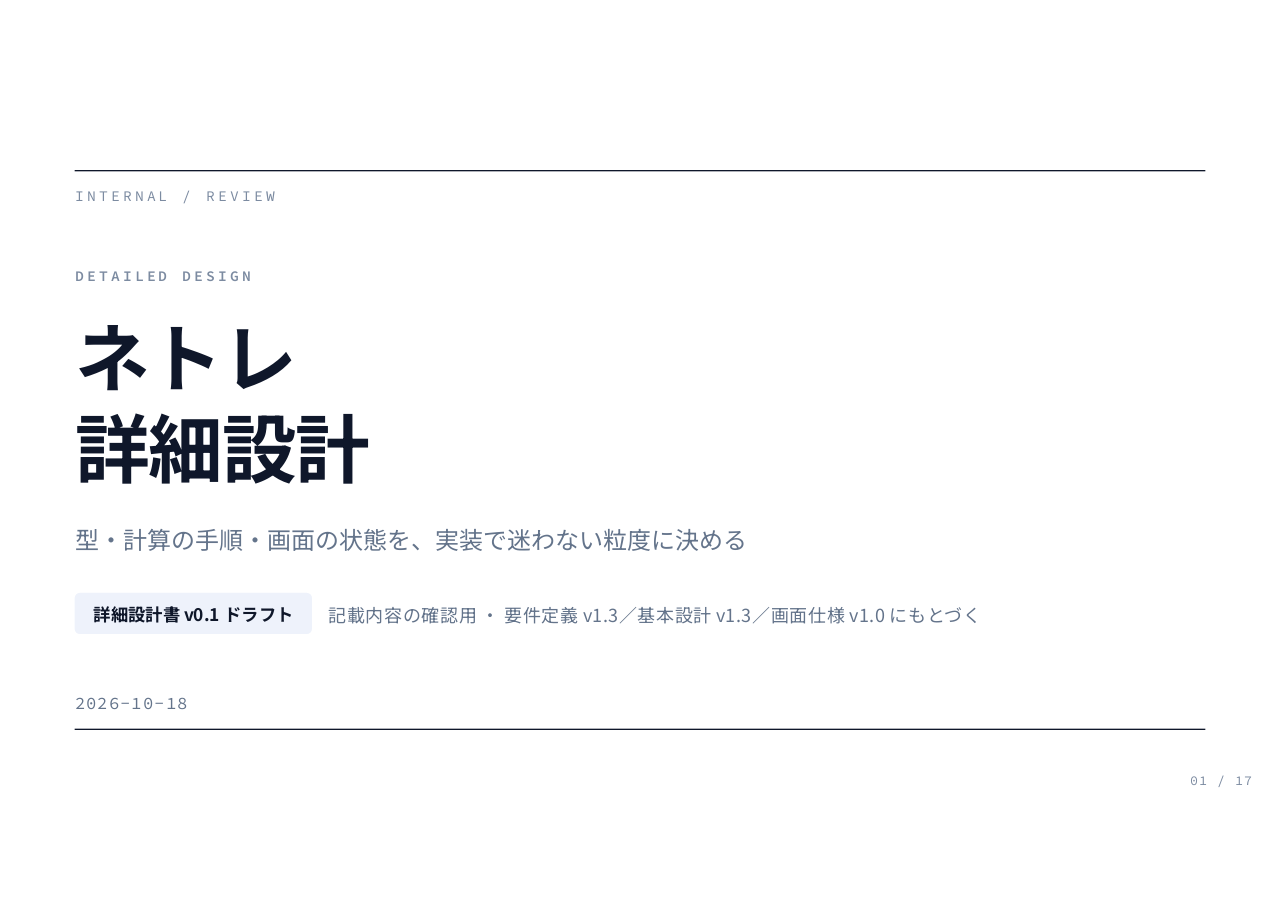
<file: slides/detailed-design-review.html>
<!doctype html>
<html lang="ja">
<head>
<meta charset="utf-8">
<title>ネトレ 詳細設計レビュー</title>
<link rel="preconnect" href="https://fonts.googleapis.com">
<link rel="preconnect" href="https://fonts.gstatic.com" crossorigin>
<link href="https://fonts.googleapis.com/css2?family=Noto+Sans+JP:wght@400;500;700&family=Source+Code+Pro:wght@500;600;700&display=swap" rel="stylesheet">
<style>
:root{
  --bg:#ffffff; --surface:#f6f8fd; --ink:#0f172a; --sub:#64748b; --dim:#7c8ba1; --line:#e2e8f0;
  --accent:#3d5dc6; --accent-deep:#2e47a6; --accent-tint:#eef2fb;
  --ink-surface:#324c9e; --on-dark:#ffffff; --accent-on-dark:#aec2f2; --line-on-dark:#5570b8;
  --radius:4px;
  --ff:"Noto Sans JP","Hiragino Sans","Yu Gothic","Meiryo",sans-serif;
  --ff-en:"Source Code Pro","SFMono-Regular",Menlo,monospace;
}
*{box-sizing:border-box}
html,body{margin:0;padding:0;background:var(--bg);overflow:hidden}
.s{
  position:absolute;top:50%;left:50%;width:960px;height:540px;
  transform:translate(-50%,-50%) scale(var(--k,1));transform-origin:center center;
  background:var(--bg);color:var(--ink);font-family:var(--ff);
  visibility:hidden;opacity:0;display:flex;flex-direction:column;
  padding:44px 56px 38px;
}
.s.active{visibility:visible;opacity:1}
h1{font-size:56px;font-weight:700;line-height:1.22;letter-spacing:-.015em;margin:0}
h2{font-size:28px;font-weight:700;line-height:1.35;letter-spacing:-.01em;margin:0}
p{margin:0}
code,.mono{font-family:var(--ff-en)}
.ki{font-family:var(--ff-en);font-size:11px;font-weight:600;letter-spacing:.18em;color:var(--dim);margin-bottom:10px}
.hr{height:1px;background:var(--line);margin:13px 0 18px}
.pn{position:absolute;bottom:16px;right:20px;font-family:var(--ff-en);font-size:10px;color:var(--dim);letter-spacing:.08em}
.body{flex:1;display:flex;flex-direction:column;gap:16px;min-height:0}
.lead{font-size:15px;line-height:1.8;color:var(--sub)}
.note{font-size:12px;line-height:1.7;color:var(--dim);padding-left:1.1em;text-indent:-1.1em}
.pill{background:var(--accent-tint);color:var(--ink);padding:10px 14px;border-radius:var(--radius);font-weight:700;font-size:14px;white-space:nowrap;text-align:center}
.arw{color:var(--accent-deep);font-size:18px;font-weight:700;line-height:1}
.id{font-family:var(--ff-en);font-weight:600;font-size:12.5px;color:var(--accent-deep);letter-spacing:.02em;white-space:nowrap}
.tag{display:inline-block;font-family:var(--ff-en);font-size:12px;font-weight:700;color:#fff;background:var(--accent-deep);border-radius:var(--radius);padding:0 6px;line-height:1.7;white-space:nowrap}
.tbl{width:100%;border-collapse:collapse;font-size:13.5px}
.tbl th{text-align:left;font-size:11px;font-family:var(--ff-en);letter-spacing:.14em;color:var(--dim);font-weight:600;padding:0 0 7px;border-bottom:1px solid var(--line)}
.tbl td{padding:6px 12px 6px 0;border-bottom:1px solid var(--line);vertical-align:top;line-height:1.55}
.tbl tr:last-child td{border-bottom:none}
.tbl td.b{font-weight:700;white-space:nowrap}
.colh{font-size:15px;font-weight:700;margin-bottom:6px}
.box{border:1px solid var(--accent-deep);border-radius:var(--radius);padding:12px 16px}
.box .bh{font-size:14.5px;font-weight:700;color:var(--accent-deep);margin-bottom:4px;display:flex;gap:8px;align-items:center}
.box p{font-size:13.5px;line-height:1.65}
.card{border:1px solid var(--line);border-radius:var(--radius);padding:14px 18px}
.rl{font-size:13.5px;line-height:1.65;padding:6px 0;border-bottom:1px solid var(--line)}
.rl:last-child{border-bottom:none}
.tree{font-family:var(--ff-en);font-size:13px;line-height:1.75;white-space:pre;color:var(--ink)}
.tree span{color:var(--sub);font-family:var(--ff)}
.code{font-family:var(--ff-en);font-size:12.5px;line-height:1.7;background:var(--surface);border:1px solid var(--line);border-radius:var(--radius);padding:10px 14px;white-space:pre;color:var(--ink)}
.er{display:flex;align-items:stretch;gap:0;border-bottom:1px solid var(--line);padding:8px 0}
.er:last-child{border-bottom:none}
.er .q{width:300px;flex:none;font-size:14px;font-weight:700;line-height:1.55;padding-right:12px}
.er .a{flex:1;font-size:13.5px;line-height:1.6}
.er .arw{padding:2px 16px 0}
</style>
</head>
<body>
<!-- kit:slide-zukai-kit v1.1 theme:A use:internal style:standard viz:mid -->

<!-- 1 表紙（型 G） -->
<div class="s active" style="padding:0">
  <div style="position:absolute;top:60px;left:56px;right:56px;height:1px;background:var(--ink)"></div>
  <div style="position:absolute;top:72px;left:56px;font-family:var(--ff-en);font-size:11px;letter-spacing:.18em;color:var(--dim)">INTERNAL / REVIEW</div>
  <div style="flex:1;display:flex;flex-direction:column;justify-content:center;padding:0 56px">
    <div class="ki" style="margin-bottom:18px">DETAILED DESIGN</div>
    <h1>ネトレ<br>詳細設計</h1>
    <p style="font-size:18px;line-height:1.7;color:var(--sub);margin-top:20px">型・計算の手順・画面の状態を、実装で迷わない粒度に決める</p>
    <div style="display:flex;gap:12px;align-items:center;margin-top:26px">
      <span class="pill" style="font-size:13px;padding:6px 14px">詳細設計書 v0.1 ドラフト</span>
      <span style="font-size:13.5px;color:var(--sub)">記載内容の確認用 ・ 要件定義 v1.3／基本設計 v1.3／画面仕様 v1.0 にもとづく</span>
    </div>
  </div>
  <div style="position:absolute;bottom:72px;left:56px;font-family:var(--ff-en);font-size:13px;color:var(--sub);letter-spacing:.04em">2026-10-18</div>
  <div style="position:absolute;bottom:60px;left:56px;right:56px;height:1px;background:var(--ink)"></div>
  <div class="pn">01 / 17</div>
</div>

<!-- 2 結論 -->
<div class="s">
  <div class="ki">CONCLUSION</div>
  <h2>結論 — 実装の骨組み</h2>
  <div class="hr"></div>
  <div class="body" style="gap:22px">
    <div style="background:var(--ink-surface);color:var(--on-dark);border-radius:var(--radius);padding:28px 34px">
      <div class="ki" style="color:var(--accent-on-dark);margin-bottom:12px">ONE LINE</div>
      <div style="font-size:23px;font-weight:700;line-height:1.6">引き継ぎコードを直して土台にし、計算機は状態を持たない関数で作る<br>入力は 1 か所で整え、学習履歴は回答のたびに保存する</div>
      <p style="font-size:14px;line-height:1.8;margin-top:12px">強制アンラップは使わない。計算はすべて整数演算で行い、照合用データで確かめる</p>
    </div>
    <div style="display:flex;align-items:stretch">
      <div style="flex:1;padding:4px 24px 4px 0;border-right:1px solid var(--line)">
        <div class="ki" style="margin-bottom:8px">CONSTANTS</div>
        <div><span class="id" style="font-size:40px;font-weight:700">10</span><span style="font-size:14px;margin-left:6px">個</span></div>
        <p style="font-size:13.5px;color:var(--sub);margin-top:4px">数値の決まりを 1 か所に</p>
      </div>
      <div style="flex:1;padding:4px 24px;border-right:1px solid var(--line)">
        <div class="ki" style="margin-bottom:8px">CALCULATORS</div>
        <div><span class="id" style="font-size:40px;font-weight:700">5</span><span style="font-size:14px;margin-left:6px">種</span></div>
        <p style="font-size:13.5px;color:var(--sub);margin-top:4px">共通処理 3 つを共有</p>
      </div>
      <div style="flex:1;padding:4px 24px;border-right:1px solid var(--line)">
        <div class="ki" style="margin-bottom:8px">MODELS</div>
        <div><span class="id" style="font-size:40px;font-weight:700">2</span><span style="font-size:14px;margin-left:6px">種類</span></div>
        <p style="font-size:13.5px;color:var(--sub);margin-top:4px">SwiftData で保存</p>
      </div>
      <div style="flex:1;padding:4px 0 4px 24px">
        <div class="ki" style="margin-bottom:8px">PROPOSAL</div>
        <div><span class="id" style="font-size:40px;font-weight:700">1</span><span style="font-size:14px;margin-left:6px">件</span></div>
        <p style="font-size:13.5px;color:var(--sub);margin-top:4px">D11 問題データの形</p>
      </div>
    </div>
  </div>
  <div class="pn">02 / 17</div>
</div>

<!-- 3 ファイル構成 -->
<div class="s">
  <div class="ki">FILES</div>
  <h2>ファイル構成</h2>
  <div class="hr"></div>
  <div class="body">
    <div style="display:flex;gap:32px;align-items:flex-start">
      <div class="tree">NetTre/
├ App/          <span>入口・タブ・定数</span>
├ Models/       <span>Question・ReviewState</span>
├ Generators/   <span>サブネット問題</span>
├ Calculators/  <span>IPv4 と計算機</span>
├ Services/     <span>整形・取得・保存・組立</span>
├ ViewModels/
├ Views/        <span>Learn・Stats・Settings…</span>
└ Resources/    <span>questions.json</span>
NetTreTests/
└ Fixtures/     <span>照合用データ</span>
scripts/
└ gen_fixtures.py</div>
      <div style="flex:1">
        <div class="colh">主なファイルの役割</div>
        <div class="rl"><code>Calculators/</code>　<code>IPv4</code>・<code>Subnet</code> と 5 つの計算機<br>範囲を CIDR に分ける共通処理、解き方の文</div>
        <div class="rl"><code>Services/</code>　<code>AnswerNormalizer</code>（入力の整形）<br><code>QuestionRepository</code>（問題の取得）、<code>ReviewStore</code>（履歴の保存と集計）<br><code>SessionBuilder</code>（1 回分の組み立て）</div>
        <div class="rl"><code>ViewModels/Calculators/</code>　計算機ごとの ViewModel と、入力を残す <code>CalculatorStore</code></div>
        <div class="rl"><code>NetTreTests/Fixtures/</code>　照合用データ<br>Python の <code>ipaddress</code> で作る（seed 固定）</div>
        <div class="rl"><code>scripts/gen_fixtures.py</code>　照合用データを作る開発用スクリプト<br>アプリには入れない</div>
      </div>
    </div>
  </div>
  <div class="pn">03 / 17</div>
</div>

<!-- 4 定数 -->
<div class="s">
  <div class="ki">CONSTANTS</div>
  <h2>定数</h2>
  <div class="hr"></div>
  <div class="body">
    <table class="tbl">
      <tr><th style="width:250px">名前</th><th style="width:150px">値</th><th>根拠</th></tr>
      <tr><td><code>sessionSize</code></td><td class="mono">10</td><td>要件定義 §4.2</td></tr>
      <tr><td><code>generatedShareInMixed</code></td><td class="mono">0.5</td><td>おまかせの新しい問題の半分を自動生成（基本設計 §6.1）</td></tr>
      <tr><td><code>easeInitial / Min / Max</code></td><td class="mono">2.5 / 1.3 / 3.0</td><td>易しさ係数（基本設計 §5.2・§6.2）</td></tr>
      <tr><td><code>generatedGraduationStreak</code></td><td class="mono">2</td><td>自動生成問題の記録を消す連続正解数（D3）</td></tr>
      <tr><td><code>splitDisplayLimit</code></td><td class="mono">256</td><td>サブネット分割の表示上限（D6）</td></tr>
      <tr><td><code>vlsmMaxRequirements</code></td><td class="mono">50</td><td>VLSM の用途の上限（D7）</td></tr>
      <tr><td><code>summaryMaxNetworks</code></td><td class="mono">32</td><td>経路集約の入力の上限（D8）</td></tr>
      <tr><td><code>extraRangesDisplayLimit</code></td><td class="mono">256</td><td>集約で余分に含まれる範囲の表示上限（D6 と同じ考え方）</td></tr>
      <tr><td><code>minTapHeight</code></td><td class="mono">56 pt</td><td>画面仕様書 §0</td></tr>
      <tr><td><code>copyToastDuration</code></td><td class="mono">1.5 秒</td><td>「コピーしました」の表示時間</td></tr>
    </table>
  </div>
  <div class="pn">04 / 17</div>
</div>

<!-- 5 Question -->
<div class="s">
  <div class="ki">QUESTION MODEL</div>
  <h2>Question モデルの変更</h2>
  <div class="hr"></div>
  <div class="body" style="gap:14px">
    <div style="display:flex;gap:0;align-items:stretch">
      <div style="flex:1;border:1px solid var(--line);border-right:none;border-radius:var(--radius) 0 0 var(--radius);padding:14px 20px">
        <div class="ki" style="margin-bottom:6px">引き継ぎ時</div>
        <div class="code" style="background:var(--bg);border:none;padding:0">kind: QuestionKind   // single など
domain: String
choices: [Choice]
answer: [String]
isCorrect(_ response: [String])</div>
      </div>
      <div style="display:flex;align-items:center;padding:0 14px" class="arw">→</div>
      <div style="flex:1;border:1px solid var(--line);border-radius:var(--radius);background:var(--surface);padding:14px 20px">
        <div class="ki" style="margin-bottom:6px">新しい形</div>
        <div class="code" style="background:var(--surface);border:none;padding:0">domain: Domain        // enum 6 分野
answer: String        // 正解は 1 つ
isGenerated: Bool     // ID から判定
keyboard: AnswerKeyboard
isCorrect(_ input: String)</div>
      </div>
    </div>
    <p style="font-size:13.5px;line-height:1.7"><code>Domain</code> は表示名（「ネットワークの基礎」）と ID の略称（<code>net-fund</code>）を持つ。<code>isCorrect</code> は両方を <code>AnswerNormalizer</code> で整えて比べる</p>
    <div class="box">
      <div class="bh"><span class="tag">D11</span>手書き問題の JSON の形を変える</div>
      <p><code>kind</code>・<code>choices</code> をなくし、<code>answer</code> を配列から文字列にする（例 <code>"answer": "110"</code>）<br>引き継いだサンプルは実装時にこの形へ直し、選択式の 2 問は数字で答える問題に作り直す</p>
    </div>
  </div>
  <div class="pn">05 / 17</div>
</div>

<!-- 6 入力の整え方 -->
<div class="s">
  <div class="ki">ANSWER NORMALIZER</div>
  <h2>入力の整え方とキーボード</h2>
  <div class="hr"></div>
  <div class="body" style="gap:18px">
    <p class="lead">回答の判定と計算機の入力読み取りの両方で、同じ順に整える</p>
    <div style="display:flex;gap:10px;align-items:center">
      <div class="pill" style="flex:1;white-space:normal">1 全角を半角に</div><span class="arw">→</span>
      <div class="pill" style="flex:1;white-space:normal">2「,」を「.」に</div><span class="arw">→</span>
      <div class="pill" style="flex:1;white-space:normal">3 空白を除く</div><span class="arw">→</span>
      <div class="pill" style="flex:1;white-space:normal">4 小文字にする</div>
    </div>
    <div style="display:flex;gap:28px;align-items:flex-start">
      <div style="flex:1">
        <div class="colh">例</div>
        <div class="rl"><code>１１０</code>（全角）→ <code>110</code></div>
        <div class="rl"><code>192,168,10,64</code>（地域設定で「,」）→ <code>192.168.10.64</code></div>
        <div class="rl"><code> 62 </code>（前後の空白）→ <code>62</code></div>
      </div>
      <div style="flex:1">
        <div class="colh">キーボードの選び方（AnswerKeyboard）</div>
        <div class="rl">正解が数字だけ → <code>.numberPad</code></div>
        <div class="rl">正解が数字と「.」だけ → <code>.decimalPad</code></div>
        <div class="rl">それ以外の正解は収録しない（読み込み時に検査）</div>
      </div>
    </div>
  </div>
  <div class="pn">06 / 17</div>
</div>

<!-- 7 間隔反復と保存 -->
<div class="s">
  <div class="ki">REVIEW AND STORE</div>
  <h2>間隔反復と学習履歴の保存</h2>
  <div class="hr"></div>
  <div class="body">
    <div style="display:flex;gap:28px;align-items:flex-start">
      <div style="flex:1;display:flex;flex-direction:column;gap:10px">
        <div class="colh" style="margin-bottom:0">ReviewState.record（D2）</div>
        <div class="code">正解:   streak += 1
        interval = 1 → 3 → 前回 × ease
        ease = min(ease + 0.1, 3.0)
不正解: streak = 0, interval = 1
        ease = max(ease − 0.2, 1.3)
dueDate = 今日の 0:00 ＋ interval 日</div>
        <p style="font-size:13px;line-height:1.7;color:var(--sub)">出題の対象かどうかは <code>dueDate &lt;= 今</code> で判定する<br>ReviewRecord と AnswerLog に <code>isGenerated</code> を持たせる</p>
      </div>
      <div style="flex:1">
        <div class="colh">recordAnswer の手順（回答のたびに保存）</div>
        <div class="rl"><b>1</b>　AnswerLog を 1 件追加する</div>
        <div class="rl"><b>2</b>　手書き問題：ReviewRecord を作るか更新し、<br>version を今の値にする（D4）</div>
        <div class="rl"><b>3</b>　自動生成問題（D3）：記録がなければ不正解のときだけ作る<br>記録があれば更新し、正解で streak が 2 になったら消す</div>
        <div class="rl"><b>4</b>　保存する。失敗したら学習は続け、短く知らせる</div>
      </div>
    </div>
  </div>
  <div class="pn">07 / 17</div>
</div>

<!-- 8 問題の生成と取得 -->
<div class="s">
  <div class="ki">QUESTIONS</div>
  <h2>問題の生成と取得</h2>
  <div class="hr"></div>
  <div class="body">
    <div style="display:flex;gap:0;align-items:stretch;border-top:1px solid var(--line)">
      <div style="flex:1;padding:14px 24px 0 0;border-right:1px solid var(--line)">
        <div class="colh">SubnetQuestionGenerator（改修）</div>
        <div class="rl">誤答づくり・選択肢の組み立て・強制アンラップを削除</div>
        <div class="rl">ID を <code>gen-subnet-&lt;type&gt;-&lt;difficulty&gt;-&lt;seed&gt;</code> に（D1）</div>
        <div class="rl"><code>question(fromId:)</code> で ID から作り直す。形式が違えば nil</div>
        <div class="rl">問題文の末尾を「〜はどれか」から「〜を答えよ」に</div>
        <div class="rl">解説の「暗算のコツ」は計算機の解き方と同じ考え方</div>
      </div>
      <div style="flex:1;padding:14px 0 0 24px">
        <div class="colh">QuestionRepository</div>
        <div class="rl"><code>questions.json</code> を読む。失敗したら手書き 0 問で続ける</div>
        <div class="rl">ID から問題を返す（手書きは辞書、自動生成は作り直す）</div>
        <div class="rl">デバッグビルドの読み込み時に検査する<br><span style="color:var(--sub)">ID の重複・ID の形式・正解が数字と「.」だけか</span></div>
      </div>
    </div>
  </div>
  <div class="pn">08 / 17</div>
</div>

<!-- 9 学習の組み立て -->
<div class="s">
  <div class="ki">SESSION BUILDER</div>
  <h2>学習の組み立て</h2>
  <div class="hr"></div>
  <div class="body" style="gap:12px">
    <p class="lead">復習を古い順に最大 10 問 → 残りを新しい問題で埋める。削除された手書き問題の記録は飛ばす</p>
    <table class="tbl">
      <tr><th style="width:170px">出題範囲</th><th style="width:250px">復習に使う記録</th><th>新しい問題の埋め方</th></tr>
      <tr><td class="b">おまかせ</td><td>すべて</td><td>残り r 問の半分（切り捨て）を自動生成<br>残りは未回答の手書き。足りなければ自動生成で<br>自動生成の難易度は「標準」</td></tr>
      <tr><td class="b">各分野</td><td>その分野の手書き問題</td><td>未回答の手書き問題を並び順で。足りなければ届いた数だけ</td></tr>
      <tr><td class="b">サブネット計算ドリル</td><td>選んだ難易度の自動生成問題</td><td>選んだ難易度の自動生成問題だけ</td></tr>
    </table>
    <p style="font-size:13.5px;line-height:1.7">自動生成の種類はランダム、seed は 1〜999,999,999 の乱数。同じ ID は 1 回の中で重ねない<br>0 問なら空を返し、画面は「この分野の問題はまだありません」を出す</p>
  </div>
  <div class="pn">09 / 17</div>
</div>

<!-- 10 計算機の土台 -->
<div class="s">
  <div class="ki">CALCULATORS 1 / 4</div>
  <h2>計算機の土台</h2>
  <div class="hr"></div>
  <div class="body">
    <div style="display:flex;gap:28px;align-items:flex-start">
      <div style="flex:1">
        <div class="colh">Subnet（/0〜/32 に拡張）</div>
        <div class="rl">マスク・ワイルドカード・ネットワーク・ブロードキャスト</div>
        <div class="rl">アドレスの総数 2^(32−p)、使えるホスト数<br><span style="color:var(--sub)">/0〜/30：総数 − 2 ／ /31：2 ／ /32：1</span></div>
        <div class="rl">最初と最後のホスト<br><span style="color:var(--sub)">/31：ネットワークとブロードキャスト ／ /32：そのアドレス</span></div>
        <div class="rl">計算は <code>UInt32</code>・<code>UInt64</code> の整数演算。範囲を確かめてから足す</div>
      </div>
      <div style="flex:1">
        <div class="colh">入力の誤り（IPv4InputParser）</div>
        <div class="rl">「4 つの数をピリオドで区切って入力してください」</div>
        <div class="rl">「第3オクテットが 256 です（0〜255）」</div>
        <div class="rl">「プレフィックス長は 0〜32 です」</div>
        <div class="rl">「マスクの 1 が連続していません」</div>
        <p style="font-size:13px;line-height:1.7;color:var(--sub);margin-top:8px"><code>010</code> は 10 として受け付ける（8 進数とみなさない）<br><code>a.b.c.d/n</code> を貼り付けたら 2 つの欄に分ける</p>
      </div>
    </div>
  </div>
  <div class="pn">10 / 17</div>
</div>

<!-- 11 CIDR と分割 -->
<div class="s">
  <div class="ki">CALCULATORS 2 / 4</div>
  <h2>CIDR 計算とサブネット分割</h2>
  <div class="hr"></div>
  <div class="body">
    <table class="tbl" style="font-size:13.5px">
      <tr><th style="width:150px">計算</th><th>きまり</th></tr>
      <tr><td class="b">CIDR 計算</td><td>Subnet の各値と、アドレスの種別、解き方を返す</td></tr>
      <tr><td class="b">種別の判定の順</td><td>ループバック 127/8 → プライベート 10/8・172.16/12・192.168/16 → リンクローカル 169.254/16<br>→ 共有アドレス 100.64/10 → マルチキャスト 224/4 → 予約 240/4・0/8 → それ以外はグローバル</td></tr>
      <tr><td class="b">分割数 n で分ける</td><td>新しい長さ ＝ p ＋ ⌈log2 n⌉。32 を超えたら誤り<br>2 の累乗でなければ切り上げた数を示す（5 分割 → 8 分割）</td></tr>
      <tr><td class="b">ホスト数 h で分ける</td><td>h ＋ 2 以上の最小の 2 の累乗のブロック。親より大きいブロックが要るなら誤り</td></tr>
      <tr><td class="b">一覧</td><td>件数 ＝ 2^(新しい長さ − p)。親のネットワークからブロックずつ進めて作る。先頭 256 件まで（D6）</td></tr>
    </table>
  </div>
  <div class="pn">11 / 17</div>
</div>

<!-- 12 VLSM と集約 -->
<div class="s">
  <div class="ki">CALCULATORS 3 / 4</div>
  <h2>VLSM 設計と経路集約</h2>
  <div class="hr"></div>
  <div class="body" style="gap:14px">
    <div style="display:flex;gap:28px;align-items:flex-start">
      <div style="flex:1">
        <div class="colh">VLSM 設計</div>
        <div class="rl">1　各用途のブロック ＝ h ＋ 2 以上の最小の 2 の累乗</div>
        <div class="rl">2　合計が親を超えたら「◯ アドレス足りません」</div>
        <div class="rl">3　必要数の多い順（同じなら入力順）に先頭から割り当てる</div>
        <div class="rl">4　残りの範囲を CIDR のまとまりに分けて「空き」に</div>
      </div>
      <div style="flex:1">
        <div class="colh">経路集約</div>
        <div class="rl">1　入力のホスト部を 0 にそろえる</div>
        <div class="rl">2　最小のアドレスと最大のブロードキャストの<br>XOR の先頭の 0 の数 ＝ 集約の長さ</div>
        <div class="rl">3　集約の範囲から入力を除いた隙間を<br>CIDR のまとまりに分けて「余分な範囲」に</div>
      </div>
    </div>
    <div style="background:var(--surface);border:1px solid var(--line);border-radius:var(--radius);padding:10px 16px;font-size:13.5px;line-height:1.7">
      <b>共通処理 CIDRBlocks</b>　範囲 [start, end] を、start の境界に合う最大のブロックから順に切り出す（両方の計算機で使う）
    </div>
  </div>
  <div class="pn">12 / 17</div>
</div>

<!-- 13 進数変換と解き方 -->
<div class="s">
  <div class="ki">CALCULATORS 4 / 4</div>
  <h2>進数変換と解き方</h2>
  <div class="hr"></div>
  <div class="body" style="gap:16px">
    <div>
      <div class="colh">進数の見分け方（D9）　<span style="font-weight:400;font-size:13.5px;color:var(--sub)">上から順に当てはめる</span></div>
      <div style="display:flex;gap:10px;align-items:stretch">
        <div class="pill" style="flex:1;white-space:normal;text-align:left;font-weight:400"><b>1 → 16 進</b><br><code>0x</code> で始まる・a〜f を含む<br><span style="color:var(--sub);font-size:13px">区切りありは 1〜2 けた × 4<br>区切りなしは 8 けた</span></div>
        <div class="arw" style="align-self:center">→</div>
        <div class="pill" style="flex:1;white-space:normal;text-align:left;font-weight:400"><b>2 → 2 進</b><br>0 と 1 だけで 8 けた × 4<br><span style="color:var(--sub);font-size:13px">または区切りなしの 32 けた</span></div>
        <div class="arw" style="align-self:center">→</div>
        <div class="pill" style="flex:1;white-space:normal;text-align:left;font-weight:400"><b>3 → 10 進</b><br>それ以外<br><span style="color:var(--sub);font-size:13px">IPv4 の入力読み取りで読む</span></div>
      </div>
    </div>
    <div style="border-top:1px solid var(--line);padding-top:14px">
      <div class="colh">解き方の文（CIDR 計算）</div>
      <p style="font-size:13.5px;line-height:1.7">区切りのオクテット i ＝ p ÷ 8、ブロックサイズ b ＝ 256 ÷ 2^(p mod 8)<br>p が 8 の倍数なら「オクテットの境目なので後ろを 0 にする」の 1 文</p>
      <div style="background:var(--surface);border:1px solid var(--line);border-radius:var(--radius);padding:10px 16px;margin-top:10px;font-size:13.5px;line-height:1.75">
        <span style="color:var(--sub)">例 192.168.10.77/26</span>　区切りは第 4 オクテット。ブロックサイズは 64<br>77 は 64 の 1 倍〜2 倍の間なので、ネットワークは .64
      </div>
    </div>
  </div>
  <div class="pn">13 / 17</div>
</div>

<!-- 14 画面と ViewModel -->
<div class="s">
  <div class="ki">VIEWS AND VIEWMODELS</div>
  <h2>画面と ViewModel</h2>
  <div class="hr"></div>
  <div class="body" style="gap:14px">
    <div>
      <div class="colh">出題の状態（QuizSessionViewModel）</div>
      <div style="display:flex;gap:10px;align-items:center">
        <div class="pill" style="flex:1">回答前<br><span style="font-weight:400;font-size:12.5px">入力欄にフォーカス</span></div><span class="arw">→</span>
        <div class="pill" style="flex:1">回答後<br><span style="font-weight:400;font-size:12.5px">判定・保存・キーボードを閉じる</span></div><span class="arw">→</span>
        <div class="pill" style="flex:1">次の問題 or 終了<br><span style="font-weight:400;font-size:12.5px">最後なら S-04</span></div>
      </div>
      <p style="font-size:13px;color:var(--sub);margin-top:8px">中断は、回答 0 件なら閉じるだけ、1 件以上なら結果へ</p>
    </div>
    <div style="display:flex;gap:28px;border-top:1px solid var(--line);padding-top:12px">
      <div style="flex:1">
        <div class="rl"><b>タブ</b>　4 つのタブ、それぞれ NavigationStack</div>
        <div class="rl"><b>出題</b>　全画面のカバーで開き、タブバーを隠す</div>
        <div class="rl"><b>計算機で確かめる</b>　シートで S-08 を開く（D10）</div>
      </div>
      <div style="flex:1">
        <div class="rl"><b>回答する</b>　キーボードのすぐ上（safeAreaInset）</div>
        <div class="rl"><b>計算機の入力</b>　CalculatorStore にまとめ<br>アプリを閉じるまで残す</div>
        <div class="rl"><b>結果</b>　入力から毎回計算し直す。コピーは書き込みだけ</div>
      </div>
    </div>
  </div>
  <div class="pn">14 / 17</div>
</div>

<!-- 15 エラー処理とテスト準備 -->
<div class="s">
  <div class="ki">ERRORS AND TEST PREP</div>
  <h2>エラー処理とテストの準備</h2>
  <div class="hr"></div>
  <div class="body" style="gap:0">
    <div class="er"><div class="q">問題データが読めない</div><div class="arw">→</div><div class="a">手書き 0 問で続け、ログに残す。デバッグビルドでは止めて知らせる</div></div>
    <div class="er"><div class="q">学習履歴を保存できない</div><div class="arw">→</div><div class="a">学習は続け、「学習記録を保存できませんでした」を 3 秒出す</div></div>
    <div class="er"><div class="q">データベースが開けない</div><div class="arw">→</div><div class="a">メモリ上のデータベースで起動し、設定に「履歴を消して作り直す」を出す</div></div>
    <div class="er"><div class="q">計算機の入力の誤り</div><div class="arw">→</div><div class="a">誤りの内容を返し、欄の下に文で出す。結果欄は空にする</div></div>
    <div class="er"><div class="q">強制アンラップ</div><div class="arw">→</div><div class="a">使わない（! や try! を書かない）</div></div>
    <div class="er"><div class="q">照合用データ（テストの準備）</div><div class="arw">→</div><div class="a">Python の ipaddress で、CIDR 計算を数万件、分割と集約を数千件作る<br>seed を固定して毎回同じデータにする</div></div>
  </div>
  <div class="pn">15 / 17</div>
</div>

<!-- 16 変更点 -->
<div class="s">
  <div class="ki">CHANGES FROM HANDOFF</div>
  <h2>引き継ぎコードからの変更点</h2>
  <div class="hr"></div>
  <div class="body">
    <table class="tbl" style="font-size:14px">
      <tr><th style="width:290px">ファイル</th><th>変更</th></tr>
      <tr><td><code>Question.swift</code></td><td>選択式の型と項目を削除し、<code>answer</code> を文字列に。分野を enum に<br><code>ReviewState</code> を別ファイルに移し、日付単位の計算（D2）にする</td></tr>
      <tr><td><code>SubnetQuestionGenerator.swift</code></td><td><code>IPv4</code>・<code>Subnet</code> を <code>Calculators/</code> へ移す。誤答づくりを削除<br>ID に難易度を加え、ID から作り直す関数を足す</td></tr>
      <tr><td><code>questions_sample.json</code></td><td>新しい形（D11）に直し、選択式の 2 問を数字で答える問題に作り直す</td></tr>
      <tr><td><code>SubnetQuestionGeneratorTests.swift</code></td><td>選択肢のテストを削除し、詳細テスト仕様書に合わせて書き直す</td></tr>
    </table>
  </div>
  <div class="pn">16 / 17</div>
</div>

<!-- 17 決めていただきたいこと -->
<div class="s">
  <div class="ki">DECISIONS</div>
  <h2>決めていただきたいこと</h2>
  <div class="hr"></div>
  <div class="body" style="gap:16px">
    <div style="background:var(--ink-surface);color:var(--on-dark);border-radius:var(--radius);padding:18px 26px">
      <div style="font-size:15px;font-weight:700;margin-bottom:6px">このレビューで決める 1 点</div>
      <div style="display:flex;gap:18px;align-items:baseline;padding:8px 0">
        <span class="mono" style="font-size:12.5px;font-weight:700;width:40px;flex:none">D11</span>
        <span style="flex:1;font-size:14.5px;line-height:1.6">手書き問題の JSON の形を変える<br><span style="color:var(--accent-on-dark);font-size:13.5px"><code>kind</code>・<code>choices</code> をなくし、<code>answer</code> を文字列 1 つにする</span></span>
        <span style="font-size:13px">案</span><span style="font-size:18px;font-weight:700;color:var(--accent-on-dark);width:110px;flex:none">変える</span>
      </div>
    </div>
    <div class="card">
      <div class="colh">あわせて確認してほしいこと</div>
      <p style="font-size:13.5px;line-height:1.75">学習履歴の 2 つのモデルに <code>isGenerated</code>（自動生成問題かどうか）を加えた<br>成績で「サブネット計算」を分けて出すため。詳細設計の確定時に基本設計書 §5.2 にも書き足す</p>
    </div>
    <p class="note" style="margin-right:100px">※ 確定したら、テスト仕様書（詳細テスト・基本設計テスト・要件定義テスト）に進みます</p>
  </div>
  <div class="pn">17 / 17</div>
</div>

<script>
function fit(){document.documentElement.style.setProperty('--k',Math.min(innerWidth/960,innerHeight/540))}
addEventListener('resize',fit);fit();
let i=0;const slides=document.querySelectorAll('.s');
function show(n){i=Math.max(0,Math.min(slides.length-1,n));slides.forEach((el,j)=>el.classList.toggle('active',j===i))}
addEventListener('keydown',e=>{if(e.key==='ArrowRight'||e.key===' ')show(i+1);if(e.key==='ArrowLeft')show(i-1)});
show(0);
</script>
</body>
</html>
</file>
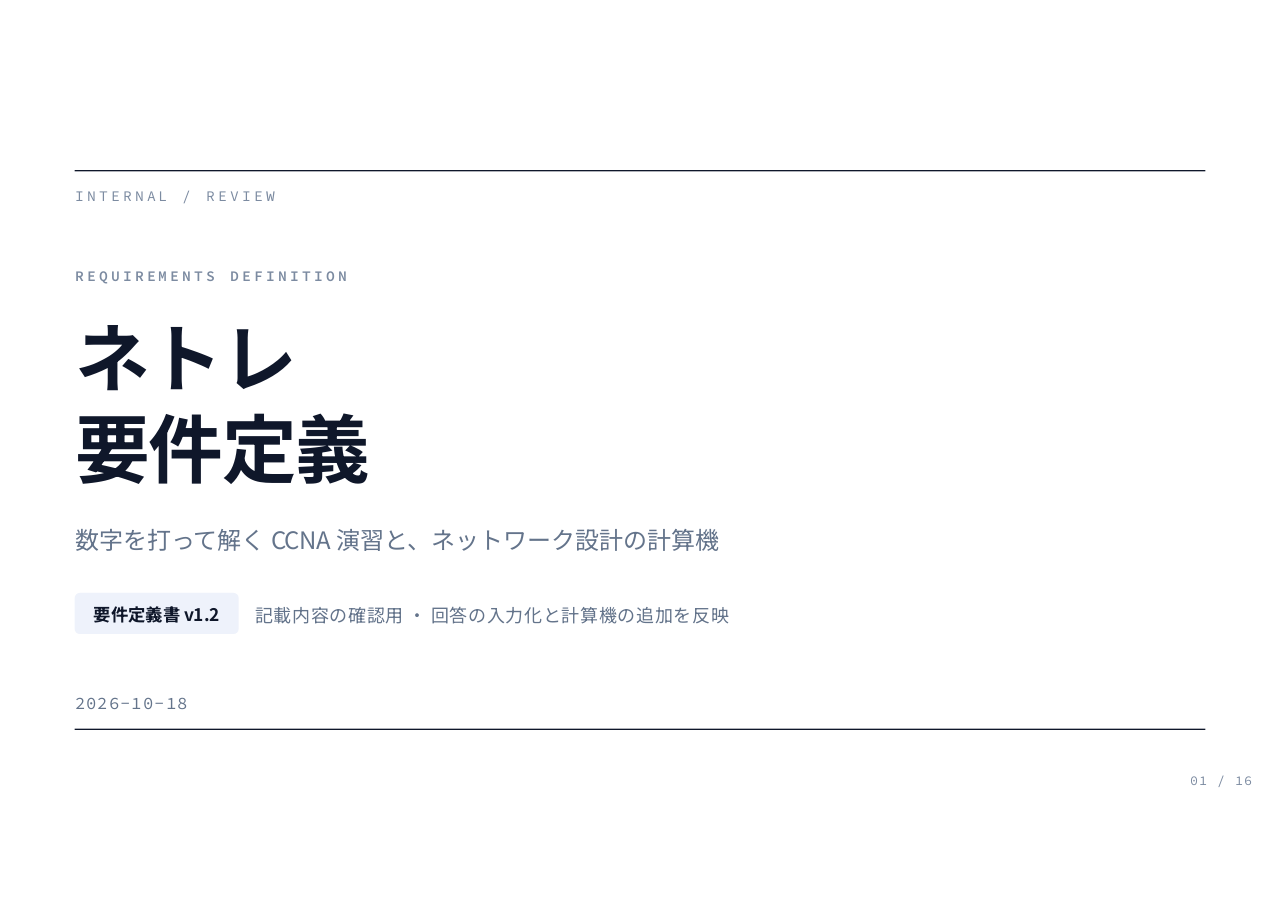
<file: slides/requirements-review.html>
<!doctype html>
<html lang="ja">
<head>
<meta charset="utf-8">
<title>ネトレ 要件定義レビュー</title>
<link rel="preconnect" href="https://fonts.googleapis.com">
<link rel="preconnect" href="https://fonts.gstatic.com" crossorigin>
<link href="https://fonts.googleapis.com/css2?family=Noto+Sans+JP:wght@400;500;700&family=Source+Code+Pro:wght@500;600;700&display=swap" rel="stylesheet">
<style>
:root{
  --bg:#ffffff; --surface:#f6f8fd; --ink:#0f172a; --sub:#64748b; --dim:#7c8ba1; --line:#e2e8f0;
  --accent:#3d5dc6; --accent-deep:#2e47a6; --accent-tint:#eef2fb;
  --ink-surface:#324c9e; --on-dark:#ffffff; --accent-on-dark:#aec2f2; --line-on-dark:#5570b8;
  --radius:4px;
  --ff:"Noto Sans JP","Hiragino Sans","Yu Gothic","Meiryo",sans-serif;
  --ff-en:"Source Code Pro","SFMono-Regular",Menlo,monospace;
}
*{box-sizing:border-box}
html,body{margin:0;padding:0;background:var(--bg);overflow:hidden}
.s{
  position:absolute;top:50%;left:50%;width:960px;height:540px;
  transform:translate(-50%,-50%) scale(var(--k,1));transform-origin:center center;
  background:var(--bg);color:var(--ink);font-family:var(--ff);
  visibility:hidden;opacity:0;display:flex;flex-direction:column;
  padding:44px 56px 38px;
}
.s.active{visibility:visible;opacity:1}
h1{font-size:56px;font-weight:700;line-height:1.22;letter-spacing:-.015em;margin:0}
h2{font-size:28px;font-weight:700;line-height:1.35;letter-spacing:-.01em;margin:0}
p{margin:0}
code,.mono{font-family:var(--ff-en)}
.ki{font-family:var(--ff-en);font-size:11px;font-weight:600;letter-spacing:.18em;color:var(--dim);margin-bottom:10px}
.hr{height:1px;background:var(--line);margin:13px 0 18px}
.pn{position:absolute;bottom:16px;right:20px;font-family:var(--ff-en);font-size:10px;color:var(--dim);letter-spacing:.08em}
.body{flex:1;display:flex;flex-direction:column;gap:16px;min-height:0}
.lead{font-size:15px;line-height:1.8;color:var(--sub)}
.note{font-size:12px;line-height:1.7;color:var(--dim);padding-left:1.1em;text-indent:-1.1em}
.pill{background:var(--accent-tint);color:var(--ink);padding:10px 16px;border-radius:var(--radius);font-weight:700;font-size:14.5px;white-space:nowrap;text-align:center}
.arw{color:var(--accent-deep);font-size:18px;font-weight:700;line-height:1}
.id{font-family:var(--ff-en);font-weight:600;font-size:12.5px;color:var(--accent-deep);letter-spacing:.02em;white-space:nowrap}
.chk{display:inline-block;font-size:12px;font-weight:700;color:var(--accent-deep);border:1px solid var(--accent-deep);border-radius:var(--radius);padding:0 6px;line-height:1.6;margin-left:6px;vertical-align:1px;white-space:nowrap}
.new{display:inline-block;font-family:var(--ff-en);font-size:11px;font-weight:700;color:#fff;background:var(--accent-deep);border-radius:var(--radius);padding:0 5px;line-height:1.6;margin-left:6px;vertical-align:1px}
.tbl{width:100%;border-collapse:collapse;font-size:13.5px}
.tbl th{text-align:left;font-size:11px;font-family:var(--ff-en);letter-spacing:.14em;color:var(--dim);font-weight:600;padding:0 0 7px;border-bottom:1px solid var(--line)}
.tbl td{padding:6px 12px 6px 0;border-bottom:1px solid var(--line);vertical-align:top;line-height:1.55}
.tbl td.c-id{width:62px}
.tbl td.c-name{width:150px;font-weight:700;padding-right:18px}
.tbl.v td.c-name{width:172px;padding-right:12px}
.tbl tr:last-child td{border-bottom:none}
.li{font-size:14px;line-height:1.6;padding:7px 0;border-bottom:1px solid var(--line);display:flex;gap:10px}
.li:last-child{border-bottom:none}
.dot{flex:none;width:6px;height:6px;border-radius:50%;background:var(--accent-deep);margin-top:9px}
.dot.off{background:var(--line)}
.colh{font-size:15px;font-weight:700;margin-bottom:6px}
.nf{display:flex;gap:12px;font-size:13.5px;line-height:1.55;padding:6px 0;border-bottom:1px solid var(--line)}
.nf:last-child{border-bottom:none}
.nf .id{width:56px;flex:none;padding-top:1px}
.kv{display:flex;gap:14px;align-items:baseline;padding:6px 0;border-bottom:1px solid var(--line);font-size:13.5px}
.kv:last-child{border-bottom:none}
.kv .k{width:150px;flex:none;color:var(--sub)}
.kv .v{font-family:var(--ff-en);font-weight:600;font-size:14px}
</style>
</head>
<body>
<!-- kit:slide-zukai-kit v1.1 theme:A use:internal style:standard viz:mid -->

<!-- 1 表紙（型 G） -->
<div class="s active" style="padding:0">
  <div style="position:absolute;top:60px;left:56px;right:56px;height:1px;background:var(--ink)"></div>
  <div style="position:absolute;top:72px;left:56px;font-family:var(--ff-en);font-size:11px;letter-spacing:.18em;color:var(--dim)">INTERNAL / REVIEW</div>
  <div style="flex:1;display:flex;flex-direction:column;justify-content:center;padding:0 56px">
    <div class="ki" style="margin-bottom:18px">REQUIREMENTS DEFINITION</div>
    <h1>ネトレ<br>要件定義</h1>
    <p style="font-size:18px;line-height:1.7;color:var(--sub);margin-top:20px">数字を打って解く CCNA 演習と、ネットワーク設計の計算機</p>
    <div style="display:flex;gap:12px;align-items:center;margin-top:26px">
      <span class="pill" style="font-size:13px;padding:6px 14px">要件定義書 v1.2</span>
      <span style="font-size:13.5px;color:var(--sub)">記載内容の確認用 ・ 回答の入力化と計算機の追加を反映</span>
    </div>
  </div>
  <div style="position:absolute;bottom:72px;left:56px;font-family:var(--ff-en);font-size:13px;color:var(--sub);letter-spacing:.04em">2026-10-18</div>
  <div style="position:absolute;bottom:60px;left:56px;right:56px;height:1px;background:var(--ink)"></div>
  <div class="pn">01 / 16</div>
</div>

<!-- 2 結論 -->
<div class="s">
  <div class="ki">CONCLUSION</div>
  <h2>結論 — v1.0 で作るもの</h2>
  <div class="hr"></div>
  <div class="body" style="gap:22px">
    <div style="background:var(--ink-surface);color:var(--on-dark);border-radius:var(--radius);padding:28px 34px">
      <div class="ki" style="color:var(--accent-on-dark);margin-bottom:12px">ONE LINE</div>
      <div style="font-size:23px;font-weight:700;line-height:1.6">答えの数字を自分で打って解く、片手の CCNA 演習<br>CIDR 計算やサブネット設計の計算機で、確かめて使える</div>
      <p style="font-size:14px;line-height:1.8;margin-top:12px">間違えた問題は間隔反復で復習させる。端末内だけで動き、通信も OS の権限も使わない</p>
    </div>
    <div style="display:flex;align-items:stretch">
      <div style="flex:1;padding:4px 24px 4px 0;border-right:1px solid var(--line)">
        <div class="ki" style="margin-bottom:8px">FUNCTIONAL</div>
        <div><span class="id" style="font-size:40px;font-weight:700">24</span><span style="font-size:14px;margin-left:6px">件</span></div>
        <p style="font-size:13.5px;color:var(--sub);margin-top:4px">機能要件<br>うち計算機 9 件</p>
      </div>
      <div style="flex:1;padding:4px 24px;border-right:1px solid var(--line)">
        <div class="ki" style="margin-bottom:8px">NON-FUNCTIONAL</div>
        <div><span class="id" style="font-size:40px;font-weight:700">13</span><span style="font-size:14px;margin-left:6px">件</span></div>
        <p style="font-size:13.5px;color:var(--sub);margin-top:4px">非機能要件</p>
      </div>
      <div style="flex:1;padding:4px 24px;border-right:1px solid var(--line)">
        <div class="ki" style="margin-bottom:8px">CONTENT / LEGAL</div>
        <div><span class="id" style="font-size:40px;font-weight:700">6</span><span style="font-size:14px;margin-left:6px">件</span></div>
        <p style="font-size:13.5px;color:var(--sub);margin-top:4px">コンテンツ・法務の要件</p>
      </div>
      <div style="flex:1;padding:4px 0 4px 24px">
        <div class="ki" style="margin-bottom:8px">OPEN ISSUES</div>
        <div><span class="id" style="font-size:40px;font-weight:700">6</span><span style="font-size:14px;margin-left:6px">件</span></div>
        <p style="font-size:13.5px;color:var(--sub);margin-top:4px">未決事項<br>うち 3 件を今回決める</p>
      </div>
    </div>
  </div>
  <div class="pn">02 / 16</div>
</div>

<!-- 3 変更点 -->
<div class="s">
  <div class="ki">CHANGES</div>
  <h2>v1.1・v1.2 での変更点</h2>
  <div class="hr"></div>
  <div class="body">
    <p class="lead">v1.0 の承認後、ご指示で 2 回改訂した。どちらも v1.0 の範囲に入る</p>
    <div style="display:flex;gap:0;align-items:stretch;flex:1">
      <div style="flex:1;border:1px solid var(--line);border-right:none;border-radius:var(--radius) 0 0 var(--radius);padding:20px 26px;display:flex;flex-direction:column;gap:10px">
        <div class="ki" style="margin-bottom:0">V1.1</div>
        <div style="font-size:19px;font-weight:700;line-height:1.5">回答は数字の入力だけにする</div>
        <p style="font-size:14px;line-height:1.75">選択式（単一・複数）をなくし、答えの数字を自分で打つ<br>IP アドレスやマスクのような「.」を含む数字も<br>入力で答える<br>自動生成問題の誤答づくりは不要になった</p>
        <p style="font-size:13px;line-height:1.7;color:var(--sub);margin-top:auto">FR-01・02・03・05・08、NFR-10、§3.1</p>
      </div>
      <div style="flex:1;border:1px solid var(--line);border-radius:0 var(--radius) var(--radius) 0;background:var(--surface);padding:20px 26px;display:flex;flex-direction:column;gap:10px">
        <div class="ki" style="margin-bottom:0">V1.2</div>
        <div style="font-size:19px;font-weight:700;line-height:1.5">実用の計算機を加える</div>
        <p style="font-size:14px;line-height:1.75">CIDR 計算・サブネット分割・VLSM 設計<br>経路集約・進数変換の 5 種<br>結果に解き方を添え、問題の解説から計算機を開ける<br>問題を「解く」と、計算機で「確かめる・使う」を<br>行き来する</p>
        <p style="font-size:13px;line-height:1.7;color:var(--sub);margin-top:auto">§1〜3、FR-16〜24、§4.3、NFR-10・13、U-07〜09</p>
      </div>
    </div>
  </div>
  <div class="pn">03 / 16</div>
</div>

<!-- 4 目的と利用シーン -->
<div class="s">
  <div class="ki">PURPOSE</div>
  <h2>目的と利用シーン</h2>
  <div class="hr"></div>
  <div class="body" style="gap:18px">
    <div style="display:flex;align-items:stretch;gap:0">
      <div style="flex:1;border:1px solid var(--line);border-radius:var(--radius);padding:14px 20px">
        <div class="ki" style="margin-bottom:6px">出発点</div>
        <p style="font-size:14.5px;line-height:1.7">既存の演習サービス（Ping-t）は PC 向けのレイアウトで、スマホでは使いにくい</p>
      </div>
      <div style="display:flex;align-items:center;padding:0 16px" class="arw">→</div>
      <div style="flex:1.25;background:var(--accent-tint);border-radius:var(--radius);padding:14px 20px">
        <div class="ki" style="margin-bottom:6px">目標</div>
        <p style="font-size:14.5px;line-height:1.7;font-weight:700">「Ping-t レベルの問題演習を、通勤中に片手で」</p>
        <p style="font-size:13.5px;line-height:1.7">あわせて、実際の設計に使える計算機を備える<span class="new">V1.2</span></p>
      </div>
    </div>
    <table class="tbl" style="font-size:14px">
      <tr><th style="width:150px">項目</th><th>内容</th></tr>
      <tr><td style="font-weight:700">主な利用者</td><td>CCNA の受験を予定している社会人・学生（ネットワークの初学者〜中級者）</td></tr>
      <tr><td style="font-weight:700">利用シーン</td><td>問題演習：通勤電車の中など、片手がふさがっていて数分しかないとき<br>計算機：学習中の検算、演習や実務でのアドレス設計・確認<span class="new">V1.2</span></td></tr>
      <tr><td style="font-weight:700">利用時間</td><td>1 回 3〜5 分、1 問 30 秒程度</td></tr>
      <tr><td style="font-weight:700">端末</td><td>iPhone（縦向き）</td></tr>
    </table>
  </div>
  <div class="pn">04 / 16</div>
</div>

<!-- 5 範囲 -->
<div class="s">
  <div class="ki">SCOPE</div>
  <h2>v1.0 の範囲</h2>
  <div class="hr"></div>
  <div class="body">
    <div style="display:flex;gap:0;align-items:stretch;flex:1">
      <div style="flex:1;background:var(--surface);border:1px solid var(--line);border-right:none;border-radius:var(--radius) 0 0 var(--radius);padding:16px 24px">
        <div class="colh" style="color:var(--accent-deep)">含める（MVP）</div>
        <div class="li"><span class="dot"></span><span>サブネット問題の自動出題（5 種類 × 難易度 3 段階）</span></div>
        <div class="li"><span class="dot"></span><span>手書き問題の出題（初期 30 問程度）</span></div>
        <div class="li"><span class="dot"></span><span>回答（すべて数字の入力）・正誤判定・解説</span></div>
        <div class="li"><span class="dot"></span><span>学習履歴の端末内保存と、間隔反復による復習</span></div>
        <div class="li"><span class="dot"></span><span>分野別の出題メニュー</span></div>
        <div class="li"><span class="dot"></span><span>成績画面（分野別の正答率など）</span></div>
        <div class="li"><span class="dot"></span><span style="flex:1">実用の計算機 5 種</span><span class="chk" style="align-self:center">要確認 U-07</span></div>
      </div>
      <div style="flex:1;background:var(--bg);border:1px solid var(--line);border-radius:0 var(--radius) var(--radius) 0;padding:16px 24px">
        <div class="colh" style="color:var(--sub)">含めない（将来の検討事項）</div>
        <div class="li" style="color:var(--sub)"><span class="dot off"></span><span>課金（買い切り／分野別課金）</span></div>
        <div class="li" style="color:var(--sub)"><span class="dot off"></span><span>サブネット以外の自動生成問題（ACL など）</span></div>
        <div class="li" style="color:var(--sub)"><span class="dot off"></span><span>アカウント・端末間の同期・バックアップ</span></div>
        <div class="li" style="color:var(--sub)"><span class="dot off"></span><span>復習リマインダーの通知</span></div>
        <div class="li" style="color:var(--sub)"><span class="dot off"></span><span>iPad 向けの最適化（互換モードでの動作は必須）</span></div>
        <div class="li" style="color:var(--sub)"><span class="dot off"></span><span>CCNA 以外の資格・日本語以外の言語</span></div>
        <div class="li" style="color:var(--sub)"><span class="dot off"></span><span style="flex:1">IPv6 の計算・計算履歴の保存</span><span class="chk" style="align-self:center">要確認 U-08・09</span></div>
      </div>
    </div>
  </div>
  <div class="pn">05 / 16</div>
</div>

<!-- 6 機能要件の全体像（学習） -->
<div class="s">
  <div class="ki">FUNCTIONAL REQUIREMENTS</div>
  <h2>学習の機能要件の全体像</h2>
  <div class="hr"></div>
  <div class="body" style="gap:18px">
    <p class="lead">学習 1 回の流れに沿って、FR-01〜15 を割り当てた（計算機の FR-16〜24 は p.9）</p>
    <div style="display:flex;align-items:flex-start;gap:0">
      <div style="flex:1;display:flex;flex-direction:column;gap:10px">
        <div class="pill">出題</div>
        <div style="font-size:13.5px;line-height:1.5;display:flex;flex-direction:column;gap:7px">
          <div><span class="id">FR-01</span><br>1 問ずつ表示</div>
          <div><span class="id">FR-05</span><br>サブネット自動生成</div>
          <div><span class="id">FR-07</span><br>難易度 3 段階</div>
          <div><span class="id">FR-08</span><br>手書き問題の収録</div>
        </div>
      </div>
      <div class="arw" style="padding:11px 12px 0">→</div>
      <div style="flex:1;display:flex;flex-direction:column;gap:10px">
        <div class="pill">回答</div>
        <div style="font-size:13.5px;line-height:1.5;display:flex;flex-direction:column;gap:7px">
          <div><span class="id">FR-02</span><br>答えの数字を入力</div>
        </div>
      </div>
      <div class="arw" style="padding:11px 12px 0">→</div>
      <div style="flex:1;display:flex;flex-direction:column;gap:10px">
        <div class="pill">判定・解説</div>
        <div style="font-size:13.5px;line-height:1.5;display:flex;flex-direction:column;gap:7px">
          <div><span class="id">FR-03</span><br>正誤判定</div>
          <div><span class="id">FR-04</span><br>解説表示</div>
        </div>
      </div>
      <div class="arw" style="padding:11px 12px 0">→</div>
      <div style="flex:1;display:flex;flex-direction:column;gap:10px">
        <div class="pill">記録</div>
        <div style="font-size:13.5px;line-height:1.5;display:flex;flex-direction:column;gap:7px">
          <div><span class="id">FR-09</span><br>学習履歴の記録</div>
          <div><span class="id">FR-15</span><br>途中で中断できる</div>
        </div>
      </div>
      <div class="arw" style="padding:11px 12px 0">→</div>
      <div style="flex:1;display:flex;flex-direction:column;gap:10px">
        <div class="pill">復習</div>
        <div style="font-size:13.5px;line-height:1.5;display:flex;flex-direction:column;gap:7px">
          <div><span class="id">FR-10</span><br>間隔反復</div>
          <div><span class="id">FR-11</span><br>復習を先に出す</div>
          <div><span class="id">FR-06</span><br>ID から問題を再現</div>
        </div>
      </div>
    </div>
    <div style="display:flex;gap:14px;align-items:center;border-top:1px solid var(--line);padding-top:14px;margin-right:100px">
      <span style="font-size:13px;font-weight:700;color:var(--sub);white-space:nowrap">流れの外で使う機能</span>
      <span style="font-size:13.5px;border:1px solid var(--line);border-radius:var(--radius);padding:5px 12px"><span class="id">FR-12</span> 分野別出題</span>
      <span style="font-size:13.5px;border:1px solid var(--line);border-radius:var(--radius);padding:5px 12px"><span class="id">FR-13</span> 成績表示</span>
      <span style="font-size:13.5px;border:1px solid var(--line);border-radius:var(--radius);padding:5px 12px"><span class="id">FR-14</span> 履歴のリセット</span>
    </div>
  </div>
  <div class="pn">06 / 16</div>
</div>

<!-- 7 FR-01〜08 -->
<div class="s">
  <div class="ki">FUNCTIONAL REQUIREMENTS 1 / 3</div>
  <h2>機能要件 FR-01〜08</h2>
  <div class="hr"></div>
  <div class="body">
    <table class="tbl v">
      <tr><th>ID</th><th>機能</th><th>要件</th></tr>
      <tr><td class="c-id"><span class="id">FR-01</span></td><td class="c-name">出題<span class="new">V1.1</span></td><td>問題を 1 問ずつ表示する。問題文と入力欄を 1 画面に収める</td></tr>
      <tr><td class="c-id"><span class="id">FR-02</span></td><td class="c-name">回答形式<span class="new">V1.1</span></td><td>回答はすべて、数字を自分で入力する形式。選択式は扱わない<br>IP アドレスやマスクのように「.」を含む数字も入力で答える</td></tr>
      <tr><td class="c-id"><span class="id">FR-03</span></td><td class="c-name">正誤判定<span class="new">V1.1</span></td><td>入力を整えて（空白を除き、全角の数字や「．」も半角に）正解と一致したら正解</td></tr>
      <tr><td class="c-id"><span class="id">FR-04</span></td><td class="c-name">解説表示</td><td>回答後すぐに正誤・正解・解説を表示する</td></tr>
      <tr><td class="c-id"><span class="id">FR-05</span></td><td class="c-name">サブネット問題の<br>自動生成<span class="new">V1.1</span></td><td>ネットワーク／ブロードキャスト／ホスト数／マスク（プレフィックス長から）／<br>最後のホストの 5 種類。答えは入力させる（選択肢は作らない）</td></tr>
      <tr><td class="c-id"><span class="id">FR-06</span></td><td class="c-name">問題の再現</td><td>自動生成問題は ID（seed を含む）から同じ問題を再生成できる</td></tr>
      <tr><td class="c-id"><span class="id">FR-07</span></td><td class="c-name">難易度</td><td>基礎・標準・応用の 3 段階。サブネット問題は難易度ごとにプレフィックス長の範囲を変える</td></tr>
      <tr><td class="c-id"><span class="id">FR-08</span></td><td class="c-name">手書き問題の収録<span class="new">V1.1</span></td><td>同梱するデータ（JSON）から読み込む。答えが数字になる問題だけを収録する</td></tr>
    </table>
  </div>
  <div class="pn">07 / 16</div>
</div>

<!-- 8 FR-09〜15 -->
<div class="s">
  <div class="ki">FUNCTIONAL REQUIREMENTS 2 / 3</div>
  <h2>機能要件 FR-09〜15</h2>
  <div class="hr"></div>
  <div class="body">
    <table class="tbl">
      <tr><th>ID</th><th>機能</th><th>要件</th></tr>
      <tr><td class="c-id"><span class="id">FR-09</span></td><td class="c-name">学習履歴の記録</td><td>回答ごとに、正誤と回答日時を端末内に保存する</td></tr>
      <tr><td class="c-id"><span class="id">FR-10</span></td><td class="c-name">間隔反復</td><td>間違えた問題は翌日に、正解した問題は間隔を広げて再出題する（SM-2 の簡略版）</td></tr>
      <tr><td class="c-id"><span class="id">FR-11</span></td><td class="c-name">復習優先</td><td>学習を始めたとき、復習日を迎えた問題を新しい問題より先に出す</td></tr>
      <tr><td class="c-id"><span class="id">FR-12</span></td><td class="c-name">分野別出題</td><td>CCNA 200-301 の 6 分野と「サブネット計算ドリル」から出題範囲を選べる</td></tr>
      <tr><td class="c-id"><span class="id">FR-13</span></td><td class="c-name">成績表示</td><td>全体と分野別に、回答数・正答率・今日の復習予定数を表示する</td></tr>
      <tr><td class="c-id"><span class="id">FR-14</span></td><td class="c-name">学習履歴のリセット</td><td>確認のうえ、学習履歴をすべて削除できる</td></tr>
      <tr><td class="c-id"><span class="id">FR-15</span></td><td class="c-name">中断</td><td>学習の途中でやめられる。それまでの回答は履歴に残す</td></tr>
    </table>
    <p class="note">※ FR-01〜24 はすべて MVP（v1.0）の対象。ただし計算機（FR-16〜24）の範囲は U-07 で確定させる</p>
  </div>
  <div class="pn">08 / 16</div>
</div>

<!-- 9 計算機の全体像 -->
<div class="s">
  <div class="ki">CALCULATORS</div>
  <h2>計算機の全体像<span class="new" style="font-size:12px;vertical-align:6px">V1.2</span></h2>
  <div class="hr"></div>
  <div class="body" style="gap:18px">
    <div style="display:flex;align-items:center;gap:14px">
      <div class="pill" style="background:var(--bg);border:1px solid var(--line);padding:16px 18px;text-align:left"><span class="id">FR-16</span><br><span style="font-size:15px">タブ「計算」</span></div>
      <div class="arw">→</div>
      <div style="flex:1;display:flex;gap:8px">
        <div class="pill" style="flex:1;padding:10px 8px;white-space:normal"><span class="id">FR-17</span><br>CIDR 計算</div>
        <div class="pill" style="flex:1;padding:10px 8px;white-space:normal"><span class="id">FR-18</span><br>サブネット分割</div>
        <div class="pill" style="flex:1;padding:10px 8px;white-space:normal"><span class="id">FR-19</span><br>VLSM 設計</div>
        <div class="pill" style="flex:1;padding:10px 8px;white-space:normal"><span class="id">FR-20</span><br>経路集約</div>
        <div class="pill" style="flex:1;padding:10px 8px;white-space:normal"><span class="id">FR-21</span><br>進数変換</div>
      </div>
    </div>
    <div>
      <div class="colh">学習とのつながり</div>
      <div style="display:flex;gap:0;align-items:stretch;border-top:1px solid var(--line)">
        <div style="flex:1;padding:14px 22px 4px 0;border-right:1px solid var(--line)">
          <div class="id" style="margin-bottom:6px">FR-22</div>
          <div style="font-size:15.5px;font-weight:700;margin-bottom:6px">計算の過程</div>
          <p style="font-size:13.5px;line-height:1.75;color:var(--sub)">結果に解き方を添える<br>（ブロックサイズ、AND の取り方など）</p>
        </div>
        <div style="flex:1;padding:14px 22px 4px;border-right:1px solid var(--line)">
          <div class="id" style="margin-bottom:6px">FR-23</div>
          <div style="font-size:15.5px;font-weight:700;margin-bottom:6px">問題から計算機へ</div>
          <p style="font-size:13.5px;line-height:1.75;color:var(--sub)">サブネット問題の解説から<br>その値を入れた CIDR 計算を開ける</p>
        </div>
        <div style="flex:1;padding:14px 0 4px 22px">
          <div class="id" style="margin-bottom:6px">FR-24</div>
          <div style="font-size:15.5px;font-weight:700;margin-bottom:6px">結果のコピー</div>
          <p style="font-size:13.5px;line-height:1.75;color:var(--sub)">各値をコピーして<br>設計資料などに貼れる</p>
        </div>
      </div>
    </div>
    <p class="note">※ 対象は IPv4 のみ（IPv6 は U-08）。計算履歴は保存しない（U-09）</p>
  </div>
  <div class="pn">09 / 16</div>
</div>

<!-- 10 CIDR 計算 -->
<div class="s">
  <div class="ki">FUNCTIONAL REQUIREMENTS 3 / 3</div>
  <h2>CIDR 計算（FR-17）</h2>
  <div class="hr"></div>
  <div class="body">
    <div style="display:flex;gap:28px;align-items:flex-start">
      <div style="width:270px;flex:none;display:flex;flex-direction:column;gap:12px">
        <div class="colh" style="margin-bottom:0">入力</div>
        <div style="border:1.5px solid var(--accent-deep);border-radius:var(--radius);padding:12px 14px;font-family:var(--ff-en);font-size:17px;font-weight:600">192.168.10.77/26</div>
        <p style="font-size:13.5px;line-height:1.75">IPv4 アドレス ＋<br>プレフィックス長（/0〜/32）<br>またはサブネットマスク（255.255.255.192）</p>
        <p style="font-size:13px;line-height:1.7;color:var(--sub)">/31 は 2 アドレスとも使える<br>（ポイントツーポイント用。RFC 3021）<br>/32 は 1 台のホストを指す</p>
      </div>
      <div style="flex:1">
        <div class="colh">出力（左の入力での例）</div>
        <div class="kv"><span class="k">ネットワークアドレス</span><span class="v">192.168.10.64</span></div>
        <div class="kv"><span class="k">ブロードキャスト</span><span class="v">192.168.10.127</span></div>
        <div class="kv"><span class="k">サブネットマスク</span><span class="v">255.255.255.192</span></div>
        <div class="kv"><span class="k">ワイルドカードマスク</span><span class="v">0.0.0.63</span></div>
        <div class="kv"><span class="k">ホストの範囲</span><span class="v">192.168.10.65 〜 192.168.10.126</span></div>
        <div class="kv"><span class="k">使えるホスト数</span><span class="v">62</span><span style="color:var(--sub);font-size:13px">（アドレスの総数 64）</span></div>
        <div class="kv"><span class="k">2 進数</span><span class="v" style="font-size:13.5px">11000000.10101000.00001010.01<span style="color:var(--sub)">001101</span></span></div>
        <div class="kv"><span class="k">アドレスの種別</span><span style="font-weight:600">プライベート（RFC 1918）</span></div>
        <p class="note" style="margin-top:8px">※ 2 進数は、ネットワーク部（先頭 26 ビット）とホスト部（灰色）を分けて示す</p>
      </div>
    </div>
  </div>
  <div class="pn">10 / 16</div>
</div>

<!-- 11 ほかの計算機と入力のきまり -->
<div class="s">
  <div class="ki">CALCULATORS</div>
  <h2>ほかの計算機と入力のきまり</h2>
  <div class="hr"></div>
  <div class="body" style="gap:12px">
    <table class="tbl" style="font-size:13.5px">
      <tr><th style="width:62px">ID</th><th style="width:130px">計算機</th><th style="width:200px">入力</th><th>出力</th></tr>
      <tr><td><span class="id">FR-18</span></td><td style="font-weight:700">サブネット分割</td><td>ネットワーク（CIDR）＋<br>分割数 または 必要なホスト数</td><td>分割後のプレフィックス長と 1 サブネットのホスト数<br>サブネットの一覧（ネットワーク・範囲・ブロードキャスト）</td></tr>
      <tr><td><span class="id">FR-19</span></td><td style="font-weight:700">VLSM 設計</td><td>親ネットワーク（CIDR）＋<br>用途名と必要ホスト数の組<br>（複数）</td><td>必要ホスト数の多い順に割り当てたサブネット<br>（用途名・CIDR・範囲・使える数と必要数）<br>残った範囲。入りきらないときは不足する量</td></tr>
      <tr><td><span class="id">FR-20</span></td><td style="font-weight:700">経路集約</td><td>複数のネットワーク（CIDR）</td><td>すべてを含む最小の集約ルートと、余分に含まれる範囲</td></tr>
      <tr><td><span class="id">FR-21</span></td><td style="font-weight:700">進数変換</td><td>IPv4 アドレスまたはマスク<br>（10・2・16 進のどれでも）</td><td>10 進・2 進・16 進の表記。オクテットごとに区切って示す</td></tr>
    </table>
    <div style="border:1px solid var(--line);background:var(--surface);border-radius:var(--radius);padding:12px 18px;font-size:13.5px;line-height:1.75">
      <span class="id">NFR-13</span>　<b>計算機の入力</b>　全角の数字・空白も受け付け、マスクは /26 と 255.255.255.192 のどちらでも入力できる<br>誤った入力はどこが誤りかをその場で示し、結果は入力に合わせてすぐ更新する（計算ボタンは押させない）
    </div>
  </div>
  <div class="pn">11 / 16</div>
</div>

<!-- 12 出題分野と1回の学習量 -->
<div class="s">
  <div class="ki">QUESTION SCOPE</div>
  <h2>出題分野と1回の学習量</h2>
  <div class="hr"></div>
  <div class="body">
    <div style="display:flex;gap:28px;align-items:stretch;flex:1">
      <div style="flex:1.7;display:flex;flex-direction:column;gap:10px">
        <div class="colh">CCNA 200-301 に準拠した 6 分野</div>
        <div style="display:grid;grid-template-columns:1fr 1fr;gap:10px">
          <div style="border:1px solid var(--line);border-radius:var(--radius);padding:12px 16px"><div style="font-size:15px;font-weight:700">ネットワークの基礎</div><div style="font-family:var(--ff-en);font-size:12px;color:var(--sub);margin-top:3px">network-fundamentals</div></div>
          <div style="border:1px solid var(--line);border-radius:var(--radius);padding:12px 16px"><div style="font-size:15px;font-weight:700">ネットワークアクセス</div><div style="font-family:var(--ff-en);font-size:12px;color:var(--sub);margin-top:3px">network-access</div></div>
          <div style="border:1px solid var(--line);border-radius:var(--radius);padding:12px 16px"><div style="font-size:15px;font-weight:700">IP 接続</div><div style="font-family:var(--ff-en);font-size:12px;color:var(--sub);margin-top:3px">ip-connectivity</div></div>
          <div style="border:1px solid var(--line);border-radius:var(--radius);padding:12px 16px"><div style="font-size:15px;font-weight:700">IP サービス</div><div style="font-family:var(--ff-en);font-size:12px;color:var(--sub);margin-top:3px">ip-services</div></div>
          <div style="border:1px solid var(--line);border-radius:var(--radius);padding:12px 16px"><div style="font-size:15px;font-weight:700">セキュリティの基礎</div><div style="font-family:var(--ff-en);font-size:12px;color:var(--sub);margin-top:3px">security-fundamentals</div></div>
          <div style="border:1px solid var(--line);border-radius:var(--radius);padding:12px 16px"><div style="font-size:15px;font-weight:700">自動化とプログラマビリティ</div><div style="font-family:var(--ff-en);font-size:12px;color:var(--sub);margin-top:3px">automation-programmability</div></div>
        </div>
        <p style="font-size:13.5px;line-height:1.7;color:var(--sub);margin-top:4px">出題範囲の選択肢は、この 6 分野と「サブネット計算ドリル」の 7 つ（FR-12）<br>どの分野も、答えが数字になる問題だけを収録する（FR-08）</p>
      </div>
      <div style="flex:1;background:var(--surface);border:1px solid var(--line);border-radius:var(--radius);padding:22px 26px;display:flex;flex-direction:column;gap:10px">
        <div class="ki" style="margin-bottom:0">ONE SESSION</div>
        <div class="colh" style="margin-bottom:0">1 回の学習の問題数</div>
        <div><span class="id" style="font-size:56px;font-weight:700">10</span><span style="font-size:16px;margin-left:8px;font-weight:700">問</span></div>
        <p style="font-size:14px;line-height:1.75;color:var(--sub)">途中でやめることもできる（FR-15）<br>それまでの回答は履歴に残る</p>
      </div>
    </div>
  </div>
  <div class="pn">12 / 16</div>
</div>

<!-- 13 非機能要件 -->
<div class="s">
  <div class="ki">NON-FUNCTIONAL REQUIREMENTS</div>
  <h2>非機能要件</h2>
  <div class="hr"></div>
  <div class="body" style="gap:10px">
    <div style="display:flex;gap:36px;align-items:flex-start">
      <div style="flex:1">
        <div class="colh">使い心地と対応環境</div>
        <div class="nf"><span class="id">NFR-01</span><span><b>操作性</b>　回答・次へなど学習中の主な操作を、親指が届く画面下半分に置く</span></div>
        <div class="nf"><span class="id">NFR-02</span><span><b>操作性</b>　1 問 30 秒程度で解ける。回答から次の問題まではタップ 1 回</span></div>
        <div class="nf"><span class="id">NFR-03</span><span><b>性能</b>　起動から 1 問目まで 2 秒以内（目標値）。問題の切り替えに待ち時間なし</span></div>
        <div class="nf"><span class="id">NFR-07</span><span><b>対応環境</b>　iOS 17 以上の iPhone、縦向き。iPad 互換モードでもクラッシュせず全機能を使える</span></div>
        <div class="nf"><span class="id">NFR-08</span><span><b>アクセシビリティ</b>　Dynamic Type・ダークモード・VoiceOver に対応</span></div>
        <div class="nf"><span class="id">NFR-12</span><span><b>言語</b>　日本語のみ</span></div>
      </div>
      <div style="flex:1">
        <div class="colh">安心と品質</div>
        <div class="nf"><span class="id">NFR-04</span><span><b>オフライン</b>　すべての機能を通信なしで使える</span></div>
        <div class="nf"><span class="id">NFR-05</span><span><b>プライバシー</b>　学習履歴は端末内にだけ保存し外部に送らない。App Privacy は「データを収集しません」</span></div>
        <div class="nf"><span class="id">NFR-06</span><span><b>権限</b>　OS の権限（位置情報・通知・カメラなど）を一切要求しない</span></div>
        <div class="nf"><span class="id">NFR-09</span><span><b>信頼性</b>　途中でアプリを終了しても、それまでの回答履歴を失わない</span></div>
        <div class="nf"><span class="id">NFR-10</span><span><b>正確性</b>　問題の正解と計算機の結果は計算で求め誤りなし。標準的なライブラリと大量の値で照合する<span class="new">V1.2</span></span></div>
        <div class="nf"><span class="id">NFR-11</span><span><b>保守性</b>　問題データの差し替えだけで（コードを変えずに）手書き問題を追加・修正できる</span></div>
      </div>
    </div>
    <p class="note">※ NFR-13（計算機の入力）は p.11 に記載</p>
  </div>
  <div class="pn">13 / 16</div>
</div>

<!-- 14 コンテンツと法務 -->
<div class="s">
  <div class="ki">CONTENT AND LEGAL</div>
  <h2>コンテンツと法務の要件</h2>
  <div class="hr"></div>
  <div class="body">
    <div style="display:flex;gap:0;align-items:stretch;flex:1">
      <div style="flex:1;background:var(--surface);border:1px solid var(--line);border-right:none;border-radius:var(--radius) 0 0 var(--radius);padding:20px 26px">
        <div class="colh">しないこと</div>
        <div class="li"><span class="id" style="width:48px;flex:none">LR-01</span><span>Ping-t や市販の参考書の問題・解説を<br>転載・改変して使わない（著作権）</span></div>
        <div class="li"><span class="id" style="width:48px;flex:none">LR-02</span><span>実際の試験問題を再現しない（ブレインダンプの禁止。Cisco の受験規約に違反する）</span></div>
        <div class="li"><span class="id" style="width:48px;flex:none">LR-04</span><span>「CCNA」「Cisco」をアプリ名の先頭に置かない</span></div>
        <div class="li"><span class="id" style="width:48px;flex:none">LR-05</span><span>アプリ名に「Ping」を含めない（Ping-t との混同を避ける）</span></div>
      </div>
      <div style="flex:1;background:var(--bg);border:1px solid var(--line);border-radius:0 var(--radius) var(--radius) 0;padding:20px 26px">
        <div class="colh">すること</div>
        <div class="li"><span class="id" style="width:48px;flex:none">LR-03</span><span>問題はすべてオリジナル<br>AI で下書きした問題も、技術的に正しいか<br>人が確認してから収録する</span></div>
        <div class="li"><span class="id" style="width:48px;flex:none">LR-04</span><span>サブタイトルや説明文で「CCNA対策」のように説明として使う</span></div>
        <div class="li"><span class="id" style="width:48px;flex:none">LR-06</span><span>プライバシーポリシーを用意し<br>App Store とアプリ内から見られるようにする</span></div>
      </div>
    </div>
  </div>
  <div class="pn">14 / 16</div>
</div>

<!-- 15 前提と受け入れ基準 -->
<div class="s">
  <div class="ki">PREMISES AND ACCEPTANCE</div>
  <h2>前提と受け入れ基準</h2>
  <div class="hr"></div>
  <div class="body" style="gap:14px">
    <div>
      <div class="colh" style="margin-bottom:2px">制約・前提</div>
      <div class="li" style="padding:9px 0"><span class="id" style="width:28px;flex:none">01</span><span>開発は SwiftUI、iOS 17 以上。サーバーは持たない</span></div>
      <div class="li" style="padding:9px 0"><span class="id" style="width:28px;flex:none">02</span><span>公開は App Store。ビルドとアップロードは Xcode Cloud を使う想定（他の自作アプリと同じ運用）</span></div>
      <div class="li" style="padding:9px 0"><span class="id" style="width:28px;flex:none">03</span><span>アプリ名（仮）ネトレ - ネットワーク資格ドリル ／ サブタイトル（仮）通勤1問、CCNA対策をスキマ時間で<br><span style="color:var(--sub)">App Store Connect での仮登録と、J-PlatPat での商標検索はまだ済んでいない</span></span></div>
    </div>
    <div>
      <div class="colh" style="margin-bottom:2px">受け入れ基準</div>
      <div class="li" style="padding:9px 0"><span class="id" style="width:28px;flex:none">01</span><span>機能・非機能・コンテンツと法務の各要件が、要件定義テスト仕様書（未作成）の試験にすべて合格すること</span></div>
      <div class="li" style="padding:9px 0"><span class="id" style="width:28px;flex:none">02</span><span>App Store の審査ガイドライン（特に 2.1 完全性、5.1.1 プライバシー）に反していないこと</span></div>
    </div>
  </div>
  <div class="pn">15 / 16</div>
</div>

<!-- 16 決めていただきたいこと -->
<div class="s">
  <div class="ki">DECISIONS</div>
  <h2>決めていただきたいこと</h2>
  <div class="hr"></div>
  <div class="body" style="gap:14px">
    <div style="background:var(--ink-surface);color:var(--on-dark);border-radius:var(--radius);padding:16px 26px">
      <div style="font-size:15px;font-weight:700;margin-bottom:4px">このレビューで決める 3 点（計算機）</div>
      <div style="display:flex;gap:16px;align-items:baseline;padding:6px 0;border-bottom:1px solid var(--line-on-dark)">
        <span style="font-family:var(--ff-en);font-size:12.5px;font-weight:600;width:44px;flex:none">U-07</span>
        <span style="flex:1;font-size:14.5px">計算機の範囲</span>
        <span style="font-size:13px">案</span><span style="font-size:18px;font-weight:700;color:var(--accent-on-dark);width:230px">5 種すべて v1.0 に入れる</span>
      </div>
      <div style="display:flex;gap:16px;align-items:baseline;padding:6px 0;border-bottom:1px solid var(--line-on-dark)">
        <span style="font-family:var(--ff-en);font-size:12.5px;font-weight:600;width:44px;flex:none">U-08</span>
        <span style="flex:1;font-size:14.5px">IPv6 の計算に対応するか</span>
        <span style="font-size:13px">案</span><span style="font-size:18px;font-weight:700;color:var(--accent-on-dark);width:230px">v1.0 では対応しない</span>
      </div>
      <div style="display:flex;gap:16px;align-items:baseline;padding:6px 0">
        <span style="font-family:var(--ff-en);font-size:12.5px;font-weight:600;width:44px;flex:none">U-09</span>
        <span style="flex:1;font-size:14.5px">計算履歴を保存するか</span>
        <span style="font-size:13px">案</span><span style="font-size:18px;font-weight:700;color:var(--accent-on-dark);width:230px">v1.0 では保存しない</span>
      </div>
    </div>
    <div>
      <div class="colh" style="font-size:14px;color:var(--sub);margin-bottom:0">あとで決めるもの</div>
      <div class="li" style="padding:6px 0"><span class="id" style="width:44px;flex:none">U-01</span><span style="flex:1">アプリ名（商標検索と App Store Connect での名前の空きを確認してから）</span><span style="color:var(--sub);width:110px;flex:none">提出前</span></div>
      <div class="li" style="padding:6px 0"><span class="id" style="width:44px;flex:none">U-04</span><span style="flex:1">課金の方式と時期</span><span style="color:var(--sub);width:110px;flex:none">v1.0 公開後</span></div>
      <div class="li" style="padding:6px 0"><span class="id" style="width:44px;flex:none">U-06</span><span style="flex:1">プライバシーポリシーの置き場所（GitHub Pages など）</span><span style="color:var(--sub);width:110px;flex:none">提出前</span></div>
    </div>
    <p class="note" style="margin-right:100px">※ あわせて v1.1 の変更（回答は数字の入力のみ）と、全体の記載に誤りや抜けがないかをご確認ください</p>
  </div>
  <div class="pn">16 / 16</div>
</div>

<script>
function fit(){document.documentElement.style.setProperty('--k',Math.min(innerWidth/960,innerHeight/540))}
addEventListener('resize',fit);fit();
let i=0;const slides=document.querySelectorAll('.s');
function show(n){i=Math.max(0,Math.min(slides.length-1,n));slides.forEach((el,j)=>el.classList.toggle('active',j===i))}
addEventListener('keydown',e=>{if(e.key==='ArrowRight'||e.key===' ')show(i+1);if(e.key==='ArrowLeft')show(i-1)});
show(0);
</script>
</body>
</html>
</file>
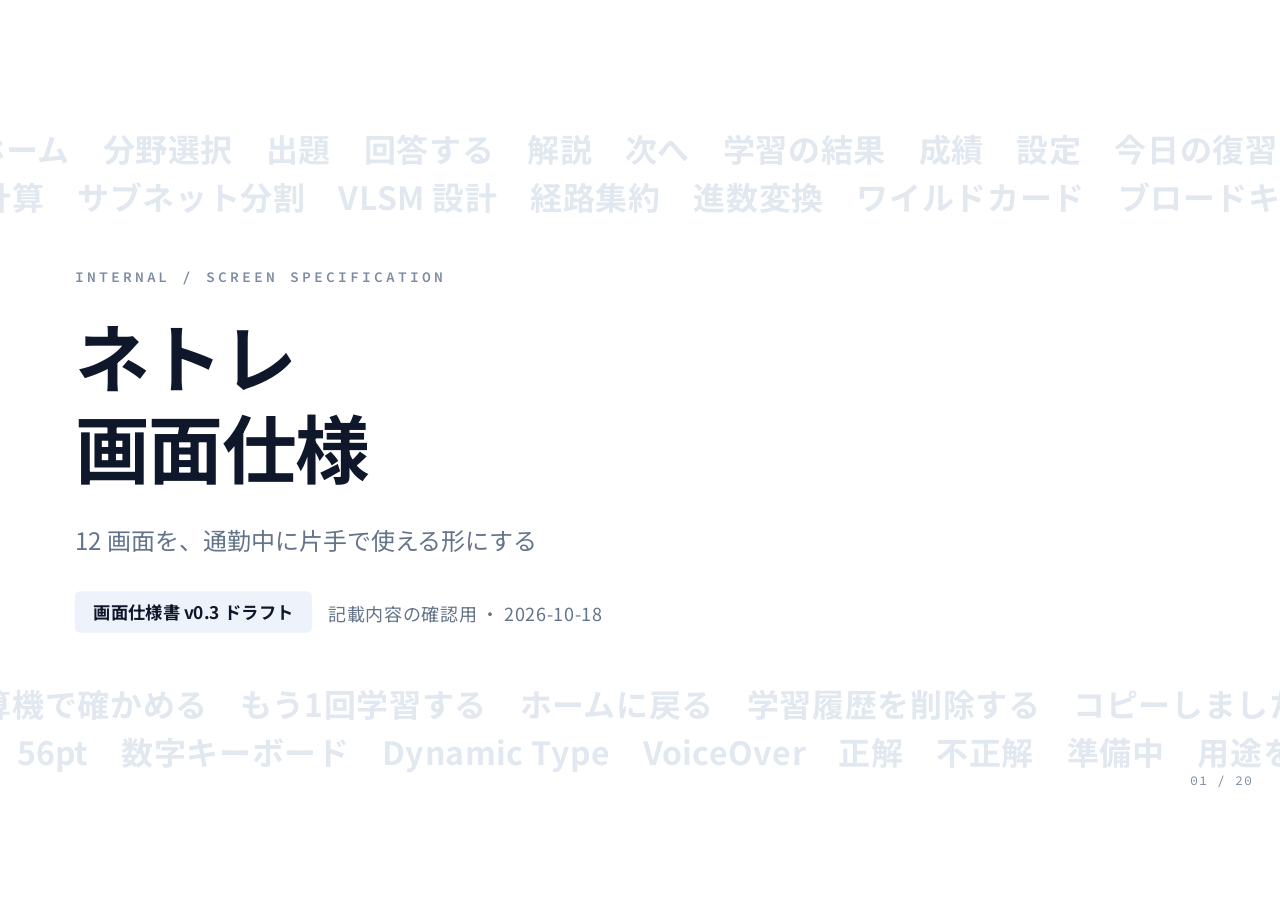
<file: slides/screen-spec-review.html>
<!doctype html>
<html lang="ja">
<head>
<meta charset="utf-8">
<title>ネトレ 画面仕様レビュー</title>
<link rel="preconnect" href="https://fonts.googleapis.com">
<link rel="preconnect" href="https://fonts.gstatic.com" crossorigin>
<link href="https://fonts.googleapis.com/css2?family=Noto+Sans+JP:wght@400;500;700&family=Source+Code+Pro:wght@500;600;700&display=swap" rel="stylesheet">
<style>
:root{
  --bg:#ffffff; --surface:#f6f8fd; --ink:#0f172a; --sub:#64748b; --dim:#7c8ba1; --line:#e2e8f0;
  --accent:#3d5dc6; --accent-deep:#2e47a6; --accent-tint:#eef2fb;
  --ink-surface:#324c9e; --on-dark:#ffffff; --accent-on-dark:#aec2f2; --line-on-dark:#5570b8;
  --radius:4px;
  --ff:"Noto Sans JP","Hiragino Sans","Yu Gothic","Meiryo",sans-serif;
  --ff-en:"Source Code Pro","SFMono-Regular",Menlo,monospace;
}
*{box-sizing:border-box}
html,body{margin:0;padding:0;background:var(--bg);overflow:hidden}
.s{
  position:absolute;top:50%;left:50%;width:960px;height:540px;
  transform:translate(-50%,-50%) scale(var(--k,1));transform-origin:center center;
  background:var(--bg);color:var(--ink);font-family:var(--ff);
  visibility:hidden;opacity:0;display:flex;flex-direction:column;
  padding:44px 56px 38px;
}
.s.active{visibility:visible;opacity:1}
h1{font-size:56px;font-weight:700;line-height:1.22;letter-spacing:-.015em;margin:0}
h2{font-size:28px;font-weight:700;line-height:1.35;letter-spacing:-.01em;margin:0}
p{margin:0}
code,.mono{font-family:var(--ff-en)}
.ki{font-family:var(--ff-en);font-size:11px;font-weight:600;letter-spacing:.18em;color:var(--dim);margin-bottom:10px}
.hr{height:1px;background:var(--line);margin:13px 0 18px}
.pn{position:absolute;bottom:16px;right:20px;font-family:var(--ff-en);font-size:10px;color:var(--dim);letter-spacing:.08em}
.body{flex:1;display:flex;flex-direction:column;gap:16px;min-height:0}
.lead{font-size:15px;line-height:1.8;color:var(--sub)}
.note{font-size:12px;line-height:1.7;color:var(--dim);padding-left:1.1em;text-indent:-1.1em}
.id{font-family:var(--ff-en);font-weight:600;font-size:12.5px;color:var(--accent-deep);letter-spacing:.02em;white-space:nowrap}
.chk{display:inline-block;font-size:12px;font-weight:700;color:var(--accent-deep);border:1px solid var(--accent-deep);border-radius:var(--radius);padding:0 6px;line-height:1.6;white-space:nowrap}
.new{display:inline-block;font-family:var(--ff-en);font-size:11px;font-weight:700;color:#fff;background:var(--accent-deep);border-radius:var(--radius);padding:0 5px;line-height:1.6;margin-left:6px;vertical-align:1px}
.tbl{width:100%;border-collapse:collapse;font-size:13.5px}
.tbl th{text-align:left;font-size:11px;font-family:var(--ff-en);letter-spacing:.14em;color:var(--dim);font-weight:600;padding:0 0 7px;border-bottom:1px solid var(--line)}
.tbl td{padding:6px 12px 6px 0;border-bottom:1px solid var(--line);vertical-align:top;line-height:1.55}
.tbl tr:last-child td{border-bottom:none}
.tbl td.b{font-weight:700;white-space:nowrap}
.colh{font-size:15px;font-weight:700;margin-bottom:6px}
.split{display:flex;gap:40px;align-items:flex-start}
.phone{position:relative;width:196px;height:356px;flex:none;border:1.5px solid var(--ink);border-radius:var(--radius);padding:12px 12px 0;display:flex;flex-direction:column;gap:7px;font-size:12px;background:var(--bg)}
.ph-t{font-size:15px;font-weight:700}
.ph-n{display:flex;font-size:12px;font-weight:700}
.mcard{background:var(--surface);border:1px solid var(--line);border-radius:var(--radius);padding:7px 10px}
.mbtn{border:1px solid var(--line);border-radius:var(--radius);height:30px;display:flex;align-items:center;justify-content:center;font-size:12.5px;font-weight:700}
.mbtn.pri{background:var(--accent-deep);border-color:var(--accent-deep);color:#fff}
.mbtn.l{justify-content:flex-start;padding:0 10px}
.fld{border:1px solid var(--line);border-radius:var(--radius);height:26px;display:flex;align-items:center;padding:0 8px;font-family:var(--ff-en);font-size:12.5px;font-weight:600}
.fld.on{border:1.5px solid var(--accent-deep)}
.kb{margin:auto -12px 0;height:62px;background:var(--line);display:flex;align-items:center;justify-content:center;color:var(--sub);font-size:12px}
.tabs{margin-top:auto;margin-left:-12px;margin-right:-12px;border-top:1px solid var(--line);display:flex;font-size:12px;color:var(--sub)}
.tabs span{flex:1;text-align:center;padding:7px 0}
.tabs span.on{color:var(--accent-deep);font-weight:700}
.kv{display:flex;gap:6px;line-height:1.5}
.kv .k{width:62px;flex:none;color:var(--sub)}
.kv .v{font-family:var(--ff-en);font-weight:600}
.bd{position:absolute;width:18px;height:18px;border-radius:50%;background:var(--accent-deep);color:#fff;font-family:var(--ff-en);font-size:11px;font-weight:700;display:flex;align-items:center;justify-content:center}
.items{flex:1}
.it{display:flex;gap:12px;padding:6px 0;border-bottom:1px solid var(--line);font-size:13.5px;line-height:1.6}
.it:last-child{border-bottom:none}
.it .n{flex:none;width:18px;height:18px;border-radius:50%;background:var(--accent-deep);color:#fff;font-family:var(--ff-en);font-size:11px;font-weight:700;display:flex;align-items:center;justify-content:center;margin-top:2px}
.it .nm{width:118px;flex:none;font-weight:700}
.it .tx{flex:1}
.st{font-size:13px;line-height:1.6;color:var(--sub);margin-top:8px}
.st b{color:var(--ink)}
.wm{position:absolute;left:0;right:0;white-space:nowrap;overflow:hidden;font-size:24px;font-weight:700;color:var(--line);letter-spacing:.02em;line-height:1.5}
.rl{font-size:13.5px;line-height:1.65;padding:6px 0;border-bottom:1px solid var(--line)}
.rl:last-child{border-bottom:none}
</style>
</head>
<body>
<!-- kit:slide-zukai-kit v1.1 theme:A use:internal style:standard viz:mid -->

<!-- 1 表紙（型 E） -->
<div class="s active" style="padding:0">
  <div class="wm" style="top:26px;left:-20px">ホーム　分野選択　出題　回答する　解説　次へ　学習の結果　成績　設定　今日の復習　正答率</div>
  <div class="wm" style="top:62px;left:-80px">CIDR 計算　サブネット分割　VLSM 設計　経路集約　進数変換　ワイルドカード　ブロードキャスト</div>
  <div style="flex:1;display:flex;flex-direction:column;justify-content:center;padding:0 56px">
    <div class="ki" style="margin-bottom:18px">INTERNAL / SCREEN SPECIFICATION</div>
    <h1>ネトレ<br>画面仕様</h1>
    <p style="font-size:18px;line-height:1.7;color:var(--sub);margin-top:20px">12 画面を、通勤中に片手で使える形にする</p>
    <div style="display:flex;gap:12px;align-items:center;margin-top:24px">
      <span style="background:var(--accent-tint);padding:6px 14px;border-radius:var(--radius);font-weight:700;font-size:13px">画面仕様書 v0.3 ドラフト</span>
      <span style="font-size:13.5px;color:var(--sub)">記載内容の確認用 ・ 2026-10-18</span>
    </div>
  </div>
  <div class="wm" style="bottom:62px;left:-40px">計算機で確かめる　もう1回学習する　ホームに戻る　学習履歴を削除する　コピーしました　解き方</div>
  <div class="wm" style="bottom:26px;left:-110px">片手操作　56pt　数字キーボード　Dynamic Type　VoiceOver　正解　不正解　準備中　用途を追加</div>
  <div class="pn">01 / 20</div>
</div>

<!-- 2 結論 -->
<div class="s">
  <div class="ki">CONCLUSION</div>
  <h2>結論 — 画面づくりの方針</h2>
  <div class="hr"></div>
  <div class="body" style="gap:22px">
    <div style="background:var(--ink-surface);color:var(--on-dark);border-radius:var(--radius);padding:28px 34px">
      <div class="ki" style="color:var(--accent-on-dark);margin-bottom:12px">ONE LINE</div>
      <div style="font-size:23px;font-weight:700;line-height:1.6">学習中は全画面で、答えの数字を打って解く<br>計算機は、入力するたびに結果が変わる</div>
      <p style="font-size:14px;line-height:1.8;margin-top:12px">よく使う操作は画面の下半分に。タブは学習・計算・成績・設定の 4 つ。OS の権限は求めない</p>
    </div>
    <div style="display:flex;align-items:stretch">
      <div style="flex:1;padding:4px 24px 4px 0;border-right:1px solid var(--line)">
        <div class="ki" style="margin-bottom:8px">SCREENS</div>
        <div><span class="id" style="font-size:40px;font-weight:700">12</span><span style="font-size:14px;margin-left:6px">画面</span></div>
        <p style="font-size:13.5px;color:var(--sub);margin-top:4px">S-01〜S-12<br>うち計算機 6 画面</p>
      </div>
      <div style="flex:1;padding:4px 24px;border-right:1px solid var(--line)">
        <div class="ki" style="margin-bottom:8px">TABS</div>
        <div><span class="id" style="font-size:40px;font-weight:700">4</span><span style="font-size:14px;margin-left:6px">つ</span></div>
        <p style="font-size:13.5px;color:var(--sub);margin-top:4px">学習・計算・<br>成績・設定</p>
      </div>
      <div style="flex:1;padding:4px 24px;border-right:1px solid var(--line)">
        <div class="ki" style="margin-bottom:8px">TAP TARGET</div>
        <div><span class="id" style="font-size:40px;font-weight:700">56</span><span style="font-size:14px;margin-left:6px">pt 以上</span></div>
        <p style="font-size:13.5px;color:var(--sub);margin-top:4px">タップできる部分の高さ</p>
      </div>
      <div style="flex:1;padding:4px 0 4px 24px">
        <div class="ki" style="margin-bottom:8px">OPEN ISSUES</div>
        <div><span class="id" style="font-size:40px;font-weight:700">2</span><span style="font-size:14px;margin-left:6px">件</span></div>
        <p style="font-size:13.5px;color:var(--sub);margin-top:4px">今回決めること</p>
      </div>
    </div>
  </div>
  <div class="pn">02 / 20</div>
</div>

<!-- 3 変更点 -->
<div class="s">
  <div class="ki">CHANGES</div>
  <h2>v0.2・v0.3 での変更点</h2>
  <div class="hr"></div>
  <div class="body">
    <p class="lead">要件定義 v1.1・v1.2 と基本設計 v1.2 に合わせて直した</p>
    <div style="display:flex;gap:0;align-items:stretch;flex:1">
      <div style="flex:1;border:1px solid var(--line);border-right:none;border-radius:var(--radius) 0 0 var(--radius);padding:18px 24px;display:flex;flex-direction:column;gap:6px">
        <div class="ki" style="margin-bottom:0">V0.2</div>
        <div style="font-size:18px;font-weight:700;line-height:1.5">出題画面を入力専用にした</div>
        <div class="rl">選択肢をなくし、入力欄と「回答する」に置き換えた</div>
        <div class="rl">数字キーボードには改行キーがないので<br>「回答する」をキーボードのすぐ上に置く</div>
        <div class="rl">回答後は「あなたの回答」と「正解」を並べる</div>
      </div>
      <div style="flex:1;border:1px solid var(--line);border-radius:0 var(--radius) var(--radius) 0;background:var(--surface);padding:18px 24px;display:flex;flex-direction:column;gap:6px">
        <div class="ki" style="margin-bottom:0">V0.3</div>
        <div style="font-size:18px;font-weight:700;line-height:1.5">計算機の画面を加えた</div>
        <div class="rl">タブ「計算」と S-07〜S-12 の 6 画面</div>
        <div class="rl">計算機に共通する決まり（キーボード・コピー・解き方）</div>
        <div class="rl">回答後の解説に「計算機で確かめる」（S-03 ⑫）</div>
      </div>
    </div>
  </div>
  <div class="pn">03 / 20</div>
</div>

<!-- 4 共通の決まり -->
<div class="s">
  <div class="ki">COMMON RULES</div>
  <h2>全画面に共通する決まり</h2>
  <div class="hr"></div>
  <div class="body">
    <table class="tbl" style="font-size:14px">
      <tr><th style="width:150px">項目</th><th>決まり</th></tr>
      <tr><td class="b">向き</td><td>縦向きのみ</td></tr>
      <tr><td class="b">画面の下部</td><td>タブバー（学習／計算／成績／設定）<span class="new">V0.3</span>。出題画面（S-03）だけはタブバーを隠して全画面にする</td></tr>
      <tr><td class="b">片手操作</td><td>よく使うボタンは画面下半分に置く。タップできる部分の高さは 56pt 以上（標準の 44pt より大きく）</td></tr>
      <tr><td class="b">文字</td><td>標準の文字スタイルを使い、Dynamic Type で大きくしても欠けない（はみ出す場合はスクロール）</td></tr>
      <tr><td class="b">色</td><td>ライト・ダークの両方に対応。正誤は色だけで区別せず、記号（✓／✗）と文字も併せて出す</td></tr>
      <tr><td class="b">触覚フィードバック</td><td>正解・不正解のときに軽い振動（成功／エラー）を返す</td></tr>
      <tr><td class="b">文言</td><td>「です・ます」調。ボタンは動詞で短く（「次へ」「回答する」）</td></tr>
      <tr><td class="b">権限</td><td>どの画面でも OS の権限を求めない</td></tr>
    </table>
  </div>
  <div class="pn">04 / 20</div>
</div>

<!-- 5 S-01 -->
<div class="s">
  <div class="ki">S-01</div>
  <h2>ホーム</h2>
  <div class="hr"></div>
  <div class="body">
    <div class="split">
      <div class="phone">
        <div class="ph-t">ネトレ</div>
        <div class="mcard" style="position:relative"><div style="color:var(--sub)">今日の復習</div><div style="font-size:20px;font-weight:700">12 問</div><div style="color:var(--sub);margin-top:2px">今日解いた問題　8 問</div>
          <span class="bd" style="right:-40px;top:14px">1</span><span class="bd" style="right:-40px;top:52px">2</span></div>
        <div style="flex:1"></div>
        <div class="mbtn l" style="position:relative;height:34px">分野を選ぶ<span style="margin-left:auto">＞</span><span class="bd" style="right:-40px;top:7px">3</span></div>
        <div class="mbtn pri" style="position:relative;height:40px;margin-bottom:6px">学習を始める<span class="bd" style="right:-40px;top:10px">4</span></div>
        <div class="tabs"><span class="on">学習</span><span>計算</span><span>成績</span><span>設定</span></div>
      </div>
      <div class="items">
        <div class="colh">すぐに学習を始められ、今日の復習の量が一目でわかる</div>
        <div class="it"><span class="n">1</span><span class="nm">今日の復習</span><span class="tx">出す日が今日以前の問題の数（すべての分野）</span></div>
        <div class="it"><span class="n">2</span><span class="nm">今日解いた問題</span><span class="tx">今日の 0:00 以降に回答した数</span></div>
        <div class="it"><span class="n">3</span><span class="nm">分野を選ぶ</span><span class="tx">S-02 へ進む</span></div>
        <div class="it"><span class="n">4</span><span class="nm">学習を始める</span><span class="tx">出題範囲「おまかせ」で S-03 を開く<br>復習が先、足りない分は新しい問題。いちばん目立たせる</span></div>
        <p class="st"><b>初めて起動したとき</b>　①に「まずは1回、解いてみましょう」と表示<br><b>復習が 0 問</b>　①に「今日の復習は終わりました」。④はそのまま使える</p>
      </div>
    </div>
  </div>
  <div class="pn">05 / 20</div>
</div>

<!-- 6 S-02 -->
<div class="s">
  <div class="ki">S-02</div>
  <h2>分野選択</h2>
  <div class="hr"></div>
  <div class="body">
    <div class="split">
      <div class="items">
        <div class="colh">出題範囲を選ぶ</div>
        <div class="it"><span class="n">1</span><span class="nm">難易度</span><span class="tx">基礎／標準／応用。初期値は「標準」。最後に選んだものを覚えておく</span></div>
        <div class="it"><span class="n">2</span><span class="nm">始める</span><span class="tx">「サブネット計算ドリル」と選んだ難易度で S-03 を開く</span></div>
        <div class="it"><span class="n">3</span><span class="nm">分野の行</span><span class="tx">分野名・正答率（未回答は「―」）・収録問題数・今日の復習数<br>タップでその分野の S-03 を開く</span></div>
        <div class="it"><span class="n">4</span><span class="nm">準備中</span><span class="tx">収録問題が 0 問の分野。グレーで表示し、タップできない</span></div>
        <p class="st">分野は要件定義書 §4.1 の順に並べる<br>サブネット計算ドリルを上に置く（MVP では問題数が最も多く、よく使う見込み）</p>
      </div>
      <div class="phone">
        <div class="ph-t">＜　分野を選ぶ</div>
        <div style="color:var(--sub)">サブネット計算ドリル</div>
        <div class="mcard" style="position:relative;display:flex;flex-direction:column;gap:6px">
          <div style="display:flex;border:1px solid var(--line);border-radius:var(--radius);background:var(--bg)"><span style="flex:1;text-align:center;padding:3px 0">基礎</span><span style="flex:1;text-align:center;padding:3px 0;background:var(--accent-tint);font-weight:700">標準</span><span style="flex:1;text-align:center;padding:3px 0">応用</span></div>
          <div style="display:flex">始める<span style="margin-left:auto">＞</span></div>
          <span class="bd" style="left:-40px;top:6px">1</span><span class="bd" style="left:-40px;top:36px">2</span>
        </div>
        <div style="color:var(--sub);margin-top:4px">分野</div>
        <div style="position:relative;border-bottom:1px solid var(--line);padding-bottom:5px"><div style="display:flex;font-weight:700">ネットワークの基礎<span style="margin-left:auto">82%</span></div><div style="color:var(--sub)">30問 ・ 復習 3問</div><span class="bd" style="left:-40px;top:8px">3</span></div>
        <div style="border-bottom:1px solid var(--line);padding-bottom:5px"><div style="display:flex;font-weight:700">ネットワークアクセス<span style="margin-left:auto">60%</span></div><div style="color:var(--sub)">12問 ・ 復習 0問</div></div>
        <div style="position:relative;color:var(--dim);display:flex">IP サービス<span style="margin-left:auto">準備中</span><span class="bd" style="left:-40px;top:0">4</span></div>
        <div class="tabs"><span class="on">学習</span><span>計算</span><span>成績</span><span>設定</span></div>
      </div>
    </div>
  </div>
  <div class="pn">06 / 20</div>
</div>

<!-- 7 S-03 回答前 -->
<div class="s">
  <div class="ki">S-03 / BEFORE ANSWER</div>
  <h2>出題（回答前）<span class="new" style="font-size:12px;vertical-align:6px">V0.2</span></h2>
  <div class="hr"></div>
  <div class="body">
    <div class="split">
      <div class="phone" style="gap:9px">
        <div style="position:relative;display:flex;font-weight:700"><span>✕</span><span style="margin:0 auto">3 / 10</span><span class="bd" style="right:-40px;top:-2px">2</span><span class="bd" style="left:-40px;top:-2px">1</span></div>
        <div style="position:relative;height:4px;background:var(--line);border-radius:2px"><div style="width:30%;height:4px;background:var(--accent-deep);border-radius:2px"></div><span class="bd" style="right:-40px;top:-7px">3</span></div>
        <div style="position:relative;color:var(--sub)">ネットワークの基礎・標準<span class="bd" style="right:-40px;top:0">4</span></div>
        <div style="position:relative;font-size:12.5px;line-height:1.55"><span class="mono">192.168.10.77/26</span> が所属するネットワークアドレスを答えよ。<span class="bd" style="right:-40px;top:8px">5</span></div>
        <div style="flex:1"></div>
        <div style="position:relative;display:flex;flex-direction:column;gap:3px"><span style="color:var(--sub)">回答</span><div class="fld on" style="height:30px">192.168.10.64</div><span class="bd" style="right:-40px;top:14px">6</span></div>
        <div class="mbtn pri" style="position:relative">回答する<span class="bd" style="right:-40px;top:6px">7</span></div>
        <div class="kb">「.」付きの数字キーボード</div>
      </div>
      <div class="items">
        <div class="colh">答えの数字を打って解く（タブバーを隠した全画面）</div>
        <div class="it"><span class="n">1</span><span class="nm">中断（✕）</span><span class="tx">学習をやめて S-04 へ。確認は出さない<br>誤って押しにくいよう、あえて左上に置く</span></div>
        <div class="it"><span class="n">2</span><span class="nm">進み具合</span><span class="tx">「今の問題 / 全体の問題数」</span></div>
        <div class="it"><span class="n">3</span><span class="nm">進捗バー</span><span class="tx">進み具合の割合</span></div>
        <div class="it"><span class="n">4</span><span class="nm">問題の情報</span><span class="tx">分野の表示名・難易度。復習の問題には「復習」の印</span></div>
        <div class="it"><span class="n">5</span><span class="nm">問題文</span><span class="tx">長いときは問題文の部分だけスクロールする</span></div>
        <div class="it"><span class="n">6</span><span class="nm">入力欄</span><span class="tx">開いたら選んだ状態にし、キーボードを出す<br>数字だけ → 数字、数字と「.」→「.」付き</span></div>
        <div class="it"><span class="n">7</span><span class="nm">回答する</span><span class="tx">キーボードのすぐ上に置く。何か入力するまで押せない<br>数字キーボードには改行キーがないので、回答はこのボタン</span></div>
      </div>
    </div>
  </div>
  <div class="pn">07 / 20</div>
</div>

<!-- 8 S-03 回答後 -->
<div class="s">
  <div class="ki">S-03 / AFTER ANSWER</div>
  <h2>出題（回答後）</h2>
  <div class="hr"></div>
  <div class="body">
    <div class="split">
      <div class="items">
        <div class="colh">同じ画面の中で、正誤と解説に切り替える</div>
        <div class="it"><span class="n">8</span><span class="nm">正誤</span><span class="tx">「✓ 正解」または「✗ 不正解」。触覚フィードバックを返す<br>回答したらキーボードを閉じる</span></div>
        <div class="it"><span class="n">9</span><span class="nm">回答と正解</span><span class="tx">「あなたの回答」と「正解」を 2 行で並べる<br>不正解なら回答に ✗、正解に ✓（色と記号の両方）<span class="new">V0.2</span></span></div>
        <div class="it"><span class="n" style="font-size:10px">10</span><span class="nm">解説</span><span class="tx">Markdown の太字・箇条書きに対応<br>長いときはこの部分だけスクロール</span></div>
        <div class="it"><span class="n" style="font-size:10px">11</span><span class="nm">次へ</span><span class="tx">画面の下端（親指の届く位置）に置く。最後は「結果を見る」<br>次の問題では入力欄が選ばれた状態でキーボードが出る</span></div>
        <div class="it"><span class="n" style="font-size:10px">12</span><span class="nm">計算機で確かめる</span><span class="tx">サブネット問題のときだけ。問題の値を入れた S-08 を<br>シートで開き、閉じると解説に戻る<span class="new">V0.3</span></span></div>
      </div>
      <div class="phone" style="gap:7px">
        <div style="display:flex;font-weight:700"><span>✕</span><span style="margin:0 auto">3 / 10</span></div>
        <div style="position:relative;background:var(--surface);border:1px solid var(--line);border-radius:var(--radius);padding:5px 10px;font-weight:700">✗ 不正解<span class="bd" style="left:-40px;top:4px">8</span></div>
        <div style="position:relative;border:1px solid var(--line);border-radius:var(--radius);padding:4px 10px;line-height:1.7">
          <div style="display:flex;gap:6px"><span style="color:var(--sub);width:30px">回答</span><span class="mono" style="text-decoration:line-through">192.168.10.0</span><span style="margin-left:auto">✗</span></div>
          <div style="display:flex;gap:6px"><span style="color:var(--sub);width:30px">正解</span><span class="mono" style="font-weight:700">192.168.10.64</span><span style="margin-left:auto">✓</span></div>
          <span class="bd" style="left:-40px;top:14px">9</span>
        </div>
        <div style="position:relative;line-height:1.55"><div style="font-weight:700">解説</div><div style="color:var(--sub)">/26 のマスクは 255.255.255.192。AND を取ると .64 …</div><span class="bd" style="left:-40px;top:10px">10</span></div>
        <div class="mbtn" style="position:relative;color:var(--accent-deep)">計算機で確かめる<span class="bd" style="left:-40px;top:6px">12</span></div>
        <div style="flex:1"></div>
        <div class="mbtn pri" style="position:relative;height:36px;margin-bottom:12px">次へ<span class="bd" style="left:-40px;top:9px">11</span></div>
      </div>
    </div>
  </div>
  <div class="pn">08 / 20</div>
</div>

<!-- 9 S-04 -->
<div class="s">
  <div class="ki">S-04</div>
  <h2>学習の結果</h2>
  <div class="hr"></div>
  <div class="body">
    <div class="split">
      <div class="phone">
        <div style="text-align:center;font-weight:700;margin-top:4px">おつかれさまでした</div>
        <div style="position:relative;text-align:center;font-size:20px;font-weight:700">7 / 10 問 正解<span class="bd" style="right:-40px;top:6px">1</span></div>
        <div style="color:var(--sub)">間違えた問題</div>
        <div style="position:relative;line-height:1.9"><div>✗ /27 のホスト数は…　＞</div><div>✗ 802.1Q のタグは何…＞</div><div>✗ 192.168.3.200/28 …＞</div><span class="bd" style="right:-40px;top:18px">2</span></div>
        <div style="position:relative;color:var(--sub);text-align:center">間違えた問題は明日また出ます<span class="bd" style="right:-40px;top:0">3</span></div>
        <div style="flex:1"></div>
        <div class="mbtn pri" style="position:relative">もう1回学習する<span class="bd" style="right:-40px;top:6px">4</span></div>
        <div class="mbtn" style="position:relative;margin-bottom:6px">ホームに戻る<span class="bd" style="right:-40px;top:6px">5</span></div>
        <div class="tabs"><span class="on">学習</span><span>計算</span><span>成績</span><span>設定</span></div>
      </div>
      <div class="items">
        <div class="colh">今回の成果を見せ、間違えた問題を振り返れるようにする</div>
        <div class="it"><span class="n">1</span><span class="nm">正解数</span><span class="tx">「正解数 / 回答した数」。中断したときは回答した分だけで数える</span></div>
        <div class="it"><span class="n">2</span><span class="nm">間違えた問題</span><span class="tx">問題文の書き出し（1 行）。タップで回答後の表示を見られる<br>全問正解なら「全問正解です」</span></div>
        <div class="it"><span class="n">3</span><span class="nm">案内</span><span class="tx">間違えた問題があるときだけ表示</span></div>
        <div class="it"><span class="n">4</span><span class="nm">もう1回学習する</span><span class="tx">同じ出題範囲で、新しく S-03 を開く</span></div>
        <div class="it"><span class="n">5</span><span class="nm">ホームに戻る</span><span class="tx">S-01 へ（どの出題範囲から来ても S-01 に戻る）</span></div>
        <p class="st">1 問も回答せずに中断したときは、この画面を出さずに元の画面へ戻る</p>
      </div>
    </div>
  </div>
  <div class="pn">09 / 20</div>
</div>

<!-- 10 S-05 -->
<div class="s">
  <div class="ki">S-05</div>
  <h2>成績</h2>
  <div class="hr"></div>
  <div class="body">
    <div class="split">
      <div class="items">
        <div class="colh">学習の進み具合と、苦手な分野を知る</div>
        <div class="it"><span class="n">1</span><span class="nm">全体の数字</span><span class="tx">回答数・正答率（全期間）、今日の復習数、今日解いた数</span></div>
        <div class="it"><span class="n">2</span><span class="nm">分野別</span><span class="tx">サブネット計算（自動生成問題）と 6 分野の回答数と正答率<br>正答率は横棒と数字の両方。回答 0 は「まだ回答していません」</span></div>
        <p class="st"><b>正答率</b>　正解した回答の数 ÷ 回答の数（同じ問題も毎回数える）<br><b>履歴なし</b>　「問題を解くと、ここに成績が表示されます」</p>
        <div style="border:1px solid var(--accent-deep);border-radius:var(--radius);padding:10px 14px;margin-top:12px;font-size:13.5px;line-height:1.65">
          <span class="chk">要確認</span><br>自動生成のサブネット問題は、分野としては「ネットワークの基礎」に属する<br>成績では「サブネット計算」として分けて出す
        </div>
      </div>
      <div class="phone">
        <div class="ph-t">成績</div>
        <div style="position:relative;display:grid;grid-template-columns:1fr 1fr;gap:6px">
          <div class="mcard"><div style="color:var(--sub)">回答数</div><div style="font-weight:700">248 問</div></div>
          <div class="mcard"><div style="color:var(--sub)">正答率</div><div style="font-weight:700">74%</div></div>
          <div class="mcard"><div style="color:var(--sub)">今日の復習</div><div style="font-weight:700">12 問</div></div>
          <div class="mcard"><div style="color:var(--sub)">今日解いた</div><div style="font-weight:700">8 問</div></div>
          <span class="bd" style="left:-40px;top:40px">1</span>
        </div>
        <div style="color:var(--sub);margin-top:4px">分野別</div>
        <div style="position:relative"><div style="display:flex">サブネット計算<span style="margin-left:auto">81%</span></div><div style="height:6px;background:var(--line);border-radius:2px;margin-top:3px"><div style="width:81%;height:6px;background:var(--accent-deep);border-radius:2px"></div></div><span class="bd" style="left:-40px;top:4px">2</span></div>
        <div><div style="display:flex">ネットワークの基礎<span style="margin-left:auto">62%</span></div><div style="height:6px;background:var(--line);border-radius:2px;margin-top:3px"><div style="width:62%;height:6px;background:var(--accent-deep);border-radius:2px"></div></div></div>
        <div class="tabs"><span>学習</span><span>計算</span><span class="on">成績</span><span>設定</span></div>
      </div>
    </div>
  </div>
  <div class="pn">10 / 20</div>
</div>

<!-- 11 S-06 -->
<div class="s">
  <div class="ki">S-06</div>
  <h2>設定</h2>
  <div class="hr"></div>
  <div class="body">
    <div class="split" style="gap:28px">
      <div class="phone">
        <div class="ph-t">設定</div>
        <div style="color:var(--sub)">データ</div>
        <div style="position:relative;font-weight:700;border-bottom:1px solid var(--line);padding-bottom:6px">学習履歴を削除する<span class="bd" style="right:-40px;top:0">1</span></div>
        <div style="color:var(--sub);margin-top:6px">このアプリについて</div>
        <div style="position:relative;display:flex;border-bottom:1px solid var(--line);padding-bottom:6px">プライバシーポリシー<span style="margin-left:auto">↗</span><span class="bd" style="right:-40px;top:0">2</span></div>
        <div style="position:relative;display:flex">バージョン<span style="margin-left:auto;color:var(--sub)">1.0 (1)</span><span class="bd" style="right:-40px;top:0">3</span></div>
        <div class="tabs"><span>学習</span><span>計算</span><span>成績</span><span class="on">設定</span></div>
      </div>
      <div style="width:190px;flex:none;margin-left:20px">
        <div style="font-size:12.5px;color:var(--sub);margin-bottom:6px">①の確認ダイアログ</div>
        <div style="border:1.5px solid var(--ink);border-radius:var(--radius);padding:12px;font-size:12.5px;line-height:1.6">
          <div style="font-weight:700">学習履歴をすべて<br>削除しますか？</div>
          <div style="color:var(--sub)">この操作は取り消せません。</div>
          <div style="display:flex;gap:6px;margin-top:10px"><span class="mbtn" style="flex:1;font-size:12px">キャンセル</span><span class="mbtn" style="flex:1;font-size:12px;border-color:var(--ink)">削除する</span></div>
        </div>
        <p style="font-size:12px;color:var(--sub);line-height:1.6;margin-top:6px">実機では「削除する」を赤で示す</p>
      </div>
      <div class="items">
        <div class="it"><span class="n">1</span><span class="nm" style="width:96px">履歴の削除</span><span class="tx">赤字で表示<br>確認のダイアログを出す<br>削除すると<br>ホーム・成績の数字が 0 に戻る</span></div>
        <div class="it"><span class="n">2</span><span class="nm" style="width:96px">プライバシー<br>ポリシー</span><span class="tx">Safari で開く<br>URL は要件定義 U-06 で決める</span></div>
        <div class="it"><span class="n">3</span><span class="nm" style="width:96px">バージョン</span><span class="tx">アプリのバージョンと<br>ビルド番号</span></div>
        <div style="border:1px solid var(--accent-deep);border-radius:var(--radius);padding:10px 14px;margin-top:12px;font-size:13.5px;line-height:1.65">
          <span class="chk">要確認</span><br>お問い合わせ先（メールなど）を載せるかどうか
        </div>
      </div>
    </div>
  </div>
  <div class="pn">11 / 20</div>
</div>

<!-- 12 計算機に共通する決まり -->
<div class="s">
  <div class="ki">CALCULATORS / COMMON</div>
  <h2>計算機に共通する決まり<span class="new" style="font-size:12px;vertical-align:6px">V0.3</span></h2>
  <div class="hr"></div>
  <div class="body">
    <table class="tbl" style="font-size:13.5px">
      <tr><th style="width:150px">項目</th><th>決まり</th></tr>
      <tr><td class="b">配置</td><td>入力欄を上、結果を下に置く。入力が変わるたびに結果を更新する（計算ボタンは置かない）</td></tr>
      <tr><td class="b">キーボード</td><td>IP アドレス・マスク・プレフィックス長の欄は「.」付きの数字キーボード<br>数字キーボードには「/」がないので、<b>IP アドレスとプレフィックス長は別の欄</b>にする<br><code>192.168.10.77/26</code> を貼り付けたときは、2 つの欄に分けて入れる</td></tr>
      <tr><td class="b">プレフィックス長</td><td><code>26</code> と <code>255.255.255.192</code> のどちらでも入力できる。−／＋ ボタンで 1 ずつ変えられる</td></tr>
      <tr><td class="b">誤った入力</td><td>欄の下に「✗ 第3オクテットが 256 です（0〜255）」と記号と文で示す。結果欄は空にする</td></tr>
      <tr><td class="b">結果の値</td><td>等幅の書体。各行の右にコピーボタン、長押しでもコピー。コピーしたら「コピーしました」</td></tr>
      <tr><td class="b">解き方</td><td>結果の下に折りたたんで置く。開くと計算の過程を 1〜3 行で示す</td></tr>
      <tr><td class="b">入力の保持</td><td>アプリを閉じるまで画面ごとに残す。保存はしない（U-09）</td></tr>
    </table>
  </div>
  <div class="pn">12 / 20</div>
</div>

<!-- 13 S-07 -->
<div class="s">
  <div class="ki">S-07</div>
  <h2>計算機メニュー</h2>
  <div class="hr"></div>
  <div class="body">
    <div class="split">
      <div class="phone">
        <div class="ph-t">計算</div>
        <div style="position:relative;border:1px solid var(--line);border-radius:var(--radius);display:flex;flex-direction:column;margin-top:4px">
          <div style="padding:5px 10px;border-bottom:1px solid var(--line)"><div style="font-weight:700;display:flex">CIDR 計算<span style="margin-left:auto">＞</span></div><div style="color:var(--sub)">範囲・ホスト数</div></div>
          <div style="padding:5px 10px;border-bottom:1px solid var(--line)"><div style="font-weight:700;display:flex">サブネット分割<span style="margin-left:auto">＞</span></div><div style="color:var(--sub)">等分する</div></div>
          <div style="padding:5px 10px;border-bottom:1px solid var(--line)"><div style="font-weight:700;display:flex">VLSM 設計<span style="margin-left:auto">＞</span></div><div style="color:var(--sub)">用途ごとに割り当て</div></div>
          <div style="padding:5px 10px;border-bottom:1px solid var(--line)"><div style="font-weight:700;display:flex">経路集約<span style="margin-left:auto">＞</span></div><div style="color:var(--sub)">まとめる</div></div>
          <div style="padding:5px 10px"><div style="font-weight:700;display:flex">進数変換<span style="margin-left:auto">＞</span></div><div style="color:var(--sub)">10・2・16 進</div></div>
          <span class="bd" style="right:-40px;top:12px">1</span>
        </div>
        <div class="tabs"><span>学習</span><span class="on">計算</span><span>成績</span><span>設定</span></div>
      </div>
      <div class="items">
        <div class="colh">使いたい計算機をすぐに選ぶ（タブ「計算」）</div>
        <div class="it"><span class="n">1</span><span class="nm">計算機の行</span><span class="tx">計算機の名前と、何ができるかを 1 行で示す<br>タップで S-08〜S-12 へ</span></div>
        <p class="st">並びは使う頻度の高い順（CIDR 計算を先頭）</p>
        <table class="tbl" style="margin-top:14px">
          <tr><th style="width:62px">画面</th><th style="width:130px">計算機</th><th>要件</th></tr>
          <tr><td><span class="id">S-08</span></td><td>CIDR 計算</td><td><span class="id">FR-17</span></td></tr>
          <tr><td><span class="id">S-09</span></td><td>サブネット分割</td><td><span class="id">FR-18</span>・一覧は 256 件まで（D6）</td></tr>
          <tr><td><span class="id">S-10</span></td><td>VLSM 設計</td><td><span class="id">FR-19</span>・用途は 50 件まで（D7）</td></tr>
          <tr><td><span class="id">S-11</span></td><td>経路集約</td><td><span class="id">FR-20</span>・32 件まで（D8）</td></tr>
          <tr><td><span class="id">S-12</span></td><td>進数変換</td><td><span class="id">FR-21</span>・進数を自動で見分ける（D9）</td></tr>
        </table>
      </div>
    </div>
  </div>
  <div class="pn">13 / 20</div>
</div>

<!-- 14 S-08 -->
<div class="s">
  <div class="ki">S-08</div>
  <h2>CIDR 計算</h2>
  <div class="hr"></div>
  <div class="body">
    <div class="split">
      <div class="items">
        <div class="colh">IP アドレスとプレフィックス長から、ネットワークの情報を一度に知る</div>
        <div class="it"><span class="n">1</span><span class="nm">IP アドレス</span><span class="tx">「.」付きの数字キーボード。<code>/26</code> 付きで貼り付けたら②に分けて入れる</span></div>
        <div class="it"><span class="n">2</span><span class="nm">プレフィックス長</span><span class="tx"><code>0</code>〜<code>32</code> またはサブネットマスク。−／＋ で 1 ずつ変えられる</span></div>
        <div class="it"><span class="n">3</span><span class="nm">結果</span><span class="tx">ネットワーク、ブロードキャスト、マスク、ワイルドカード<br>ホストの範囲、使えるホスト数と総数、アドレスの種別<br>各行にコピーボタン</span></div>
        <div class="it"><span class="n">4</span><span class="nm">2 進数</span><span class="tx">オクテットごとに区切り、ネットワーク部とホスト部の境目に区切り線<br>ホスト部は薄い色</span></div>
        <div class="it"><span class="n">5</span><span class="nm">解き方</span><span class="tx">区切りのオクテット → ブロックサイズ → 何番目の倍数か</span></div>
        <p class="st">解説の「計算機で確かめる」から開いたときはシートで出し、左上を「閉じる」にする<br>/31 は「使えるホスト数 2（ポイントツーポイント用）」、/32 は「1 台のホスト」</p>
      </div>
      <div class="phone" style="gap:6px">
        <div class="ph-n">＜ 計算<span style="margin:0 auto 0 30px">CIDR 計算</span></div>
        <div style="position:relative;display:flex;gap:4px;align-items:center"><div class="fld on" style="flex:1">192.168.10.77</div><span>/</span><div class="fld" style="width:34px">26</div>
          <span class="bd" style="left:-40px;top:4px">1</span><span class="bd" style="left:-40px;top:30px">2</span></div>
        <div style="display:flex;justify-content:flex-end;gap:4px"><span class="mbtn" style="width:34px;height:22px">−</span><span class="mbtn" style="width:34px;height:22px">＋</span></div>
        <div style="position:relative;border:1px solid var(--line);border-radius:var(--radius);padding:4px 8px">
          <div class="kv"><span class="k" style="width:74px">ネットワーク</span><span class="v">.64</span></div>
          <div class="kv"><span class="k" style="width:74px">ブロード</span><span class="v">.127</span></div>
          <div class="kv"><span class="k" style="width:74px">マスク</span><span class="v">…255.192</span></div>
          <div class="kv"><span class="k" style="width:74px">ワイルド</span><span class="v">0.0.0.63</span></div>
          <div class="kv"><span class="k" style="width:74px">範囲</span><span class="v">.65〜.126</span></div>
          <div class="kv"><span class="k" style="width:74px">ホスト数</span><span class="v">62</span><span style="color:var(--sub)">（64）</span></div>
          <div class="kv" style="position:relative"><span class="k" style="width:74px">2 進数</span><span class="v">…01|001101</span><span class="bd" style="left:-48px;top:0">4</span></div>
          <div class="kv"><span class="k" style="width:74px">種別</span><span>プライベート</span></div>
          <span class="bd" style="left:-48px;top:40px">3</span>
        </div>
        <div style="position:relative;font-weight:700">▸ 解き方<span class="bd" style="left:-40px;top:-1px">5</span></div>
        <div class="tabs"><span>学習</span><span class="on">計算</span><span>成績</span><span>設定</span></div>
      </div>
    </div>
  </div>
  <div class="pn">14 / 20</div>
</div>

<!-- 15 S-09 -->
<div class="s">
  <div class="ki">S-09</div>
  <h2>サブネット分割</h2>
  <div class="hr"></div>
  <div class="body">
    <div class="split">
      <div class="phone" style="gap:6px">
        <div class="ph-n">＜ 計算<span style="margin:0 auto 0 22px">サブネット分割</span></div>
        <div style="position:relative;display:flex;gap:4px;align-items:center"><div class="fld" style="flex:1">192.168.10.0</div><span>/</span><div class="fld" style="width:34px">24</div><span class="bd" style="right:-40px;top:4px">1</span></div>
        <div style="position:relative;display:flex;border:1px solid var(--line);border-radius:var(--radius)"><span style="flex:1;text-align:center;padding:3px 0;background:var(--accent-tint);font-weight:700">分割数</span><span style="flex:1;text-align:center;padding:3px 0">ホスト数</span><span class="bd" style="right:-40px;top:3px">2</span></div>
        <div style="position:relative"><div class="fld on">4</div><span class="bd" style="right:-40px;top:4px">3</span></div>
        <div style="position:relative"><span class="mono" style="font-weight:600">/26</span> ・ 62 台 ・ 全 4 件<span class="bd" style="right:-40px;top:0">4</span></div>
        <div style="position:relative;border:1px solid var(--line);border-radius:var(--radius);padding:4px 8px;line-height:1.45">
          <div><span class="mono" style="font-weight:600">1 .0/26</span> <span style="color:var(--sub)">.1〜.62</span></div>
          <div><span class="mono" style="font-weight:600">2 .64/26</span> <span style="color:var(--sub)">.65〜.126</span></div>
          <div><span class="mono" style="font-weight:600">3 .128/26</span> <span style="color:var(--sub)">〜.190</span></div>
          <div><span class="mono" style="font-weight:600">4 .192/26</span> <span style="color:var(--sub)">〜.254</span></div>
          <span class="bd" style="right:-48px;top:24px">5</span>
        </div>
        <div class="tabs"><span>学習</span><span class="on">計算</span><span>成績</span><span>設定</span></div>
      </div>
      <div class="items">
        <div class="colh">ネットワークを等分したときのサブネットの一覧を出す</div>
        <div class="it"><span class="n">1</span><span class="nm">ネットワーク</span><span class="tx">IP アドレスとプレフィックス長の 2 つの欄</span></div>
        <div class="it"><span class="n">2</span><span class="nm">分け方</span><span class="tx">「分割数」と「ホスト数」の切り替え</span></div>
        <div class="it"><span class="n">3</span><span class="nm">数</span><span class="tx">分割数、または 1 サブネットに必要なホスト数。数字のキーボード</span></div>
        <div class="it"><span class="n">4</span><span class="nm">概要</span><span class="tx">分割後のプレフィックス長、1 サブネットの使えるホスト数、件数<br>2 の累乗でないときは「5 分割 → 8 分割になります」と添える</span></div>
        <div class="it"><span class="n">5</span><span class="nm">一覧</span><span class="tx">番号、CIDR、ホストの範囲、ブロードキャスト。長押しで CIDR をコピー<br><b>先頭 256 件まで</b>。超えたら「全 ◯ 件のうち先頭 256 件」（D6）</span></div>
      </div>
    </div>
  </div>
  <div class="pn">15 / 20</div>
</div>

<!-- 16 S-10 -->
<div class="s">
  <div class="ki">S-10</div>
  <h2>VLSM 設計</h2>
  <div class="hr"></div>
  <div class="body">
    <div class="split">
      <div class="items">
        <div class="colh">用途ごとの必要ホスト数から、無駄の少ないサブネットを割り当てる</div>
        <div class="it"><span class="n">1</span><span class="nm">親ネットワーク</span><span class="tx">IP アドレスとプレフィックス長の 2 つの欄</span></div>
        <div class="it"><span class="n">2</span><span class="nm">用途の行</span><span class="tx">用途名（通常のキーボード）と必要ホスト数（数字）。⊖ で行を消す</span></div>
        <div class="it"><span class="n">3</span><span class="nm">用途を追加</span><span class="tx">行を 1 つ足す。<b>50 件まで</b>（D7）。上限で押せなくし、理由を添える</span></div>
        <div class="it"><span class="n">4</span><span class="nm">割り当て結果</span><span class="tx">必要ホスト数の多い順に、用途名・CIDR・範囲・「使える数 / 必要数」<br>長押しで CIDR をコピー</span></div>
        <div class="it"><span class="n">5</span><span class="nm">空き</span><span class="tx">使わずに残った範囲を CIDR のまとまりで示す</span></div>
        <p class="st">入りきらないときは、結果の代わりに「✗ 親ネットワークに ◯ アドレス足りません」</p>
      </div>
      <div class="phone" style="gap:6px">
        <div class="ph-n">＜ 計算<span style="margin:0 auto 0 30px">VLSM 設計</span></div>
        <div style="position:relative;display:flex;gap:4px;align-items:center"><div class="fld" style="flex:1">192.168.10.0</div><span>/</span><div class="fld" style="width:34px">24</div><span class="bd" style="left:-40px;top:4px">1</span></div>
        <div style="position:relative;display:flex;flex-direction:column;gap:4px">
          <div style="display:flex;gap:4px"><div class="fld" style="flex:1;font-family:var(--ff)">営業部</div><div class="fld" style="width:34px">50</div></div>
          <div style="display:flex;gap:4px"><div class="fld" style="flex:1;font-family:var(--ff)">開発部</div><div class="fld" style="width:34px">25</div></div>
          <div style="display:flex;gap:4px"><div class="fld" style="flex:1;font-family:var(--ff)">拠点間リンク</div><div class="fld on" style="width:34px">2</div></div>
          <span class="bd" style="left:-40px;top:30px">2</span>
        </div>
        <div style="position:relative;text-align:center;color:var(--accent-deep);font-weight:700;border:1px dashed var(--line);border-radius:var(--radius);padding:3px 0">＋ 用途を追加<span class="bd" style="left:-40px;top:2px">3</span></div>
        <div style="position:relative;border:1px solid var(--line);border-radius:var(--radius);padding:4px 8px;line-height:1.5">
          <div style="display:flex"><b style="width:64px">営業部</b><span class="mono">.0/26</span><span style="margin-left:auto;color:var(--sub)">62/50</span></div>
          <div style="display:flex"><b style="width:64px">開発部</b><span class="mono">.64/27</span><span style="margin-left:auto;color:var(--sub)">30/25</span></div>
          <div style="display:flex"><b style="width:64px">拠点間</b><span class="mono">.96/30</span><span style="margin-left:auto;color:var(--sub)">2/2</span></div>
          <div style="position:relative;display:flex;color:var(--sub)"><span style="width:64px">空き</span><span class="mono">.100/30 ほか</span><span class="bd" style="left:-48px;top:0">5</span></div>
          <span class="bd" style="left:-48px;top:10px">4</span>
        </div>
        <div class="tabs"><span>学習</span><span class="on">計算</span><span>成績</span><span>設定</span></div>
      </div>
    </div>
  </div>
  <div class="pn">16 / 20</div>
</div>

<!-- 17 S-11 -->
<div class="s">
  <div class="ki">S-11</div>
  <h2>経路集約</h2>
  <div class="hr"></div>
  <div class="body">
    <div class="split">
      <div class="phone" style="gap:6px">
        <div class="ph-n">＜ 計算<span style="margin:0 auto 0 34px">経路集約</span></div>
        <div style="position:relative;display:flex;flex-direction:column;gap:4px">
          <div style="display:flex;gap:4px;align-items:center"><div class="fld" style="flex:1">192.168.0.0</div><span>/</span><div class="fld" style="width:30px">24</div></div>
          <div style="display:flex;gap:4px;align-items:center"><div class="fld" style="flex:1">192.168.1.0</div><span>/</span><div class="fld" style="width:30px">24</div></div>
          <div style="display:flex;gap:4px;align-items:center"><div class="fld on" style="flex:1">192.168.2.0</div><span>/</span><div class="fld" style="width:30px">24</div></div>
          <span class="bd" style="right:-40px;top:30px">1</span>
        </div>
        <div style="position:relative;text-align:center;color:var(--accent-deep);font-weight:700;border:1px dashed var(--line);border-radius:var(--radius);padding:3px 0">＋ ネットワークを追加<span class="bd" style="right:-40px;top:2px">2</span></div>
        <div style="position:relative;border:1px solid var(--line);border-radius:var(--radius);padding:6px 8px;line-height:1.5">
          <div style="color:var(--sub)">集約ルート</div>
          <div class="mono" style="font-size:15px;font-weight:700;color:var(--accent-deep)">192.168.0.0/22</div>
          <div style="color:var(--sub);margin-top:4px">余分に含まれる範囲</div>
          <div class="mono" style="font-weight:600">192.168.3.0/24</div>
          <span class="bd" style="right:6px;top:6px">3</span><span class="bd" style="right:6px;top:46px">4</span>
        </div>
        <div style="font-weight:700">▸ 解き方</div>
        <div class="tabs"><span>学習</span><span class="on">計算</span><span>成績</span><span>設定</span></div>
      </div>
      <div class="items">
        <div class="colh">複数のネットワークをまとめる集約ルートを求める</div>
        <div class="it"><span class="n">1</span><span class="nm">ネットワークの行</span><span class="tx">IP アドレスとプレフィックス長の 2 つの欄。⊖ で行を消す<br>ホスト部が 0 でないときは「ホスト部を 0 にして扱いました」</span></div>
        <div class="it"><span class="n">2</span><span class="nm">追加</span><span class="tx">行を 1 つ足す。<b>32 件まで</b>（D8）</span></div>
        <div class="it"><span class="n">3</span><span class="nm">集約ルート</span><span class="tx">すべてを含む最小の集約ルート。コピーできる</span></div>
        <div class="it"><span class="n">4</span><span class="nm">余分な範囲</span><span class="tx">集約で入力以外に含まれてしまう範囲<br>なければ「ありません（ちょうど集約できます）」</span></div>
        <p class="st">解き方の例：第 3 オクテットの 0〜2 は先頭 6 ビットが共通 → /22</p>
      </div>
    </div>
  </div>
  <div class="pn">17 / 20</div>
</div>

<!-- 18 S-12 -->
<div class="s">
  <div class="ki">S-12</div>
  <h2>進数変換</h2>
  <div class="hr"></div>
  <div class="body">
    <div class="split">
      <div class="items">
        <div class="colh">IPv4 アドレスやマスクを 10 進・2 進・16 進で見比べる</div>
        <div class="it"><span class="n">1</span><span class="nm">入力</span><span class="tx">英数字のキーボード（16 進の a〜f と <code>0x</code> を打てるように）</span></div>
        <div class="it"><span class="n">2</span><span class="nm">読み取った進数</span><span class="tx">自動で見分けた結果を示す（D9）<br><code>0x</code>・a〜f → 16 進、0 と 1 で 8 けた × 4 → 2 進、それ以外 → 10 進</span></div>
        <div class="it"><span class="n">3</span><span class="nm">結果</span><span class="tx">10 進・2 進・16 進の 3 行。オクテットごとに区切る<br>2 進は 8 けた、16 進は 2 けた。各行にコピーボタン</span></div>
      </div>
      <div class="phone" style="gap:7px">
        <div class="ph-n">＜ 計算<span style="margin:0 auto 0 34px">進数変換</span></div>
        <div style="position:relative"><div class="fld on">255.255.255.192</div><span class="bd" style="left:-40px;top:4px">1</span></div>
        <div style="position:relative;color:var(--sub)">10 進として読みました<span class="bd" style="left:-40px;top:0">2</span></div>
        <div style="position:relative;border:1px solid var(--line);border-radius:var(--radius);padding:6px 8px;line-height:1.6">
          <div class="kv"><span class="k" style="width:36px">10 進</span><span class="v">255.255.255.192</span></div>
          <div class="kv"><span class="k" style="width:36px">2 進</span></div><div class="v mono" style="font-weight:600">11111111.11111111.<br>11111111.11000000</div>
          <div class="kv"><span class="k" style="width:36px">16 進</span><span class="v">FF.FF.FF.C0</span></div>
          <span class="bd" style="left:-48px;top:30px">3</span>
        </div>
        <div class="tabs"><span>学習</span><span class="on">計算</span><span>成績</span><span>設定</span></div>
      </div>
    </div>
  </div>
  <div class="pn">18 / 20</div>
</div>

<!-- 19 要件と画面の対応 -->
<div class="s">
  <div class="ki">TRACEABILITY</div>
  <h2>要件と画面の対応</h2>
  <div class="hr"></div>
  <div class="body">
    <div style="display:flex;gap:36px;align-items:flex-start">
      <table class="tbl" style="flex:1">
        <tr><th style="width:110px">要件 ID</th><th>画面</th></tr>
        <tr><td><span class="id">FR-01〜04</span></td><td>S-03</td></tr>
        <tr><td><span class="id">FR-11</span></td><td>S-01 ④、S-03 ④（復習の印）</td></tr>
        <tr><td><span class="id">FR-12</span></td><td>S-02</td></tr>
        <tr><td><span class="id">FR-13</span></td><td>S-01 ①②、S-05</td></tr>
        <tr><td><span class="id">FR-14</span></td><td>S-06 ①</td></tr>
        <tr><td><span class="id">FR-15</span></td><td>S-03 ①、S-04</td></tr>
        <tr><td><span class="id">NFR-01, 02</span></td><td>S-03 ⑥⑦⑪</td></tr>
        <tr><td><span class="id">NFR-08</span></td><td>全画面に共通する決まり</td></tr>
        <tr><td><span class="id">LR-06</span></td><td>S-06 ②</td></tr>
      </table>
      <table class="tbl" style="flex:1">
        <tr><th style="width:110px">要件 ID</th><th>画面</th></tr>
        <tr><td><span class="id">FR-16</span></td><td>S-07</td></tr>
        <tr><td><span class="id">FR-17〜21</span></td><td>S-08〜S-12</td></tr>
        <tr><td><span class="id">FR-22</span></td><td>S-08〜S-11 の「解き方」</td></tr>
        <tr><td><span class="id">FR-23</span></td><td>S-03 ⑫ → S-08（シート）</td></tr>
        <tr><td><span class="id">FR-24</span></td><td>計算機に共通する決まり（コピー）</td></tr>
        <tr><td><span class="id">NFR-13</span></td><td>計算機に共通する決まり<br>（キーボード・誤った入力）</td></tr>
      </table>
    </div>
  </div>
  <div class="pn">19 / 20</div>
</div>

<!-- 20 決めていただきたいこと -->
<div class="s">
  <div class="ki">DECISIONS</div>
  <h2>決めていただきたいこと</h2>
  <div class="hr"></div>
  <div class="body" style="gap:16px">
    <div style="background:var(--ink-surface);color:var(--on-dark);border-radius:var(--radius);padding:18px 26px">
      <div style="font-size:15px;font-weight:700;margin-bottom:6px">このレビューで決める 2 点</div>
      <div style="display:flex;gap:18px;align-items:baseline;padding:10px 0;border-bottom:1px solid var(--line-on-dark)">
        <span class="mono" style="font-size:12.5px;font-weight:700;width:40px;flex:none">S-05</span>
        <span style="flex:1;font-size:14.5px;line-height:1.6">成績で、自動生成のサブネット問題を「ネットワークの基礎」から<br>分けて「サブネット計算」として出すか</span>
        <span style="font-size:13px">案</span><span style="font-size:18px;font-weight:700;color:var(--accent-on-dark);width:150px;flex:none">分けて出す</span>
      </div>
      <div style="display:flex;gap:18px;align-items:baseline;padding:10px 0">
        <span class="mono" style="font-size:12.5px;font-weight:700;width:40px;flex:none">S-06</span>
        <span style="flex:1;font-size:14.5px;line-height:1.6">設定画面にお問い合わせ先（メールなど）を載せるか</span>
        <span style="font-size:13px">案</span><span style="font-size:18px;font-weight:700;color:var(--accent-on-dark);width:150px;flex:none">載せる</span>
      </div>
    </div>
    <p style="font-size:14px;line-height:1.75">S-06 の案は、App Store がサポート用の URL の登録を必須にしているため<br>同じ連絡先を設定画面にも載せると、問い合わせの入口がそろう</p>
    <p style="font-size:14px;line-height:1.75">あわせて、各画面の配置・文言・状態ごとの表示に誤りや抜けがないかをご確認ください</p>
    <p class="note" style="margin-right:100px">※ 決まったら画面仕様書を v1.0 にします。3 文書がそろったら、詳細設計とテスト仕様書に進みます</p>
  </div>
  <div class="pn">20 / 20</div>
</div>

<script>
function fit(){document.documentElement.style.setProperty('--k',Math.min(innerWidth/960,innerHeight/540))}
addEventListener('resize',fit);fit();
let i=0;const slides=document.querySelectorAll('.s');
function show(n){i=Math.max(0,Math.min(slides.length-1,n));slides.forEach((el,j)=>el.classList.toggle('active',j===i))}
addEventListener('keydown',e=>{if(e.key==='ArrowRight'||e.key===' ')show(i+1);if(e.key==='ArrowLeft')show(i-1)});
show(0);
</script>
</body>
</html>
</file>
<file: style.css>
:root { --bg: #ffffff; --fg: #1f2937; --muted: #6b7280; --accent: #0e7490; --card: #f3f6f8; }
@media (prefers-color-scheme: dark) { :root { --bg: #0f172a; --fg: #e5e7eb; --muted: #9ca3af; --accent: #2dd4bf; --card: #1e293b; } }
* { box-sizing: border-box; }
body { margin: 0; background: var(--bg); color: var(--fg); font-family: -apple-system, "Hiragino Sans", "Noto Sans JP", sans-serif; line-height: 1.8; }
main { max-width: 720px; margin: 0 auto; padding: 32px 16px 64px; }
header { display: flex; align-items: center; gap: 14px; margin-bottom: 24px; }
header img { width: 64px; height: 64px; border-radius: 14px; }
h1 { font-size: 1.6rem; margin: 0; }
h2 { font-size: 1.15rem; margin-top: 2rem; border-bottom: 1px solid var(--card); padding-bottom: 4px; }
p.lead { color: var(--muted); margin: 0; }
a { color: var(--accent); }
.card { background: var(--card); border-radius: 12px; padding: 16px 20px; margin: 16px 0; }
.button { display: inline-block; background: var(--accent); color: #fff; text-decoration: none; padding: 10px 18px; border-radius: 10px; font-weight: 600; }
footer { margin-top: 48px; color: var(--muted); font-size: .9rem; }
</file>
